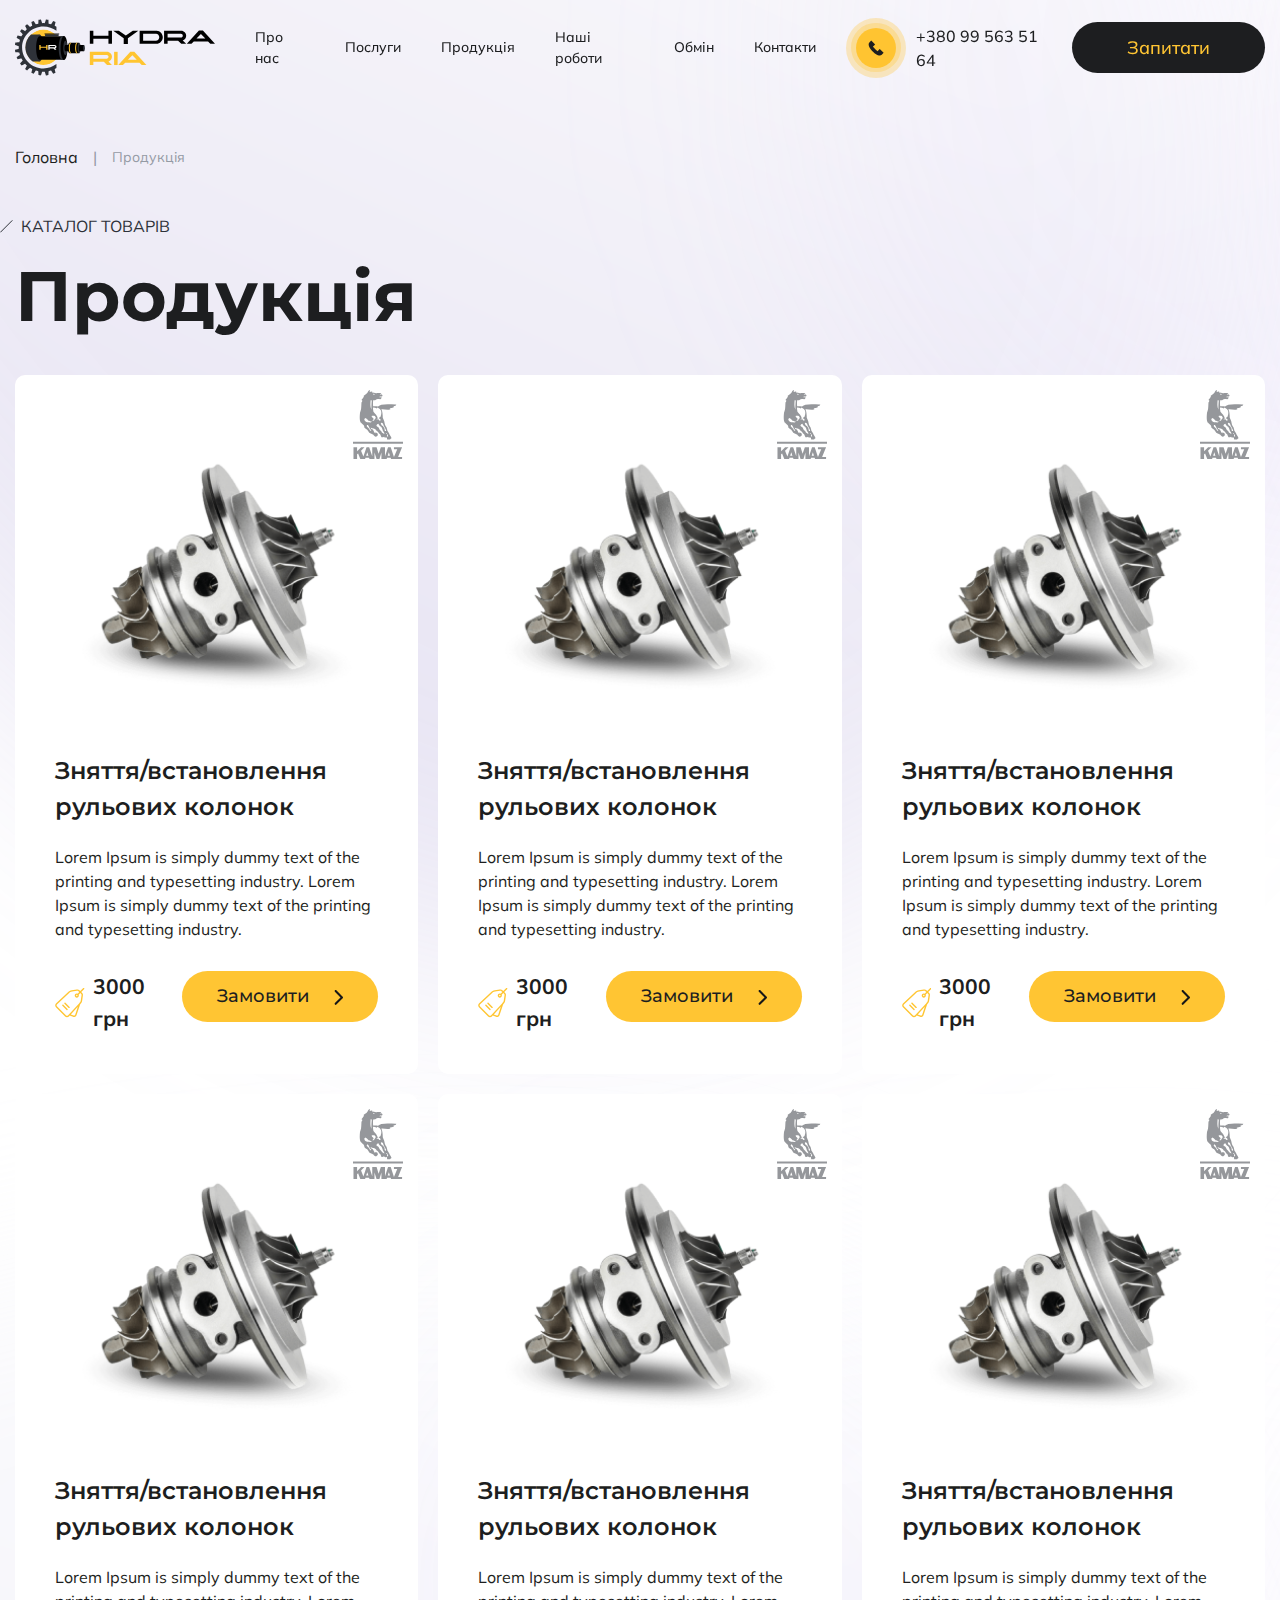
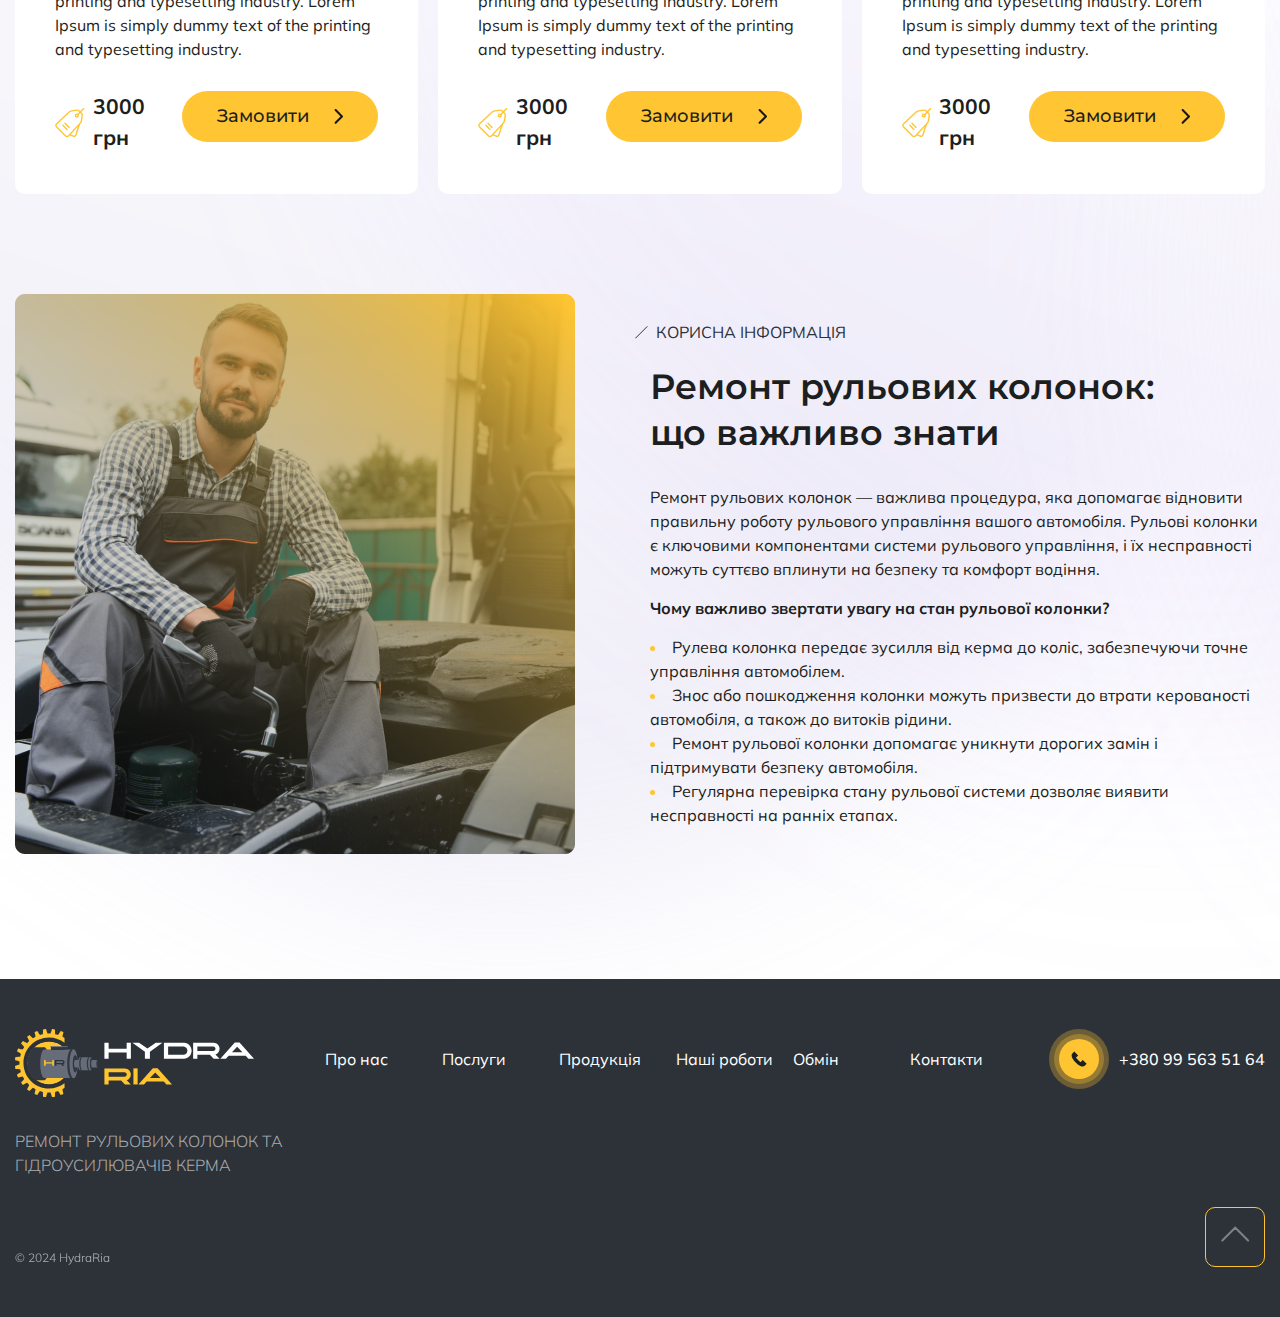
<file: products.html>
<!doctype html>
<html lang="en">

<head>
  <meta charset="UTF-8" />
  <meta name="viewport" content="width=device-width, initial-scale=1.0" />
  <title>Продукція</title>
  <link rel="icon" type="image/png" href="./favicon-96x96.png" sizes="96x96" />
<link rel="icon" type="image/svg+xml" href="./favicon.svg" />
<link rel="shortcut icon" href="./favicon.ico" />
<link rel="apple-touch-icon" sizes="180x180" href="./apple-touch-icon.png" />
<link rel="manifest" href="./site.webmanifest" />
  <script type="module" crossorigin src="assets/main-mELo8Xpo.js"></script>
  <link rel="stylesheet" crossorigin href="assets/main-Bv8y70CR.css">
</head>

<body>
  <div class="wrapper relative "
    style="background-image: url(products-bg.svg); background-repeat: no-repeat; background-size: cover;">
    <header id="header" class="w-[100vw]  z-10 fixed top-0 left-0 max-xl:bg-white 
    xl:[&.scrollled_>_.pad]:bg-white/70 xl:[&.scrollled_>_.pad]:backdrop-blur-md 
    ">
      <div class="pad transition-all top-0 left-0 absolute w-[100%] h-[100%] z-[-1]
    
    "></div>
      <div class="!max-w-[1500px] container flex justify-between h-header items-center 
    xl:gap-[25px]
    2xl:gap-[35px]
     ">
        <a href="index.html">
          <img class="w-[200px] 2xl:w-[270px] max-w-none" src="img/logo.svg" alt="Hydraria Logo">
        </a>
        <div class="max-xl:bg-white max-xl:px-[15px] menu max-xl:absolute max-xl:top-[var(--header-height)] max-xl:h-[calc(100vh_-_var(--header-height))] max-xl:left-[-100%] max-xl:px-[15px]max-xl: w-[100%] max-xl:grid max-xl:py-[30px] max-xl:content-start max-xl:overflow-scroll max-xl:gap-[25px] max-xl:[&.active]:left-0 max-xl:transition-[left] 
        xl:flex-row xl:flex xl:justify-between lg:gap-[15px]

      ">
          <ul class="font-medium text-[20px] flex flex-col items-center gap-[10px] 
          xl:flex-row
          xl:ml-auto xl:mr-auto
        ">
            <li>
              <a class="px-[20px] underline text-[22px]  py-[8px] border border-solid border-transparent rounded-[20px] block [&.active]:border-accent  menu-link
            xl:text-[14px] 2xl:text-[16px] xl:no-underline xl:px-[14px] xl:py-[6px]
            " href="index.html#about"> Про нас


              </a>
            </li>
            <li>
              <a class="px-[20px] underline text-[22px]  py-[8px] border border-solid border-transparent rounded-[20px] block [&.active]:border-accent  menu-link
            xl:text-[14px] 2xl:text-[16px] xl:no-underline xl:px-[14px] xl:py-[6px]
            " href="index.html#services">Послуги


              </a>
            </li>
            <li>
              <a class="px-[20px] underline text-[22px]  py-[8px] border border-solid border-transparent rounded-[20px] block [&.active]:border-accent  menu-link
            xl:text-[14px] 2xl:text-[16px] xl:no-underline xl:px-[14px] xl:py-[6px]
            " href="products.html">Продукція


              </a>
            </li>
            <li>
              <a class="px-[20px] underline text-[22px]  py-[8px] border border-solid border-transparent rounded-[20px] block [&.active]:border-accent  menu-link
            xl:text-[14px] 2xl:text-[16px] xl:no-underline xl:px-[14px] xl:py-[6px]
            " href="index.html#portfolio">Наші роботи


              </a>
            </li>
            <li>
              <a class="px-[20px] underline text-[22px]  py-[8px] border border-solid border-transparent rounded-[20px] block [&.active]:border-accent  menu-link
            xl:text-[14px] 2xl:text-[16px] xl:no-underline xl:px-[14px] xl:py-[6px]
            " href="trade-in.html">Обмін


              </a>
            </li>
            <li>
              <a class="px-[20px] underline text-[22px]  py-[8px] border border-solid border-transparent rounded-[20px] block [&.active]:border-accent  menu-link
            xl:text-[14px] 2xl:text-[16px] xl:no-underline xl:px-[14px] xl:py-[6px]
            " href="index.html#contacts">Контакти
              </a>
            </li>
          </ul>

          <a class="bubble-button  self-center justify-self-center " href="tel:380995635164">
            <div class="outer-circle">
              <div class="outer-circle__ring outer-circle__ring_1"></div>
              <div class="outer-circle__ring outer-circle__ring_2"></div>
              <div class="outer-circle__ring outer-circle__ring_3"></div>
              <svg class="relative z-1" width="16" height="16" viewBox="0 0 16 16" fill="none"
                xmlns="http://www.w3.org/2000/svg">
                <path
                  d="M11.7989 15.5C10.6564 15.5 9.25478 14.9739 7.71065 13.9374C4.58861 11.8424 0.935007 7.54279 0.651834 4.63754C0.561289 3.70837 0.794291 2.95865 1.34452 2.40842L3.25294 0.5L7.1389 4.38596L6.82817 4.69669C6.33251 5.19244 5.52025 6.00296 4.93953 6.57974C5.47374 7.36426 6.50499 8.52359 7.26589 9.28448C7.98613 10.0041 8.81954 10.6591 9.57064 11.1609C10.1117 10.6162 10.84 9.88571 11.4357 9.28879L11.7469 8.97778L15.6328 12.8646L13.7476 14.7498C13.2458 15.2515 12.5836 15.5 11.7989 15.5Z"
                  fill="#1D1E20" />
              </svg>
            </div>
            <div class="">
              +380 99 563 51 64
            </div>
          </a>
          <a href="index.html#callback" class="black-button menu-link justify-self-center self-center !pl-[60px] !pr-[60px]">
            Запитати</a>
        </div>
        <button class="burger w-[50px] h-[50px] flex flex-col justify-center  self-center  gap-[10px] [&.active>span:nth-child(2)]:w-[100%]
        xl:hidden
        ">
          <span class="block bg-dark  w-[100%] h-[3px] rounded-[2px]"></span>
          <span class="block bg-dark  w-[45%] transition-[width] h-[3px] rounded-[2px] "></span>
        </button>
      </div>
    </header>
    <main class="overflow-visible">
      <div id="hero"
        class="mb-[50px] xl:mb-[100px] relative container !max-w-[1500px] min-h-[calc(100vh)] pt-[calc(var(--header-height)_+_50px)]">
        <div class="flex items-center mb-[45px]">
          <a href="index.html">Головна</a>
          <div class="text-gray mx-[15px]">|</div>
          <a class="text-[14px] text-gray" href="products.html">Продукція</a>
      </div>
        <div class="slash-block ">
          <svg class="ml-[-15px] " width="13" height="13" viewBox="0 0 13 13" fill="none"
            xmlns="http://www.w3.org/2000/svg">
            <path d="M12.3516 0.353516L0.351562 12.3535" stroke="#2E3239" />
          </svg>
          <span class="">
            Каталог товарів
          </span>
        </div>
        <h1
          class="text-[40px] mb-[40px] font-second font-bold mt-[20px]  lg:text-[70px] leading-[1.1] lg:max-w-[800px]">
          Продукція
        </h1>

        <div class="grid gap-[20px] md:grid-cols-2 xl:grid-cols-3">
          <div class="p-[10px] sm:p-[15px] xl:p-[40px] relative rounded-[10px] bg-white overflow-hidden">
            <img class="absolute top-[15px] right-[15px] w-[50px] opacity-50" src="1.svg" alt="Kamaz">
            <img class="block  mb-[15px] object-cover aspect-square w-[100%]" src="products.png" alt="Product">
            <div class="font-second text-[24px] font-semibold mb-auto">
              Зняття/встановлення
              рульових колонок
            </div>
            <p class="mb-[30px] mt-[20px]">
              Lorem Ipsum is simply dummy text of the printing and typesetting industry. Lorem Ipsum is simply dummy
              text of the printing and typesetting industry.
            </p>
            <div class="flex justify-between items-center">
              <div class="flex gap-[8px] items-center">
                <svg class="w-[25px] h-[25px] md:w-[31px] md:h-[31px]" viewBox="0 0 31 31" fill="none"
                  xmlns="http://www.w3.org/2000/svg">
                  <path
                    d="M30.1242 0.182969C29.9338 0.188103 29.7527 0.267469 29.6199 0.40406L26.4862 3.53999L25.5419 2.59572C25.0169 2.07075 24.4128 1.78031 23.8174 1.76413C23.4599 1.75441 23.1282 1.80635 22.734 1.86112L17.6218 2.57147C15.741 2.83281 14.7859 3.63854 13.573 4.76883L0.997872 16.4874C0.992813 16.4921 0.98782 16.4968 0.982895 16.5017C0.439357 17.0383 0.203701 17.7722 0.195524 18.4943C0.187354 19.2165 0.415118 19.9805 1.02141 20.4984L0.979329 20.4592L10.5997 30.0795L10.5604 30.0374C11.0783 30.6437 11.8424 30.8715 12.5645 30.8633C13.2867 30.8552 14.0206 30.6195 14.5572 30.076C14.562 30.071 14.5668 30.066 14.5715 30.061L15.4351 29.1338L18.8749 30.4154C19.6221 30.6938 20.3874 30.6422 21.0409 30.3348C21.6944 30.0275 22.264 29.5087 22.5265 28.7915L26.3014 17.4737C27.4256 16.2668 28.2269 15.3114 28.4874 13.437L29.1977 8.32484C29.2525 7.93065 29.3044 7.59886 29.2947 7.24149C29.2786 6.64601 28.9881 6.04195 28.4631 5.51698L27.5189 4.5727L30.6548 1.43677C31.132 0.972252 30.7898 0.163317 30.1242 0.182969ZM23.7774 3.22476C24.0635 3.23253 24.1212 3.2405 24.5092 3.62843L25.4534 4.5727L23.7767 6.25086C23.4905 6.11259 23.1718 6.03262 22.8353 6.03262C21.6339 6.03262 20.6436 7.0229 20.6436 8.22428C20.6436 9.42565 21.6339 10.4159 22.8353 10.4159C24.0367 10.4159 25.0269 9.42565 25.0269 8.22428C25.0269 7.8878 24.9469 7.56908 24.8087 7.28286L26.4862 5.60542L27.4304 6.54969C27.8184 6.93762 27.8263 6.99536 27.8341 7.28143C27.8388 7.453 27.8061 7.72954 27.7514 8.12372L27.041 13.2359C26.8208 14.8209 26.346 15.2838 25.2217 16.4902L13.5166 29.0511C13.3274 29.2423 12.9371 29.3983 12.5481 29.4027C12.1587 29.4071 11.8245 29.2679 11.6716 29.0889C11.6591 29.0744 11.646 29.0603 11.6324 29.0468L2.01204 19.4265C1.99853 19.4129 1.9845 19.3998 1.96996 19.3873C1.79095 19.2343 1.65175 18.9001 1.65615 18.5107C1.66056 18.1218 1.81661 17.7314 2.00776 17.5422L2.00849 17.5415L14.5686 5.83719C15.7751 4.71289 16.238 4.23805 17.823 4.01782L22.9352 3.30747C23.3294 3.2527 23.6059 3.2201 23.7774 3.22476ZM22.8353 7.49325C23.2473 7.49325 23.5656 7.81229 23.5656 8.22428C23.5656 8.63627 23.2473 8.95459 22.8353 8.95459C22.4233 8.95459 22.105 8.63627 22.105 8.22428C22.105 7.81229 22.4233 7.49325 22.8353 7.49325ZM10.4114 15.521C9.75683 15.5218 9.43373 16.3169 9.90215 16.7741L14.2848 21.1574C14.9747 21.8459 16.0074 20.811 15.3175 20.1226L10.9342 15.7421C10.7968 15.6009 10.6083 15.5212 10.4114 15.521ZM8.21972 17.7098C7.56176 17.708 7.23705 18.5088 7.71049 18.9658L12.0938 23.3462C12.7819 24.0811 13.8612 23.0011 13.1258 22.3135L8.74535 17.9338C8.60781 17.7908 8.41807 17.71 8.21972 17.7098ZM23.9037 20.0463L21.1543 28.2894C21.0618 28.5421 20.7713 28.8476 20.419 29.0133C20.0666 29.179 19.7116 29.1742 19.4911 29.0917L16.5128 27.9777L23.9037 20.0463Z"
                    fill="#FFC531" />
                </svg>

                <span class="text-[18px] md:!text-[20px] lg:!text-[21px] 2xl:!text-[30px] font-bold">3000 грн</span>

              </div>
              <button data-dialog-service data-src="#dialog-product"
                class="relative orange-button xl:!px-[35px] self-start flex gap-[25px] items-center "><span>Замовити</span>
                <svg width="9" height="16" viewBox="0 0 9 16" fill="none" xmlns="http://www.w3.org/2000/svg">
                  <path
                    d="M9 8.40468C9 8.67268 8.89909 8.94064 8.69768 9.14496L2.3567 15.5746C1.95334 15.9836 1.29935 15.9836 0.896151 15.5746C0.49295 15.1657 0.49295 14.5027 0.896151 14.0937L6.507 8.40468L0.896347 2.71563C0.493145 2.30662 0.493145 1.64368 0.896347 1.23487C1.29955 0.825663 1.95354 0.825663 2.3569 1.23487L8.69788 7.6644C8.89931 7.86882 9 8.13679 9 8.40468Z"
                    fill="#171717" />
                </svg>
              </button>
            </div>
          </div>
          <div class="p-[10px] sm:p-[15px] xl:p-[40px] relative rounded-[10px] bg-white overflow-hidden">
            <img class="absolute top-[15px] right-[15px] w-[50px] opacity-50" src="1.svg" alt="Kamaz">
            <img class="block  mb-[15px] object-cover aspect-square w-[100%]" src="products.png" alt="Product">
            <div class="font-second text-[24px] font-semibold mb-auto">
              Зняття/встановлення
              рульових колонок
            </div>
            <p class="mb-[30px] mt-[20px]">
              Lorem Ipsum is simply dummy text of the printing and typesetting industry. Lorem Ipsum is simply dummy
              text of the printing and typesetting industry.
            </p>
            <div class="flex justify-between items-center">
              <div class="flex gap-[8px] items-center">
                <svg class="w-[25px] h-[25px] md:w-[31px] md:h-[31px]" viewBox="0 0 31 31" fill="none"
                  xmlns="http://www.w3.org/2000/svg">
                  <path
                    d="M30.1242 0.182969C29.9338 0.188103 29.7527 0.267469 29.6199 0.40406L26.4862 3.53999L25.5419 2.59572C25.0169 2.07075 24.4128 1.78031 23.8174 1.76413C23.4599 1.75441 23.1282 1.80635 22.734 1.86112L17.6218 2.57147C15.741 2.83281 14.7859 3.63854 13.573 4.76883L0.997872 16.4874C0.992813 16.4921 0.98782 16.4968 0.982895 16.5017C0.439357 17.0383 0.203701 17.7722 0.195524 18.4943C0.187354 19.2165 0.415118 19.9805 1.02141 20.4984L0.979329 20.4592L10.5997 30.0795L10.5604 30.0374C11.0783 30.6437 11.8424 30.8715 12.5645 30.8633C13.2867 30.8552 14.0206 30.6195 14.5572 30.076C14.562 30.071 14.5668 30.066 14.5715 30.061L15.4351 29.1338L18.8749 30.4154C19.6221 30.6938 20.3874 30.6422 21.0409 30.3348C21.6944 30.0275 22.264 29.5087 22.5265 28.7915L26.3014 17.4737C27.4256 16.2668 28.2269 15.3114 28.4874 13.437L29.1977 8.32484C29.2525 7.93065 29.3044 7.59886 29.2947 7.24149C29.2786 6.64601 28.9881 6.04195 28.4631 5.51698L27.5189 4.5727L30.6548 1.43677C31.132 0.972252 30.7898 0.163317 30.1242 0.182969ZM23.7774 3.22476C24.0635 3.23253 24.1212 3.2405 24.5092 3.62843L25.4534 4.5727L23.7767 6.25086C23.4905 6.11259 23.1718 6.03262 22.8353 6.03262C21.6339 6.03262 20.6436 7.0229 20.6436 8.22428C20.6436 9.42565 21.6339 10.4159 22.8353 10.4159C24.0367 10.4159 25.0269 9.42565 25.0269 8.22428C25.0269 7.8878 24.9469 7.56908 24.8087 7.28286L26.4862 5.60542L27.4304 6.54969C27.8184 6.93762 27.8263 6.99536 27.8341 7.28143C27.8388 7.453 27.8061 7.72954 27.7514 8.12372L27.041 13.2359C26.8208 14.8209 26.346 15.2838 25.2217 16.4902L13.5166 29.0511C13.3274 29.2423 12.9371 29.3983 12.5481 29.4027C12.1587 29.4071 11.8245 29.2679 11.6716 29.0889C11.6591 29.0744 11.646 29.0603 11.6324 29.0468L2.01204 19.4265C1.99853 19.4129 1.9845 19.3998 1.96996 19.3873C1.79095 19.2343 1.65175 18.9001 1.65615 18.5107C1.66056 18.1218 1.81661 17.7314 2.00776 17.5422L2.00849 17.5415L14.5686 5.83719C15.7751 4.71289 16.238 4.23805 17.823 4.01782L22.9352 3.30747C23.3294 3.2527 23.6059 3.2201 23.7774 3.22476ZM22.8353 7.49325C23.2473 7.49325 23.5656 7.81229 23.5656 8.22428C23.5656 8.63627 23.2473 8.95459 22.8353 8.95459C22.4233 8.95459 22.105 8.63627 22.105 8.22428C22.105 7.81229 22.4233 7.49325 22.8353 7.49325ZM10.4114 15.521C9.75683 15.5218 9.43373 16.3169 9.90215 16.7741L14.2848 21.1574C14.9747 21.8459 16.0074 20.811 15.3175 20.1226L10.9342 15.7421C10.7968 15.6009 10.6083 15.5212 10.4114 15.521ZM8.21972 17.7098C7.56176 17.708 7.23705 18.5088 7.71049 18.9658L12.0938 23.3462C12.7819 24.0811 13.8612 23.0011 13.1258 22.3135L8.74535 17.9338C8.60781 17.7908 8.41807 17.71 8.21972 17.7098ZM23.9037 20.0463L21.1543 28.2894C21.0618 28.5421 20.7713 28.8476 20.419 29.0133C20.0666 29.179 19.7116 29.1742 19.4911 29.0917L16.5128 27.9777L23.9037 20.0463Z"
                    fill="#FFC531" />
                </svg>

                <span class="text-[18px] md:!text-[20px] lg:!text-[21px] 2xl:!text-[30px] font-bold">3000 грн</span>

              </div>
              <button data-dialog-product data-src="#dialog-product"
                class="relative orange-button xl:!px-[35px] self-start flex gap-[25px] items-center "><span>Замовити</span>
                <svg width="9" height="16" viewBox="0 0 9 16" fill="none" xmlns="http://www.w3.org/2000/svg">
                  <path
                    d="M9 8.40468C9 8.67268 8.89909 8.94064 8.69768 9.14496L2.3567 15.5746C1.95334 15.9836 1.29935 15.9836 0.896151 15.5746C0.49295 15.1657 0.49295 14.5027 0.896151 14.0937L6.507 8.40468L0.896347 2.71563C0.493145 2.30662 0.493145 1.64368 0.896347 1.23487C1.29955 0.825663 1.95354 0.825663 2.3569 1.23487L8.69788 7.6644C8.89931 7.86882 9 8.13679 9 8.40468Z"
                    fill="#171717" />
                </svg>
              </button>
            </div>
          </div>
          <div class="p-[10px] sm:p-[15px] xl:p-[40px] relative rounded-[10px] bg-white overflow-hidden">
            <img class="absolute top-[15px] right-[15px] w-[50px] opacity-50" src="1.svg" alt="Kamaz">
            <img class="block  mb-[15px] object-cover aspect-square w-[100%]" src="products.png" alt="Product">
            <div class="font-second text-[24px] font-semibold mb-auto">
              Зняття/встановлення
              рульових колонок
            </div>
            <p class="mb-[30px] mt-[20px]">
              Lorem Ipsum is simply dummy text of the printing and typesetting industry. Lorem Ipsum is simply dummy
              text of the printing and typesetting industry.
            </p>
            <div class="flex justify-between items-center">
              <div class="flex gap-[8px] items-center">
                <svg class="w-[25px] h-[25px] md:w-[31px] md:h-[31px]" viewBox="0 0 31 31" fill="none"
                  xmlns="http://www.w3.org/2000/svg">
                  <path
                    d="M30.1242 0.182969C29.9338 0.188103 29.7527 0.267469 29.6199 0.40406L26.4862 3.53999L25.5419 2.59572C25.0169 2.07075 24.4128 1.78031 23.8174 1.76413C23.4599 1.75441 23.1282 1.80635 22.734 1.86112L17.6218 2.57147C15.741 2.83281 14.7859 3.63854 13.573 4.76883L0.997872 16.4874C0.992813 16.4921 0.98782 16.4968 0.982895 16.5017C0.439357 17.0383 0.203701 17.7722 0.195524 18.4943C0.187354 19.2165 0.415118 19.9805 1.02141 20.4984L0.979329 20.4592L10.5997 30.0795L10.5604 30.0374C11.0783 30.6437 11.8424 30.8715 12.5645 30.8633C13.2867 30.8552 14.0206 30.6195 14.5572 30.076C14.562 30.071 14.5668 30.066 14.5715 30.061L15.4351 29.1338L18.8749 30.4154C19.6221 30.6938 20.3874 30.6422 21.0409 30.3348C21.6944 30.0275 22.264 29.5087 22.5265 28.7915L26.3014 17.4737C27.4256 16.2668 28.2269 15.3114 28.4874 13.437L29.1977 8.32484C29.2525 7.93065 29.3044 7.59886 29.2947 7.24149C29.2786 6.64601 28.9881 6.04195 28.4631 5.51698L27.5189 4.5727L30.6548 1.43677C31.132 0.972252 30.7898 0.163317 30.1242 0.182969ZM23.7774 3.22476C24.0635 3.23253 24.1212 3.2405 24.5092 3.62843L25.4534 4.5727L23.7767 6.25086C23.4905 6.11259 23.1718 6.03262 22.8353 6.03262C21.6339 6.03262 20.6436 7.0229 20.6436 8.22428C20.6436 9.42565 21.6339 10.4159 22.8353 10.4159C24.0367 10.4159 25.0269 9.42565 25.0269 8.22428C25.0269 7.8878 24.9469 7.56908 24.8087 7.28286L26.4862 5.60542L27.4304 6.54969C27.8184 6.93762 27.8263 6.99536 27.8341 7.28143C27.8388 7.453 27.8061 7.72954 27.7514 8.12372L27.041 13.2359C26.8208 14.8209 26.346 15.2838 25.2217 16.4902L13.5166 29.0511C13.3274 29.2423 12.9371 29.3983 12.5481 29.4027C12.1587 29.4071 11.8245 29.2679 11.6716 29.0889C11.6591 29.0744 11.646 29.0603 11.6324 29.0468L2.01204 19.4265C1.99853 19.4129 1.9845 19.3998 1.96996 19.3873C1.79095 19.2343 1.65175 18.9001 1.65615 18.5107C1.66056 18.1218 1.81661 17.7314 2.00776 17.5422L2.00849 17.5415L14.5686 5.83719C15.7751 4.71289 16.238 4.23805 17.823 4.01782L22.9352 3.30747C23.3294 3.2527 23.6059 3.2201 23.7774 3.22476ZM22.8353 7.49325C23.2473 7.49325 23.5656 7.81229 23.5656 8.22428C23.5656 8.63627 23.2473 8.95459 22.8353 8.95459C22.4233 8.95459 22.105 8.63627 22.105 8.22428C22.105 7.81229 22.4233 7.49325 22.8353 7.49325ZM10.4114 15.521C9.75683 15.5218 9.43373 16.3169 9.90215 16.7741L14.2848 21.1574C14.9747 21.8459 16.0074 20.811 15.3175 20.1226L10.9342 15.7421C10.7968 15.6009 10.6083 15.5212 10.4114 15.521ZM8.21972 17.7098C7.56176 17.708 7.23705 18.5088 7.71049 18.9658L12.0938 23.3462C12.7819 24.0811 13.8612 23.0011 13.1258 22.3135L8.74535 17.9338C8.60781 17.7908 8.41807 17.71 8.21972 17.7098ZM23.9037 20.0463L21.1543 28.2894C21.0618 28.5421 20.7713 28.8476 20.419 29.0133C20.0666 29.179 19.7116 29.1742 19.4911 29.0917L16.5128 27.9777L23.9037 20.0463Z"
                    fill="#FFC531" />
                </svg>

                <span class="text-[18px] md:!text-[20px] lg:!text-[21px] 2xl:!text-[30px] font-bold">3000 грн</span>

              </div>
              <button data-dialog-product data-src="#dialog-product"
                class="relative orange-button xl:!px-[35px] self-start flex gap-[25px] items-center "><span>Замовити</span>
                <svg width="9" height="16" viewBox="0 0 9 16" fill="none" xmlns="http://www.w3.org/2000/svg">
                  <path
                    d="M9 8.40468C9 8.67268 8.89909 8.94064 8.69768 9.14496L2.3567 15.5746C1.95334 15.9836 1.29935 15.9836 0.896151 15.5746C0.49295 15.1657 0.49295 14.5027 0.896151 14.0937L6.507 8.40468L0.896347 2.71563C0.493145 2.30662 0.493145 1.64368 0.896347 1.23487C1.29955 0.825663 1.95354 0.825663 2.3569 1.23487L8.69788 7.6644C8.89931 7.86882 9 8.13679 9 8.40468Z"
                    fill="#171717" />
                </svg>
              </button>
            </div>
          </div>
          <div class="p-[10px] sm:p-[15px] xl:p-[40px] relative rounded-[10px] bg-white overflow-hidden">
            <img class="absolute top-[15px] right-[15px] w-[50px] opacity-50" src="1.svg" alt="Kamaz">
            <img class="block  mb-[15px] object-cover aspect-square w-[100%]" src="products.png" alt="Product">
            <div class="font-second text-[24px] font-semibold mb-auto">
              Зняття/встановлення
              рульових колонок
            </div>
            <p class="mb-[30px] mt-[20px]">
              Lorem Ipsum is simply dummy text of the printing and typesetting industry. Lorem Ipsum is simply dummy
              text of the printing and typesetting industry.
            </p>
            <div class="flex justify-between items-center">
              <div class="flex gap-[8px] items-center">
                <svg class="w-[25px] h-[25px] md:w-[31px] md:h-[31px]" viewBox="0 0 31 31" fill="none"
                  xmlns="http://www.w3.org/2000/svg">
                  <path
                    d="M30.1242 0.182969C29.9338 0.188103 29.7527 0.267469 29.6199 0.40406L26.4862 3.53999L25.5419 2.59572C25.0169 2.07075 24.4128 1.78031 23.8174 1.76413C23.4599 1.75441 23.1282 1.80635 22.734 1.86112L17.6218 2.57147C15.741 2.83281 14.7859 3.63854 13.573 4.76883L0.997872 16.4874C0.992813 16.4921 0.98782 16.4968 0.982895 16.5017C0.439357 17.0383 0.203701 17.7722 0.195524 18.4943C0.187354 19.2165 0.415118 19.9805 1.02141 20.4984L0.979329 20.4592L10.5997 30.0795L10.5604 30.0374C11.0783 30.6437 11.8424 30.8715 12.5645 30.8633C13.2867 30.8552 14.0206 30.6195 14.5572 30.076C14.562 30.071 14.5668 30.066 14.5715 30.061L15.4351 29.1338L18.8749 30.4154C19.6221 30.6938 20.3874 30.6422 21.0409 30.3348C21.6944 30.0275 22.264 29.5087 22.5265 28.7915L26.3014 17.4737C27.4256 16.2668 28.2269 15.3114 28.4874 13.437L29.1977 8.32484C29.2525 7.93065 29.3044 7.59886 29.2947 7.24149C29.2786 6.64601 28.9881 6.04195 28.4631 5.51698L27.5189 4.5727L30.6548 1.43677C31.132 0.972252 30.7898 0.163317 30.1242 0.182969ZM23.7774 3.22476C24.0635 3.23253 24.1212 3.2405 24.5092 3.62843L25.4534 4.5727L23.7767 6.25086C23.4905 6.11259 23.1718 6.03262 22.8353 6.03262C21.6339 6.03262 20.6436 7.0229 20.6436 8.22428C20.6436 9.42565 21.6339 10.4159 22.8353 10.4159C24.0367 10.4159 25.0269 9.42565 25.0269 8.22428C25.0269 7.8878 24.9469 7.56908 24.8087 7.28286L26.4862 5.60542L27.4304 6.54969C27.8184 6.93762 27.8263 6.99536 27.8341 7.28143C27.8388 7.453 27.8061 7.72954 27.7514 8.12372L27.041 13.2359C26.8208 14.8209 26.346 15.2838 25.2217 16.4902L13.5166 29.0511C13.3274 29.2423 12.9371 29.3983 12.5481 29.4027C12.1587 29.4071 11.8245 29.2679 11.6716 29.0889C11.6591 29.0744 11.646 29.0603 11.6324 29.0468L2.01204 19.4265C1.99853 19.4129 1.9845 19.3998 1.96996 19.3873C1.79095 19.2343 1.65175 18.9001 1.65615 18.5107C1.66056 18.1218 1.81661 17.7314 2.00776 17.5422L2.00849 17.5415L14.5686 5.83719C15.7751 4.71289 16.238 4.23805 17.823 4.01782L22.9352 3.30747C23.3294 3.2527 23.6059 3.2201 23.7774 3.22476ZM22.8353 7.49325C23.2473 7.49325 23.5656 7.81229 23.5656 8.22428C23.5656 8.63627 23.2473 8.95459 22.8353 8.95459C22.4233 8.95459 22.105 8.63627 22.105 8.22428C22.105 7.81229 22.4233 7.49325 22.8353 7.49325ZM10.4114 15.521C9.75683 15.5218 9.43373 16.3169 9.90215 16.7741L14.2848 21.1574C14.9747 21.8459 16.0074 20.811 15.3175 20.1226L10.9342 15.7421C10.7968 15.6009 10.6083 15.5212 10.4114 15.521ZM8.21972 17.7098C7.56176 17.708 7.23705 18.5088 7.71049 18.9658L12.0938 23.3462C12.7819 24.0811 13.8612 23.0011 13.1258 22.3135L8.74535 17.9338C8.60781 17.7908 8.41807 17.71 8.21972 17.7098ZM23.9037 20.0463L21.1543 28.2894C21.0618 28.5421 20.7713 28.8476 20.419 29.0133C20.0666 29.179 19.7116 29.1742 19.4911 29.0917L16.5128 27.9777L23.9037 20.0463Z"
                    fill="#FFC531" />
                </svg>

                <span class="text-[18px] md:!text-[20px] lg:!text-[21px] 2xl:!text-[30px] font-bold">3000 грн</span>

              </div>
              <button data-dialog-product data-src="#dialog-product"
                class="relative orange-button xl:!px-[35px] self-start flex gap-[25px] items-center "><span>Замовити</span>
                <svg width="9" height="16" viewBox="0 0 9 16" fill="none" xmlns="http://www.w3.org/2000/svg">
                  <path
                    d="M9 8.40468C9 8.67268 8.89909 8.94064 8.69768 9.14496L2.3567 15.5746C1.95334 15.9836 1.29935 15.9836 0.896151 15.5746C0.49295 15.1657 0.49295 14.5027 0.896151 14.0937L6.507 8.40468L0.896347 2.71563C0.493145 2.30662 0.493145 1.64368 0.896347 1.23487C1.29955 0.825663 1.95354 0.825663 2.3569 1.23487L8.69788 7.6644C8.89931 7.86882 9 8.13679 9 8.40468Z"
                    fill="#171717" />
                </svg>
              </button>
            </div>
          </div>
          <div class="p-[10px] sm:p-[15px] xl:p-[40px] relative rounded-[10px] bg-white overflow-hidden">
            <img class="absolute top-[15px] right-[15px] w-[50px] opacity-50" src="1.svg" alt="Kamaz">
            <img class="block  mb-[15px] object-cover aspect-square w-[100%]" src="products.png" alt="Product">
            <div class="font-second text-[24px] font-semibold mb-auto">
              Зняття/встановлення
              рульових колонок
            </div>
            <p class="mb-[30px] mt-[20px]">
              Lorem Ipsum is simply dummy text of the printing and typesetting industry. Lorem Ipsum is simply dummy
              text of the printing and typesetting industry.
            </p>
            <div class="flex justify-between items-center">
              <div class="flex gap-[8px] items-center">
                <svg class="w-[25px] h-[25px] md:w-[31px] md:h-[31px]" viewBox="0 0 31 31" fill="none"
                  xmlns="http://www.w3.org/2000/svg">
                  <path
                    d="M30.1242 0.182969C29.9338 0.188103 29.7527 0.267469 29.6199 0.40406L26.4862 3.53999L25.5419 2.59572C25.0169 2.07075 24.4128 1.78031 23.8174 1.76413C23.4599 1.75441 23.1282 1.80635 22.734 1.86112L17.6218 2.57147C15.741 2.83281 14.7859 3.63854 13.573 4.76883L0.997872 16.4874C0.992813 16.4921 0.98782 16.4968 0.982895 16.5017C0.439357 17.0383 0.203701 17.7722 0.195524 18.4943C0.187354 19.2165 0.415118 19.9805 1.02141 20.4984L0.979329 20.4592L10.5997 30.0795L10.5604 30.0374C11.0783 30.6437 11.8424 30.8715 12.5645 30.8633C13.2867 30.8552 14.0206 30.6195 14.5572 30.076C14.562 30.071 14.5668 30.066 14.5715 30.061L15.4351 29.1338L18.8749 30.4154C19.6221 30.6938 20.3874 30.6422 21.0409 30.3348C21.6944 30.0275 22.264 29.5087 22.5265 28.7915L26.3014 17.4737C27.4256 16.2668 28.2269 15.3114 28.4874 13.437L29.1977 8.32484C29.2525 7.93065 29.3044 7.59886 29.2947 7.24149C29.2786 6.64601 28.9881 6.04195 28.4631 5.51698L27.5189 4.5727L30.6548 1.43677C31.132 0.972252 30.7898 0.163317 30.1242 0.182969ZM23.7774 3.22476C24.0635 3.23253 24.1212 3.2405 24.5092 3.62843L25.4534 4.5727L23.7767 6.25086C23.4905 6.11259 23.1718 6.03262 22.8353 6.03262C21.6339 6.03262 20.6436 7.0229 20.6436 8.22428C20.6436 9.42565 21.6339 10.4159 22.8353 10.4159C24.0367 10.4159 25.0269 9.42565 25.0269 8.22428C25.0269 7.8878 24.9469 7.56908 24.8087 7.28286L26.4862 5.60542L27.4304 6.54969C27.8184 6.93762 27.8263 6.99536 27.8341 7.28143C27.8388 7.453 27.8061 7.72954 27.7514 8.12372L27.041 13.2359C26.8208 14.8209 26.346 15.2838 25.2217 16.4902L13.5166 29.0511C13.3274 29.2423 12.9371 29.3983 12.5481 29.4027C12.1587 29.4071 11.8245 29.2679 11.6716 29.0889C11.6591 29.0744 11.646 29.0603 11.6324 29.0468L2.01204 19.4265C1.99853 19.4129 1.9845 19.3998 1.96996 19.3873C1.79095 19.2343 1.65175 18.9001 1.65615 18.5107C1.66056 18.1218 1.81661 17.7314 2.00776 17.5422L2.00849 17.5415L14.5686 5.83719C15.7751 4.71289 16.238 4.23805 17.823 4.01782L22.9352 3.30747C23.3294 3.2527 23.6059 3.2201 23.7774 3.22476ZM22.8353 7.49325C23.2473 7.49325 23.5656 7.81229 23.5656 8.22428C23.5656 8.63627 23.2473 8.95459 22.8353 8.95459C22.4233 8.95459 22.105 8.63627 22.105 8.22428C22.105 7.81229 22.4233 7.49325 22.8353 7.49325ZM10.4114 15.521C9.75683 15.5218 9.43373 16.3169 9.90215 16.7741L14.2848 21.1574C14.9747 21.8459 16.0074 20.811 15.3175 20.1226L10.9342 15.7421C10.7968 15.6009 10.6083 15.5212 10.4114 15.521ZM8.21972 17.7098C7.56176 17.708 7.23705 18.5088 7.71049 18.9658L12.0938 23.3462C12.7819 24.0811 13.8612 23.0011 13.1258 22.3135L8.74535 17.9338C8.60781 17.7908 8.41807 17.71 8.21972 17.7098ZM23.9037 20.0463L21.1543 28.2894C21.0618 28.5421 20.7713 28.8476 20.419 29.0133C20.0666 29.179 19.7116 29.1742 19.4911 29.0917L16.5128 27.9777L23.9037 20.0463Z"
                    fill="#FFC531" />
                </svg>

                <span class="text-[18px] md:!text-[20px] lg:!text-[21px] 2xl:!text-[30px] font-bold">3000 грн</span>

              </div>
              <button data-dialog-product data-src="#dialog-product"
                class="relative orange-button xl:!px-[35px] self-start flex gap-[25px] items-center "><span>Замовити</span>
                <svg width="9" height="16" viewBox="0 0 9 16" fill="none" xmlns="http://www.w3.org/2000/svg">
                  <path
                    d="M9 8.40468C9 8.67268 8.89909 8.94064 8.69768 9.14496L2.3567 15.5746C1.95334 15.9836 1.29935 15.9836 0.896151 15.5746C0.49295 15.1657 0.49295 14.5027 0.896151 14.0937L6.507 8.40468L0.896347 2.71563C0.493145 2.30662 0.493145 1.64368 0.896347 1.23487C1.29955 0.825663 1.95354 0.825663 2.3569 1.23487L8.69788 7.6644C8.89931 7.86882 9 8.13679 9 8.40468Z"
                    fill="#171717" />
                </svg>
              </button>
            </div>
          </div>
          <div class="p-[10px] sm:p-[15px] xl:p-[40px] relative rounded-[10px] bg-white overflow-hidden">
            <img class="absolute top-[15px] right-[15px] w-[50px] opacity-50" src="1.svg" alt="Kamaz">
            <img class="block  mb-[15px] object-cover aspect-square w-[100%]" src="products.png" alt="Product">
            <div class="font-second text-[24px] font-semibold mb-auto">
              Зняття/встановлення
              рульових колонок
            </div>
            <p class="mb-[30px] mt-[20px]">
              Lorem Ipsum is simply dummy text of the printing and typesetting industry. Lorem Ipsum is simply dummy
              text of the printing and typesetting industry.
            </p>
            <div class="flex justify-between items-center">
              <div class="flex gap-[8px] items-center">
                <svg class="w-[25px] h-[25px] md:w-[31px] md:h-[31px]" viewBox="0 0 31 31" fill="none"
                  xmlns="http://www.w3.org/2000/svg">
                  <path
                    d="M30.1242 0.182969C29.9338 0.188103 29.7527 0.267469 29.6199 0.40406L26.4862 3.53999L25.5419 2.59572C25.0169 2.07075 24.4128 1.78031 23.8174 1.76413C23.4599 1.75441 23.1282 1.80635 22.734 1.86112L17.6218 2.57147C15.741 2.83281 14.7859 3.63854 13.573 4.76883L0.997872 16.4874C0.992813 16.4921 0.98782 16.4968 0.982895 16.5017C0.439357 17.0383 0.203701 17.7722 0.195524 18.4943C0.187354 19.2165 0.415118 19.9805 1.02141 20.4984L0.979329 20.4592L10.5997 30.0795L10.5604 30.0374C11.0783 30.6437 11.8424 30.8715 12.5645 30.8633C13.2867 30.8552 14.0206 30.6195 14.5572 30.076C14.562 30.071 14.5668 30.066 14.5715 30.061L15.4351 29.1338L18.8749 30.4154C19.6221 30.6938 20.3874 30.6422 21.0409 30.3348C21.6944 30.0275 22.264 29.5087 22.5265 28.7915L26.3014 17.4737C27.4256 16.2668 28.2269 15.3114 28.4874 13.437L29.1977 8.32484C29.2525 7.93065 29.3044 7.59886 29.2947 7.24149C29.2786 6.64601 28.9881 6.04195 28.4631 5.51698L27.5189 4.5727L30.6548 1.43677C31.132 0.972252 30.7898 0.163317 30.1242 0.182969ZM23.7774 3.22476C24.0635 3.23253 24.1212 3.2405 24.5092 3.62843L25.4534 4.5727L23.7767 6.25086C23.4905 6.11259 23.1718 6.03262 22.8353 6.03262C21.6339 6.03262 20.6436 7.0229 20.6436 8.22428C20.6436 9.42565 21.6339 10.4159 22.8353 10.4159C24.0367 10.4159 25.0269 9.42565 25.0269 8.22428C25.0269 7.8878 24.9469 7.56908 24.8087 7.28286L26.4862 5.60542L27.4304 6.54969C27.8184 6.93762 27.8263 6.99536 27.8341 7.28143C27.8388 7.453 27.8061 7.72954 27.7514 8.12372L27.041 13.2359C26.8208 14.8209 26.346 15.2838 25.2217 16.4902L13.5166 29.0511C13.3274 29.2423 12.9371 29.3983 12.5481 29.4027C12.1587 29.4071 11.8245 29.2679 11.6716 29.0889C11.6591 29.0744 11.646 29.0603 11.6324 29.0468L2.01204 19.4265C1.99853 19.4129 1.9845 19.3998 1.96996 19.3873C1.79095 19.2343 1.65175 18.9001 1.65615 18.5107C1.66056 18.1218 1.81661 17.7314 2.00776 17.5422L2.00849 17.5415L14.5686 5.83719C15.7751 4.71289 16.238 4.23805 17.823 4.01782L22.9352 3.30747C23.3294 3.2527 23.6059 3.2201 23.7774 3.22476ZM22.8353 7.49325C23.2473 7.49325 23.5656 7.81229 23.5656 8.22428C23.5656 8.63627 23.2473 8.95459 22.8353 8.95459C22.4233 8.95459 22.105 8.63627 22.105 8.22428C22.105 7.81229 22.4233 7.49325 22.8353 7.49325ZM10.4114 15.521C9.75683 15.5218 9.43373 16.3169 9.90215 16.7741L14.2848 21.1574C14.9747 21.8459 16.0074 20.811 15.3175 20.1226L10.9342 15.7421C10.7968 15.6009 10.6083 15.5212 10.4114 15.521ZM8.21972 17.7098C7.56176 17.708 7.23705 18.5088 7.71049 18.9658L12.0938 23.3462C12.7819 24.0811 13.8612 23.0011 13.1258 22.3135L8.74535 17.9338C8.60781 17.7908 8.41807 17.71 8.21972 17.7098ZM23.9037 20.0463L21.1543 28.2894C21.0618 28.5421 20.7713 28.8476 20.419 29.0133C20.0666 29.179 19.7116 29.1742 19.4911 29.0917L16.5128 27.9777L23.9037 20.0463Z"
                    fill="#FFC531" />
                </svg>

                <span class="text-[18px] md:!text-[20px] lg:!text-[21px] 2xl:!text-[30px] font-bold">3000 грн</span>

              </div>
              <button data-dialog-product data-src="#dialog-product"
                class="relative orange-button xl:!px-[35px] self-start flex gap-[25px] items-center "><span>Замовити</span>
                <svg width="9" height="16" viewBox="0 0 9 16" fill="none" xmlns="http://www.w3.org/2000/svg">
                  <path
                    d="M9 8.40468C9 8.67268 8.89909 8.94064 8.69768 9.14496L2.3567 15.5746C1.95334 15.9836 1.29935 15.9836 0.896151 15.5746C0.49295 15.1657 0.49295 14.5027 0.896151 14.0937L6.507 8.40468L0.896347 2.71563C0.493145 2.30662 0.493145 1.64368 0.896347 1.23487C1.29955 0.825663 1.95354 0.825663 2.3569 1.23487L8.69788 7.6644C8.89931 7.86882 9 8.13679 9 8.40468Z"
                    fill="#171717" />
                </svg>
              </button>
            </div>
          </div>
        </div>

      </div>
      <div
      class="mb-[75px] md:mb-[125px] container grid gap-[75px] lg:grid-cols-[minmax(auto,560px)_1fr] items-center ">
      <div>
        <img class="w-[100%]" src="info.png" alt="">
      </div>
      <div class="">
        <div class="slash-block   relative mb-[20px]">
          <svg class="ml-[-15px] " width="13" height="13" viewBox="0 0 13 13" fill="none"
            xmlns="http://www.w3.org/2000/svg">
            <path d="M12.3516 0.353516L0.351562 12.3535" stroke="currentColor" />
          </svg>
          <span class="">
            Корисна інформація
          </span>
        </div>
        <div class="max-h-[470px] overflow-y-auto">

          <h6 class="title !text-[35px] !xl:text-[45px] !2xl:text-[50px]">Ремонт рульових колонок: <br> що важливо знати
          </h6>
          <div class="[&_>*:not(:first-child)]:mt-[15px] mt-[30px]">
            <p>
              Ремонт рульових колонок — важлива процедура, яка допомагає відновити правильну роботу рульового управління
              вашого автомобіля. Рульові колонки є ключовими компонентами системи рульового управління, і їх
              несправності можуть суттєво вплинути на безпеку та комфорт водіння.
            </p>
            <b class="block">Чому важливо звертати увагу на стан рульової колонки?</b>
            <ul class="list-inside list-disc">
              <li>
                Рулева колонка передає зусилля від керма до коліс, забезпечуючи точне управління автомобілем.
              </li>
              <li>
                Знос або пошкодження колонки можуть призвести до втрати керованості автомобіля, а також до витоків
                рідини.
              </li>
              <li>
                Ремонт рульової колонки допомагає уникнути дорогих замін і підтримувати безпеку автомобіля.
              </li>
              <li>
                Регулярна перевірка стану рульової системи дозволяє виявити несправності на ранніх етапах.
              </li>
            </ul>

          </div>

        </div>

      </div>
    </div>



    </main>
    <footer class="bg-darkGray py-[50px]">
      <div class="container">
        <div>
          <div class="mb-[30px] grid gap-[25px] lg:grid-cols-[auto_auto_auto] justify-between items-start">
            <div class="">
              <a class="mb-[25px] mr-auto inline-block" href="index.html">
                <img src="img/footer-logo.svg" alt="Hydraria Logo">
              </a>
              <div class="font-light uppercase text-[16px] text-white/60">
                Ремонт рульових колонок та <br> гідроусилювачів керма
              </div>
            </div>

            <ul
              class="text-white grid gap-[15px] text-[16px] grid-cols-2 lg:grid-cols-3 xl:grid-cols-6 xl:gap-[20px] xl:mt-[18px]">
              <li> <a href="index.html#about"> Про нас</a></li>
              <li> <a href="index.html#services"> Послуги</a></li>
              <li> <a href="products.html"> Продукція</a></li>
              <li> <a href="index.html#protfolio"> Наші роботи</a></li>
              <li> <a href="trade-in.html"> Обмін</a></li>
              <li> <a href="index.html#contacts">Контакти</a></li>
            </ul>

            <a class="bubble-button mr-auto text-white " href="tel:380995635164">
              <div class="outer-circle">
                <div class="outer-circle__ring outer-circle__ring_1"></div>
                <div class="outer-circle__ring outer-circle__ring_2"></div>
                <div class="outer-circle__ring outer-circle__ring_3"></div>
                <svg class="relative z-1" width="16" height="16" viewBox="0 0 16 16" fill="none"
                  xmlns="http://www.w3.org/2000/svg">
                  <path
                    d="M11.7989 15.5C10.6564 15.5 9.25478 14.9739 7.71065 13.9374C4.58861 11.8424 0.935007 7.54279 0.651834 4.63754C0.561289 3.70837 0.794291 2.95865 1.34452 2.40842L3.25294 0.5L7.1389 4.38596L6.82817 4.69669C6.33251 5.19244 5.52025 6.00296 4.93953 6.57974C5.47374 7.36426 6.50499 8.52359 7.26589 9.28448C7.98613 10.0041 8.81954 10.6591 9.57064 11.1609C10.1117 10.6162 10.84 9.88571 11.4357 9.28879L11.7469 8.97778L15.6328 12.8646L13.7476 14.7498C13.2458 15.2515 12.5836 15.5 11.7989 15.5Z"
                    fill="#1D1E20" />
                </svg>
              </div>
              <div class="">
                +380 99 563 51 64
              </div>
            </a>
          </div>
          <div class="flex justify-between items-end">
            <div class="font-light text-[12px] text-white opacity-60">© 2024 HydraRia</div>

            <a href="#hero">
              <svg width="60" height="60" viewBox="0 0 60 60" fill="none" xmlns="http://www.w3.org/2000/svg">
                <rect x="0.5" y="0.5" width="59" height="59" rx="9.5" stroke="#FFC531" />
                <path
                  d="M16.6328 33.5065L16.2793 33.153L15.9257 33.5065L16.2793 33.8601L16.6328 33.5065ZM16.9864 33.153L16.6328 32.7994H16.6328L16.9864 33.153ZM17.3399 34.2136L16.9864 34.5672L17.3399 34.9207L17.6935 34.5672L17.3399 34.2136ZM17.6935 33.8601L18.047 34.2136V34.2136L17.6935 33.8601ZM30.1971 21.3565L30.5506 21.0029L30.1971 20.6494L29.8435 21.0029L30.1971 21.3565ZM42.7007 33.8601L42.3471 34.2136V34.2136L42.7007 33.8601ZM43.0542 34.2136L42.7007 34.5672L43.0542 34.9207L43.4078 34.5672L43.0542 34.2136ZM43.7613 33.5065L44.1149 33.8601L44.4684 33.5065L44.1149 33.153L43.7613 33.5065ZM43.4078 33.153L43.0542 33.5065V33.5065L43.4078 33.153ZM30.9042 20.6494L30.5506 21.0029L30.5506 21.0029L30.9042 20.6494ZM30.5506 20.2958L30.9042 19.9423L30.9042 19.9423L30.5506 20.2958ZM30.1971 19.9423L30.5506 19.5887L30.1971 19.2352L29.8435 19.5887L30.1971 19.9423ZM29.8435 20.2958L29.49 19.9423L29.49 19.9423L29.8435 20.2958ZM29.49 20.6494L29.8435 21.0029L29.8435 21.0029L29.49 20.6494ZM16.9864 33.8601L17.3399 33.5065L16.6328 32.7994L16.2793 33.153L16.9864 33.8601ZM17.6935 33.8601L16.9864 33.153L16.2793 33.8601L16.9864 34.5672L17.6935 33.8601ZM17.3399 33.5065L16.9864 33.8601L17.6935 34.5672L18.047 34.2136L17.3399 33.5065ZM29.8435 21.0029L17.3399 33.5065L18.047 34.2136L30.5506 21.71L29.8435 21.0029ZM29.8435 21.71L42.3471 34.2136L43.0542 33.5065L30.5506 21.0029L29.8435 21.71ZM42.3471 34.2136L42.7007 34.5672L43.4078 33.8601L43.0542 33.5065L42.3471 34.2136ZM43.4078 34.5672L44.1149 33.8601L43.4078 33.153L42.7007 33.8601L43.4078 34.5672ZM44.1149 33.153L43.7613 32.7994L43.0542 33.5065L43.4078 33.8601L44.1149 33.153ZM43.7613 32.7994L31.2577 20.2958L30.5506 21.0029L43.0542 33.5065L43.7613 32.7994ZM30.1971 20.6494L30.5506 21.0029L31.2577 20.2958L30.9042 19.9423L30.1971 20.6494ZM29.8435 20.2958L30.1971 20.6494L30.9042 19.9423L30.5506 19.5887L29.8435 20.2958ZM30.1971 20.6494L30.5506 20.2958L29.8435 19.5887L29.49 19.9423L30.1971 20.6494ZM29.8435 21.0029L30.1971 20.6494L29.49 19.9423L29.1364 20.2958L29.8435 21.0029ZM17.3399 33.5065L29.8435 21.0029L29.1364 20.2958L16.6328 32.7994L17.3399 33.5065Z"
                  fill="#7F8185" />
              </svg>
            </a>

          </div>
        </div>
      </div>
    </footer>
  </div>

  
  <div class="" id="dialog-product" style="display:none;max-width:1200px; width: 100%;">
    <div class="overflow-hidden z-[-1] absolute top-0 left-0 w-[100%] h-[100%]  rounded-[10px]">
      <div class=" flex justify-center items-center opacity-80 aspect-square  absolute w-[450px]  z-[-1] bottom-[-25%] right-[-75%] 
      lg:w-[860px] lg:bottom-[-99%] lg:right-[-37%] 
      
      ">
        <!-- <span class=""> -->
        <span style="animation-duration: 3.5s; animation-timing-function: linear;"
          class=" animate-pulse absolute inline-flex h-full w-full rounded-full bg-[#D9DBE2] opacity-25 "></span>
        <span style="animation-duration: 4.5s; animation-timing-function: linear;"
          class=" animate-pulse relative inline-flex rounded-full w-[60%] aspect-square bg-[#F1F1F1] "></span>
        <!-- </span> -->
      </div>
      <div class=" flex justify-center items-center aspect-square  absolute w-[250px]  z-[-1] bottom-auto left-[-148px] top-[-159px]  
      lg:w-[560px] lg:left-[-343px] lg:top-[-388px]
      
      " style="">
        <!-- <span class=""> -->
        <span style="animation-duration: 4.5s; animation-timing-function: linear;"
          class=" animate-pulse absolute inline-flex h-full w-full rounded-full bg-[#D9DBE2] opacity-25 "></span>
        <span style="animation-duration: 5.3s; animation-timing-function: linear;"
          class=" animate-pulse relative inline-flex rounded-full w-[60%] aspect-square bg-[#F1F1F1] "></span>
        <!-- </span> -->
      </div>

    </div>

    <h5 class="title max-md:text-[30px] mb-[25px] lg:text-[50px] lg:mb-[30px]">
      Замовляйте послугу
    </h5>
    <p class="mb-[45px] text-[22px]">
      Введіть ваші дані, і ми вам зателефонуємо
    </p>



    <form action="" class="form-group grid gap-[20px] mb-[55px]  relative md:grid-cols-3">
      <label>
        <div class="font-second text-[15px] font-medium mb-[10px]  ">* Ваше ім'я:</div>
        <input class="input w-[75%] lg:w-[100%] bg-transparent" type="text" placeholder="Введіть ім'я" required>
      </label>
      <label>
        <div class="font-second  text-[15px] font-medium mb-[10px] ">* Ваш телефон:</div>
        <input class="input w-[75%] lg:w-[100%] bg-transparent" name="phone" type="number" placeholder="Введіть телефон" required>
      </label>
      <button class="orange-button md:self-end md:justify-self-start">
        Підтвердити
      </button>
    </form>

    <a class="bubble-button mt-auto self-start  lg:mr-[25px]" href="tel:380995635164">
      <div class="outer-circle">
        <div class="outer-circle__ring outer-circle__ring_1"></div>
        <div class="outer-circle__ring outer-circle__ring_2"></div>
        <div class="outer-circle__ring outer-circle__ring_3"></div>
        <svg class="relative z-1" width="16" height="16" viewBox="0 0 16 16" fill="none"
          xmlns="http://www.w3.org/2000/svg">
          <path
            d="M11.7989 15.5C10.6564 15.5 9.25478 14.9739 7.71065 13.9374C4.58861 11.8424 0.935007 7.54279 0.651834 4.63754C0.561289 3.70837 0.794291 2.95865 1.34452 2.40842L3.25294 0.5L7.1389 4.38596L6.82817 4.69669C6.33251 5.19244 5.52025 6.00296 4.93953 6.57974C5.47374 7.36426 6.50499 8.52359 7.26589 9.28448C7.98613 10.0041 8.81954 10.6591 9.57064 11.1609C10.1117 10.6162 10.84 9.88571 11.4357 9.28879L11.7469 8.97778L15.6328 12.8646L13.7476 14.7498C13.2458 15.2515 12.5836 15.5 11.7989 15.5Z"
            fill="#1D1E20" />
        </svg>
      </div>
      <div class="">
        +380 99 563 51 64
      </div>
    </a>

    <button class=" absolute !top-[15px] left-auto !right-[15px] lg:!top-[30px] lg:!right-[30px] " data-fancybox-close>
      <svg width="31" height="31" viewBox="0 0 31 31" fill="none" xmlns="http://www.w3.org/2000/svg">
        <path
          d="M0.513367 30.4903C0.614947 30.5919 0.735575 30.6726 0.868354 30.7277C1.00113 30.7827 1.14346 30.811 1.2872 30.811C1.43093 30.811 1.57326 30.7827 1.70604 30.7277C1.83882 30.6726 1.95944 30.5919 2.06102 30.4903L15.5032 17.0481L28.9509 30.4903C29.1561 30.6955 29.4345 30.8108 29.7247 30.8108C30.0149 30.8108 30.2933 30.6955 30.4985 30.4903C30.7038 30.285 30.8191 30.0067 30.8191 29.7164C30.8191 29.4262 30.7038 29.1478 30.4985 28.9426L17.0509 15.5004L30.4931 2.05276C30.6983 1.84752 30.8136 1.56917 30.8136 1.27893C30.8136 0.988687 30.6983 0.710332 30.4931 0.5051C30.2878 0.299868 30.0095 0.18457 29.7192 0.18457C29.429 0.18457 29.1506 0.299868 28.9454 0.5051L15.5032 13.9528L2.05555 0.510569C1.84632 0.331384 1.57717 0.237752 1.3019 0.248385C1.02663 0.259017 0.76551 0.373131 0.57072 0.567922C0.375929 0.762713 0.261815 1.02383 0.251183 1.2991C0.24055 1.57438 0.334182 1.84352 0.513367 2.05276L13.9556 15.5004L0.513367 28.9481C0.309655 29.153 0.195313 29.4302 0.195312 29.7192C0.195313 30.0081 0.309655 30.2853 0.513367 30.4903Z"
          fill="#2E3239" />
      </svg>
    </button>
  </div>
  <div class="" id="dialog-service" style="display:none;max-width:1200px; width: 100%;">
    <div class="overflow-hidden z-[-1] absolute top-0 left-0 w-[100%] h-[100%]  rounded-[10px]">
      <div class=" flex justify-center items-center opacity-80 aspect-square  absolute w-[450px]  z-[-1] bottom-[-25%] right-[-75%] 
      lg:w-[860px] lg:bottom-[-99%] lg:right-[-37%] 
      
      ">
        <!-- <span class=""> -->
        <span style="animation-duration: 3.5s; animation-timing-function: linear;"
          class=" animate-pulse absolute inline-flex h-full w-full rounded-full bg-[#D9DBE2] opacity-25 "></span>
        <span style="animation-duration: 4.5s; animation-timing-function: linear;"
          class=" animate-pulse relative inline-flex rounded-full w-[60%] aspect-square bg-[#F1F1F1] "></span>
        <!-- </span> -->
      </div>
      <div class=" flex justify-center items-center aspect-square  absolute w-[250px]  z-[-1] bottom-auto left-[-148px] top-[-159px]  
      lg:w-[560px] lg:left-[-343px] lg:top-[-388px]
      
      " style="">
        <!-- <span class=""> -->
        <span style="animation-duration: 4.5s; animation-timing-function: linear;"
          class=" animate-pulse absolute inline-flex h-full w-full rounded-full bg-[#D9DBE2] opacity-25 "></span>
        <span style="animation-duration: 5.3s; animation-timing-function: linear;"
          class=" animate-pulse relative inline-flex rounded-full w-[60%] aspect-square bg-[#F1F1F1] "></span>
        <!-- </span> -->
      </div>

    </div>

    <h5 class="title max-md:text-[30px] mb-[25px] lg:text-[50px] lg:mb-[30px]">
      Замовляйте послугу
    </h5>
    <p class="mb-[45px] text-[22px]">
      Введіть ваші дані, і ми з вами зв'яжемося
    </p>



    <form action="" class="form-group grid gap-[20px] mb-[55px]  relative md:grid-cols-3">
      <label>
        <div class="font-second text-[15px] font-medium mb-[10px]  ">* Ваше ім'я:</div>
        <input class="input w-[75%] lg:w-[100%] bg-transparent" type="text" placeholder="Введіть ім'я" required>
      </label>
      <label>
        <div class="font-second  text-[15px] font-medium mb-[10px] ">* Ваш телефон:</div>
        <input class="input w-[75%] lg:w-[100%] bg-transparent" name="phone" type="number" placeholder="Введіть телефон" required>
      </label>
      <button class="orange-button md:self-end md:justify-self-start">
        Підтвердити
      </button>
    </form>

    <a class="bubble-button mt-auto self-start  lg:mr-[25px]" href="tel:380995635164">
      <div class="outer-circle">
        <div class="outer-circle__ring outer-circle__ring_1"></div>
        <div class="outer-circle__ring outer-circle__ring_2"></div>
        <div class="outer-circle__ring outer-circle__ring_3"></div>
        <svg class="relative z-1" width="16" height="16" viewBox="0 0 16 16" fill="none"
          xmlns="http://www.w3.org/2000/svg">
          <path
            d="M11.7989 15.5C10.6564 15.5 9.25478 14.9739 7.71065 13.9374C4.58861 11.8424 0.935007 7.54279 0.651834 4.63754C0.561289 3.70837 0.794291 2.95865 1.34452 2.40842L3.25294 0.5L7.1389 4.38596L6.82817 4.69669C6.33251 5.19244 5.52025 6.00296 4.93953 6.57974C5.47374 7.36426 6.50499 8.52359 7.26589 9.28448C7.98613 10.0041 8.81954 10.6591 9.57064 11.1609C10.1117 10.6162 10.84 9.88571 11.4357 9.28879L11.7469 8.97778L15.6328 12.8646L13.7476 14.7498C13.2458 15.2515 12.5836 15.5 11.7989 15.5Z"
            fill="#1D1E20" />
        </svg>
      </div>
      <div class="">
        +380 99 563 51 64
      </div>
    </a>

    <button class=" absolute !top-[15px] left-auto !right-[15px] lg:!top-[30px] lg:!right-[30px] " data-fancybox-close>
      <svg width="31" height="31" viewBox="0 0 31 31" fill="none" xmlns="http://www.w3.org/2000/svg">
        <path
          d="M0.513367 30.4903C0.614947 30.5919 0.735575 30.6726 0.868354 30.7277C1.00113 30.7827 1.14346 30.811 1.2872 30.811C1.43093 30.811 1.57326 30.7827 1.70604 30.7277C1.83882 30.6726 1.95944 30.5919 2.06102 30.4903L15.5032 17.0481L28.9509 30.4903C29.1561 30.6955 29.4345 30.8108 29.7247 30.8108C30.0149 30.8108 30.2933 30.6955 30.4985 30.4903C30.7038 30.285 30.8191 30.0067 30.8191 29.7164C30.8191 29.4262 30.7038 29.1478 30.4985 28.9426L17.0509 15.5004L30.4931 2.05276C30.6983 1.84752 30.8136 1.56917 30.8136 1.27893C30.8136 0.988687 30.6983 0.710332 30.4931 0.5051C30.2878 0.299868 30.0095 0.18457 29.7192 0.18457C29.429 0.18457 29.1506 0.299868 28.9454 0.5051L15.5032 13.9528L2.05555 0.510569C1.84632 0.331384 1.57717 0.237752 1.3019 0.248385C1.02663 0.259017 0.76551 0.373131 0.57072 0.567922C0.375929 0.762713 0.261815 1.02383 0.251183 1.2991C0.24055 1.57438 0.334182 1.84352 0.513367 2.05276L13.9556 15.5004L0.513367 28.9481C0.309655 29.153 0.195313 29.4302 0.195312 29.7192C0.195313 30.0081 0.309655 30.2853 0.513367 30.4903Z"
          fill="#2E3239" />
      </svg>
    </button>

  </div>
  <div class="bg-darkGray text-white" id="dialog-comeback" style="display:none;max-width:1200px; width: 100%;">
    <div class="overflow-hidden z-[-1] absolute top-0 left-0 w-[100%] h-[100%]  rounded-[10px]">
      <div class=" flex justify-center items-center opacity-40 aspect-square  absolute w-[450px]  z-[-1] bottom-[-25%] right-[-75%] 
      lg:w-[860px] lg:bottom-[-99%] lg:right-[-37%] 
      
      " style="animation-duration: 5.5s;">
        <!-- <span class=""> -->
        <span style="animation-duration: 3.5s; animation-timing-function: linear;"
          class=" animate-pulse absolute inline-flex h-full w-full rounded-full bg-[#D9DBE2] opacity-25 "></span>
        <span style="animation-duration: 4.5s; animation-timing-function: linear;"
          class=" animate-pulse relative inline-flex rounded-full w-[60%] aspect-square bg-[#F1F1F1] "></span>
        <!-- </span> -->
      </div>
      <div class=" flex justify-center items-center opacity-40 aspect-square  absolute w-[250px]  z-[-1] bottom-auto left-[-148px] top-[-159px]  
      lg:w-[560px] lg:left-[-343px] lg:top-[-388px]
      
      " style="">
        <!-- <span class=""> -->
        <span style="animation-duration: 4.5s; animation-timing-function: linear;"
          class=" animate-pulse absolute inline-flex h-full w-full rounded-full bg-[#D9DBE2] opacity-25 "></span>
        <span style="animation-duration: 5.3s; animation-timing-function: linear;"
          class=" animate-pulse relative inline-flex rounded-full w-[60%] aspect-square bg-[#F1F1F1] "></span>
        <!-- </span> -->
      </div>
    </div>

    <h5 class="title max-md:text-[30px] mb-[25px] lg:text-[50px] lg:mb-[30px]">
      Залишайтеся з нами
    </h5>

    <div class="slash-block !text-accent  relative mb-[20px]">
      <svg class="ml-[-15px] " width="13" height="13" viewBox="0 0 13 13" fill="none"
        xmlns="http://www.w3.org/2000/svg">
        <path d="M12.3516 0.353516L0.351562 12.3535" stroke="currentColor" />
      </svg>
      <span class="">
        Не знайшли те, що шукали?
      </span>
    </div>

    <p class="mb-[25px] lg:mb-[45px] lg:text-[22px]">
      Напишіть, що саме ви шукали, і менеджер вас проконсультує та підбере оптимальне рішення саме для вас.
    </p>



    <form action="" class="form-group grid gap-[20px] mb-[55px]  relative md:grid-cols-2 lg:grid-cols-3">
      <label>
        <div class="font-second text-[15px] font-medium mb-[10px]  ">* Яку саме річ ви шукали?</div>
        <input class="input !border-white/30 text-white w-[75%] lg:w-[100%] !bg-transparent " type="text"
          placeholder="Напишіть , що шукали" required >
      </label>
      <label>
        <div class="font-second  text-[15px] font-medium mb-[10px] ">* Ваш телефон:</div>
        <input class="input !border-white/30 text-white w-[75%] lg:w-[100%] !bg-transparent" type="number"
          placeholder="Введiть телефон" required >
      </label>
      <button class="orange-button md:self-end md:justify-self-start">
        Отримати консультацiю
      </button>
    </form>

    <a class="bubble-button mt-auto self-start  lg:mr-[25px]" href="tel:380995635164">
      <div class="outer-circle">
        <div class="outer-circle__ring outer-circle__ring_1"></div>
        <div class="outer-circle__ring outer-circle__ring_2"></div>
        <div class="outer-circle__ring outer-circle__ring_3"></div>
        <svg class="relative z-1" width="16" height="16" viewBox="0 0 16 16" fill="none"
          xmlns="http://www.w3.org/2000/svg">
          <path
            d="M11.7989 15.5C10.6564 15.5 9.25478 14.9739 7.71065 13.9374C4.58861 11.8424 0.935007 7.54279 0.651834 4.63754C0.561289 3.70837 0.794291 2.95865 1.34452 2.40842L3.25294 0.5L7.1389 4.38596L6.82817 4.69669C6.33251 5.19244 5.52025 6.00296 4.93953 6.57974C5.47374 7.36426 6.50499 8.52359 7.26589 9.28448C7.98613 10.0041 8.81954 10.6591 9.57064 11.1609C10.1117 10.6162 10.84 9.88571 11.4357 9.28879L11.7469 8.97778L15.6328 12.8646L13.7476 14.7498C13.2458 15.2515 12.5836 15.5 11.7989 15.5Z"
            fill="#1D1E20" />
        </svg>
      </div>
      <div class="">
        +380 99 563 51 64
      </div>
    </a>

    <button class=" absolute !top-[15px] left-auto !right-[15px] lg:!top-[30px] lg:!right-[30px] " data-fancybox-close>
      <svg width="31" height="31" viewBox="0 0 31 31" fill="none" xmlns="http://www.w3.org/2000/svg">
        <path
          d="M0.513367 30.4903C0.614947 30.5919 0.735575 30.6726 0.868354 30.7277C1.00113 30.7827 1.14346 30.811 1.2872 30.811C1.43093 30.811 1.57326 30.7827 1.70604 30.7277C1.83882 30.6726 1.95944 30.5919 2.06102 30.4903L15.5032 17.0481L28.9509 30.4903C29.1561 30.6955 29.4345 30.8108 29.7247 30.8108C30.0149 30.8108 30.2933 30.6955 30.4985 30.4903C30.7038 30.285 30.8191 30.0067 30.8191 29.7164C30.8191 29.4262 30.7038 29.1478 30.4985 28.9426L17.0509 15.5004L30.4931 2.05276C30.6983 1.84752 30.8136 1.56917 30.8136 1.27893C30.8136 0.988687 30.6983 0.710332 30.4931 0.5051C30.2878 0.299868 30.0095 0.18457 29.7192 0.18457C29.429 0.18457 29.1506 0.299868 28.9454 0.5051L15.5032 13.9528L2.05555 0.510569C1.84632 0.331384 1.57717 0.237752 1.3019 0.248385C1.02663 0.259017 0.76551 0.373131 0.57072 0.567922C0.375929 0.762713 0.261815 1.02383 0.251183 1.2991C0.24055 1.57438 0.334182 1.84352 0.513367 2.05276L13.9556 15.5004L0.513367 28.9481C0.309655 29.153 0.195313 29.4302 0.195312 29.7192C0.195313 30.0081 0.309655 30.2853 0.513367 30.4903Z"
          fill="white" />
      </svg>
    </button>

  </div>
</body>

</html>
</file>
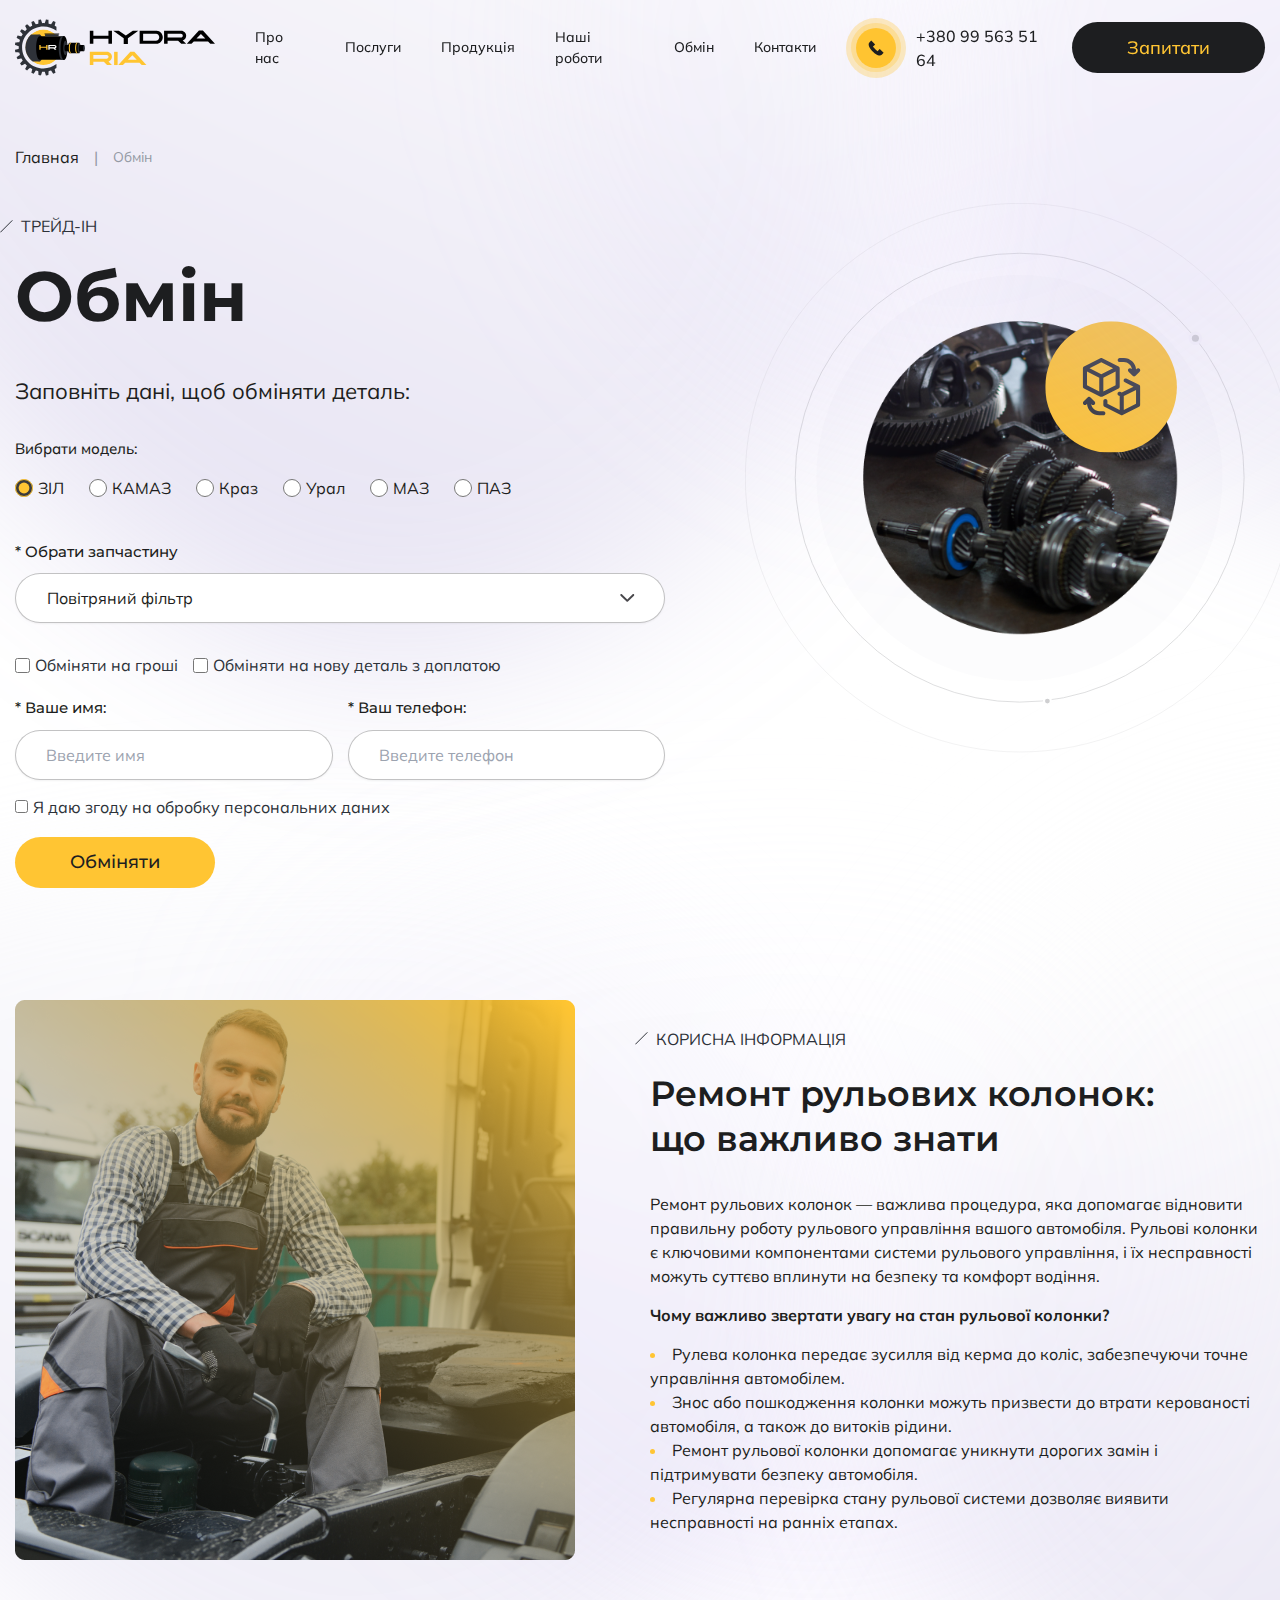
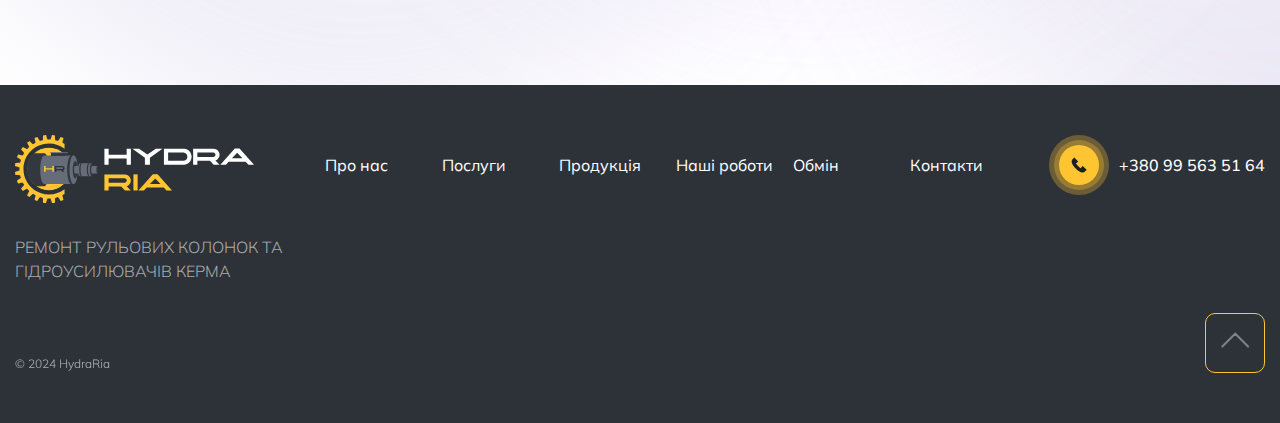
<file: trade-in.html>
<!doctype html>
<html lang="en">

<head>
  <meta charset="UTF-8" />
  <meta name="viewport" content="width=device-width, initial-scale=1.0" />
  <title>Trade-in</title>
  <link rel="icon" type="image/png" href="./favicon-96x96.png" sizes="96x96" />
<link rel="icon" type="image/svg+xml" href="./favicon.svg" />
<link rel="shortcut icon" href="./favicon.ico" />
<link rel="apple-touch-icon" sizes="180x180" href="./apple-touch-icon.png" />
<link rel="manifest" href="./site.webmanifest" />
  <script type="module" crossorigin src="assets/main-mELo8Xpo.js"></script>
  <link rel="stylesheet" crossorigin href="assets/main-Bv8y70CR.css">
</head>

<body>
  <div class="wrapper relative "
    style="background-image: url(products-bg.svg); background-repeat: no-repeat; background-size: cover;">
    <header id="header" class="w-[100vw]  z-10 fixed top-0 left-0 max-xl:bg-white 
    xl:[&.scrollled_>_.pad]:bg-white/70 xl:[&.scrollled_>_.pad]:backdrop-blur-md 
    ">
      <div class="pad transition-all top-0 left-0 absolute w-[100%] h-[100%] z-[-1]
    
    "></div>
      <div class="!max-w-[1500px] container flex justify-between h-header items-center 
    xl:gap-[25px]
    2xl:gap-[35px]
     ">
        <a href="index.html">
          <img class="w-[200px] 2xl:w-[270px] max-w-none" src="img/logo.svg" alt="Hydraria Logo">
        </a>
        <div class="max-xl:bg-white max-xl:px-[15px] menu max-xl:absolute max-xl:top-[var(--header-height)] max-xl:h-[calc(100vh_-_var(--header-height))] max-xl:left-[-100%] max-xl:px-[15px]max-xl: w-[100%] max-xl:grid max-xl:py-[30px] max-xl:content-start max-xl:overflow-scroll max-xl:gap-[25px] max-xl:[&.active]:left-0 max-xl:transition-[left] 
        xl:flex-row xl:flex xl:justify-between lg:gap-[15px]

      ">
          <ul class="font-medium text-[20px] flex flex-col items-center gap-[10px] 
          xl:flex-row
          xl:ml-auto xl:mr-auto
        ">
            <li>
              <a class="px-[20px] underline text-[22px]  py-[8px] border border-solid border-transparent rounded-[20px] block [&.active]:border-accent  menu-link
            xl:text-[14px] 2xl:text-[16px] xl:no-underline xl:px-[14px] xl:py-[6px]
            " href="index.html#about"> Про нас


              </a>
            </li>
            <li>
              <a class="px-[20px] underline text-[22px]  py-[8px] border border-solid border-transparent rounded-[20px] block [&.active]:border-accent  menu-link
            xl:text-[14px] 2xl:text-[16px] xl:no-underline xl:px-[14px] xl:py-[6px]
            " href="index.html#services">Послуги


              </a>
            </li>
            <li>
              <a class="px-[20px] underline text-[22px]  py-[8px] border border-solid border-transparent rounded-[20px] block [&.active]:border-accent  menu-link
            xl:text-[14px] 2xl:text-[16px] xl:no-underline xl:px-[14px] xl:py-[6px]
            " href="products.html">Продукція


              </a>
            </li>
            <li>
              <a class="px-[20px] underline text-[22px]  py-[8px] border border-solid border-transparent rounded-[20px] block [&.active]:border-accent  menu-link
            xl:text-[14px] 2xl:text-[16px] xl:no-underline xl:px-[14px] xl:py-[6px]
            " href="index.html#portfolio">Наші роботи


              </a>
            </li>
            <li>
              <a class="px-[20px] underline text-[22px]  py-[8px] border border-solid border-transparent rounded-[20px] block [&.active]:border-accent  menu-link
            xl:text-[14px] 2xl:text-[16px] xl:no-underline xl:px-[14px] xl:py-[6px]
            " href="trade-in.html">Обмін


              </a>
            </li>
            <li>
              <a class="px-[20px] underline text-[22px]  py-[8px] border border-solid border-transparent rounded-[20px] block [&.active]:border-accent  menu-link
            xl:text-[14px] 2xl:text-[16px] xl:no-underline xl:px-[14px] xl:py-[6px]
            " href="index.html#contacts">Контакти
              </a>
            </li>
          </ul>

          <a class="bubble-button  self-center justify-self-center " href="tel:380995635164">
            <div class="outer-circle">
              <div class="outer-circle__ring outer-circle__ring_1"></div>
              <div class="outer-circle__ring outer-circle__ring_2"></div>
              <div class="outer-circle__ring outer-circle__ring_3"></div>
              <svg class="relative z-1" width="16" height="16" viewBox="0 0 16 16" fill="none"
                xmlns="http://www.w3.org/2000/svg">
                <path
                  d="M11.7989 15.5C10.6564 15.5 9.25478 14.9739 7.71065 13.9374C4.58861 11.8424 0.935007 7.54279 0.651834 4.63754C0.561289 3.70837 0.794291 2.95865 1.34452 2.40842L3.25294 0.5L7.1389 4.38596L6.82817 4.69669C6.33251 5.19244 5.52025 6.00296 4.93953 6.57974C5.47374 7.36426 6.50499 8.52359 7.26589 9.28448C7.98613 10.0041 8.81954 10.6591 9.57064 11.1609C10.1117 10.6162 10.84 9.88571 11.4357 9.28879L11.7469 8.97778L15.6328 12.8646L13.7476 14.7498C13.2458 15.2515 12.5836 15.5 11.7989 15.5Z"
                  fill="#1D1E20" />
              </svg>
            </div>
            <div class="">
              +380 99 563 51 64
            </div>
          </a>
          <a href="index.html#callback" class="black-button menu-link justify-self-center self-center !pl-[60px] !pr-[60px]">
            Запитати</a>
        </div>
        <button class="burger w-[50px] h-[50px] flex flex-col justify-center  self-center  gap-[10px] [&.active>span:nth-child(2)]:w-[100%]
        xl:hidden
        ">
          <span class="block bg-dark  w-[100%] h-[3px] rounded-[2px]"></span>
          <span class="block bg-dark  w-[45%] transition-[width] h-[3px] rounded-[2px] "></span>
        </button>
      </div>
    </header>
    <main class="overflow-visible">
      <div id="hero"
        class="mb-[50px]  xl:mb-[100px] relative container !max-w-[1500px] min-h-[calc(100vh)] pt-[calc(var(--header-height)_+_50px)]">
        <div class="flex items-center mb-[45px]">
          <a href="index.html">Главная</a>
          <div class="text-gray mx-[15px]">|</div>
          <a class="text-[14px] text-gray" href="trade-in.html">Обмін</a>
        </div>
        <div class="slash-block ">
          <svg class="ml-[-15px] " width="13" height="13" viewBox="0 0 13 13" fill="none"
            xmlns="http://www.w3.org/2000/svg">
            <path d="M12.3516 0.353516L0.351562 12.3535" stroke="#2E3239" />
          </svg>
          <span class="">
            Трейд-ін  
          </span>
        </div>
        <h1
          class="text-[40px] mb-[40px] font-second font-bold mt-[20px]  lg:text-[70px] leading-[1.1] lg:max-w-[800px]">
           Обмін
        </h1>
        <div class="relative">
          <div class="max-w-[650px]">
            <p class="text-[22px] mb-[30px]">Заповніть дані, щоб обміняти деталь:</p>
            <fieldset class="mb-[41px]  relative">
              <legend class="font-medium text-[15px] mb-[15px]">Вибрати модель:</legend>
              <div class="gap-[25px]  flex flex-wrap">

                <label for="ЗІЛ" class="flex items-center gap-[5px] ">
                  <input type="radio" id="ЗІЛ" name="service-model" value="ЗІЛ" checked />
                  <span>ЗІЛ</span>
                </label>

                <label for="КАМАЗ" class="flex items-center gap-[5px] ">
                  <input type="radio" id="КАМАЗ" name="service-model" value="КАМАЗ" />
                  <span>КАМАЗ</span>
                </label>

                <label for="Краз" class="flex items-center gap-[5px] ">
                  <input type="radio" id="Краз" name="service-model" value="Краз" />
                  <span>Краз</span>
                </label>

                <label for="Урал" class="flex items-center gap-[5px] ">
                  <input type="radio" id="Урал" name="service-model" value="Урал" />
                  <span>Урал</span>
                </label>

                <label for="МАЗ" class="flex items-center gap-[5px] ">
                  <input type="radio" id="МАЗ" name="service-model" value="МАЗ" />
                  <span>МАЗ</span>
                </label>
                <label for="ПАЗ" class="flex items-center gap-[5px] ">
                  <input type="radio" id="ПАЗ" name="service-model" value="ПАЗ" />
                  <span>ПАЗ</span>
                </label>
              </div>
            </fieldset>
            <label class="block mb-[30px] relative">
              <div class="font-second text-[15px] font-medium mb-[10px]  ">* Обрати запчастину</div>
              <div class="relative">
                <svg
                  class="pointer-events-none right-[30px] top-[50%] translate-y-[-50%] absolute w-[15px] aspect-square"
                  viewBox="0 0 15 8" fill="none" xmlns="http://www.w3.org/2000/svg">
                  <path
                    d="M7.27341 7.87029C7.02251 7.87029 6.77163 7.77581 6.58033 7.58725L0.560636 1.65055C0.177705 1.27291 0.177705 0.660616 0.560636 0.283121C0.943412 -0.0943737 1.56415 -0.0943737 1.94711 0.283121L7.27341 5.53624L12.5998 0.283304C12.9827 -0.0941903 13.6034 -0.0941903 13.9861 0.283304C14.3692 0.660799 14.3692 1.27309 13.9861 1.65074L7.9665 7.58743C7.77511 7.77603 7.52423 7.87029 7.27341 7.87029Z"
                    fill="#49484C" />
                </svg>
                <select class="input" name="" id="">
                  <option value="Повітряний фільтр">Повітряний фільтр</option>
                  <option value="Ремень ГРМ">Ремень ГРМ</option>
                </select>
              </div>

            </label>

            <div class="grid gap-[15px] mb-[20px] lg:grid-cols-[auto_auto] lg:justify-start">
              <label class="checkbox-container items-start  relative  flex gap-[5px]">
                <input class="w-[15px] aspect-square mt-[5px]  block" style="  accent-color: hsl(var(--color-accent)) ;
            " data-limit="only-one-in-a-group" name="type-trade" class="mt-[5px] " type="checkbox" required>
                <span class="text-darkGray">Обміняти на гроші</span>
              </label>
              <label class="checkbox-container items-start  relative  flex gap-[5px]">
                <input class="w-[15px] aspect-square mt-[5px]  block" style="  accent-color: hsl(var(--color-accent)) ;
            " data-limit="only-one-in-a-group" name="type-trade" class="mt-[5px] " type="checkbox" required>
                <span class="text-darkGray">Обміняти на нову деталь з доплатою</span>
              </label>
            </div>


            <div class="form-group grid gap-[15px] mb-[15px]  relative sm:grid-cols-2">
              <label>
                <div class="font-second text-[15px] font-medium mb-[10px]  ">* Ваше имя:</div>
                <input class="input w-[75%] lg:w-[100%] bg-transparent" type="text" placeholder="Введите имя" required>
              </label>
              <label>
                <div class="font-second text-[15px] font-medium mb-[10px] ">* Ваш телефон:</div>
                <input class="input w-[75%] lg:w-[100%] bg-transparent" name="phone" type="number" placeholder="Введите телефон"
                  required>
              </label>
            </div>

            <label class="checkbox-container items-start mb-[18px]  relative  flex gap-[5px]">
              <input class="mt-[5px] " type="checkbox" required>
              <span class="text-darkGray">Я даю згоду на обробку персональних даних</span>
            </label>

            <button type="submit" class="orange-button  relative !px-[60px]">Обміняти</button>

          </div>

          <div class="z-[-1] absolute top-[-100px] left-auto right-[-100px] w-[287px] opacity-30 bottom-auto  md:w-[600px] md:right-[-228px] md:bottom-[-174px]  aspect-square 
            lg:!w-[calc(100%_-_700px)]  lg:bottom-auto lg:top-[20%] translate-y-[-50%] lg:opacity-100 lg:!right-[-30px]
          ">

            <div
              class=" flex justify-center items-center w-[57%] aspect-square max-w-none absolute top-[50%] left-[50%] translate-x-[-50%] translate-y-[-50%] z-[1]">
              <svg class="w-[42%] h-[42%] absolute top-[-0%] right-[-0%]" width="149" height="149" viewBox="0 0 149 149"
                fill="none" xmlns="http://www.w3.org/2000/svg">
                <circle cx="74.5" cy="74.5" r="74.5" fill="#FFC531" />
                <path
                  d="M84.25 46.25H88.875C91.1546 46.2349 93.3595 47.0621 95.0666 48.5729C96.7738 50.0837 97.8629 52.1717 98.125 54.4363L97.57 53.8582C97.3544 53.6425 97.0984 53.4715 96.8167 53.3548C96.535 53.2381 96.233 53.1781 95.9281 53.1781C95.6232 53.1781 95.3213 53.2381 95.0395 53.3548C94.7578 53.4715 94.5019 53.6425 94.2863 53.8582C94.0706 54.0738 93.8996 54.3297 93.7829 54.6115C93.6662 54.8932 93.6062 55.1951 93.6062 55.5C93.6062 55.805 93.6662 56.1069 93.7829 56.3886C93.8996 56.6703 94.0706 56.9263 94.2863 57.1419L98.9113 61.7669C99.1262 61.9837 99.382 62.1557 99.6638 62.2731C99.9456 62.3905 100.248 62.4509 100.553 62.4509C100.858 62.4509 101.161 62.3905 101.442 62.2731C101.724 62.1557 101.98 61.9837 102.195 61.7669L106.82 57.1419C107.036 56.9263 107.207 56.6703 107.323 56.3886C107.44 56.1069 107.5 55.805 107.5 55.5C107.5 55.1951 107.44 54.8932 107.323 54.6115C107.207 54.3297 107.036 54.0738 106.82 53.8582C106.604 53.6425 106.348 53.4715 106.067 53.3548C105.785 53.2381 105.483 53.1781 105.178 53.1781C104.873 53.1781 104.571 53.2381 104.29 53.3548C104.008 53.4715 103.752 53.6425 103.536 53.8582L102.75 54.5982C102.521 51.0768 100.958 47.7751 98.3805 45.365C95.8029 42.955 92.4038 41.6176 88.875 41.625H84.25C83.6367 41.625 83.0485 41.8687 82.6148 42.3023C82.1811 42.736 81.9375 43.3242 81.9375 43.9375C81.9375 44.5508 82.1811 45.139 82.6148 45.5727C83.0485 46.0064 83.6367 46.25 84.25 46.25Z"
                  fill="#2E3239" />
                <path
                  d="M65.7516 101.75H61.1266C58.867 101.736 56.6903 100.897 55.0075 99.3884C53.3246 97.8802 52.2521 95.8082 51.9923 93.5635L52.5473 94.1416C52.7623 94.3584 53.018 94.5304 53.2998 94.6478C53.5816 94.7652 53.8839 94.8256 54.1891 94.8256C54.4944 94.8256 54.7967 94.7652 55.0785 94.6478C55.3603 94.5304 55.616 94.3584 55.831 94.1416C56.0478 93.9266 56.2198 93.6709 56.3372 93.3891C56.4546 93.1073 56.5151 92.805 56.5151 92.4997C56.5151 92.1945 56.4546 91.8922 56.3372 91.6104C56.2198 91.3286 56.0478 91.0728 55.831 90.8579L51.206 86.2329C50.991 86.0161 50.7353 85.8441 50.4535 85.7267C50.1717 85.6093 49.8694 85.5488 49.5641 85.5488C49.2589 85.5488 48.9566 85.6093 48.6748 85.7267C48.393 85.8441 48.1373 86.0161 47.9223 86.2329L43.2973 90.8579C42.8618 91.2933 42.6172 91.8839 42.6172 92.4997C42.6172 93.1156 42.8618 93.7062 43.2973 94.1416C43.7327 94.5771 44.3233 94.8217 44.9391 94.8217C45.555 94.8217 46.1456 94.5771 46.581 94.1416L47.2516 93.4016C47.481 96.923 49.0435 100.225 51.6211 102.635C54.1987 105.045 57.5978 106.382 61.1266 106.375H65.7516C66.365 106.375 66.9532 106.131 67.3868 105.697C67.8205 105.264 68.0641 104.676 68.0641 104.062C68.0641 103.449 67.8205 102.861 67.3868 102.427C66.9532 101.993 66.365 101.75 65.7516 101.75Z"
                  fill="#2E3239" />
                <path
                  d="M43.8969 76.058L62.3969 85.3079C62.7197 85.4706 63.0761 85.5553 63.4375 85.5553C63.7989 85.5553 64.1553 85.4706 64.4781 85.3079L82.9781 76.058C83.3595 75.8658 83.6802 75.5718 83.9047 75.2085C84.1292 74.8452 84.2487 74.4269 84.25 73.9998V53.1873C84.2487 52.7603 84.1292 52.3419 83.9047 51.9787C83.6802 51.6154 83.3595 51.3214 82.9781 51.1292L64.4781 41.8792C64.1553 41.7166 63.7989 41.6318 63.4375 41.6318C63.0761 41.6318 62.7197 41.7166 62.3969 41.8792L43.8969 51.1292C43.5155 51.3214 43.1948 51.6154 42.9703 51.9787C42.7458 52.3419 42.6263 52.7603 42.625 53.1873V73.9998C42.6263 74.4269 42.7458 74.8452 42.9703 75.2085C43.1948 75.5718 43.5155 75.8658 43.8969 76.058ZM47.25 56.9336L61.125 63.8711V79.5036L47.25 72.5661V56.9336ZM65.75 79.5036V63.8711L79.625 56.9336V72.5661L65.75 79.5036ZM63.4375 46.5273L76.7575 53.1873L63.4375 59.8473L50.1175 53.1873L63.4375 46.5273Z"
                  fill="#2E3239" />
                <path
                  d="M106.103 71.9424L92.2281 65.0049C91.9557 64.8409 91.6523 64.7349 91.337 64.6935C91.0217 64.6521 90.7013 64.6762 90.3957 64.7642C90.0901 64.8522 89.806 65.0023 89.561 65.2051C89.3161 65.408 89.1156 65.6591 88.9721 65.9429C88.8287 66.2267 88.7452 66.537 88.7271 66.8545C88.709 67.172 88.7565 67.4898 88.8668 67.7881C88.977 68.0863 89.1476 68.3587 89.3679 68.588C89.5881 68.8174 89.8533 68.9989 90.1469 69.1211L99.8825 74.0005L86.5625 80.6605L85.2906 80.0361C85.0182 79.8722 84.7148 79.7662 84.3995 79.7248C84.0842 79.6834 83.7638 79.7074 83.4582 79.7955C83.1526 79.8835 82.8685 80.0336 82.6235 80.2364C82.3786 80.4392 82.1781 80.6903 82.0346 80.9741C81.8912 81.2579 81.8077 81.5683 81.7896 81.8857C81.7715 82.2032 81.819 82.521 81.9293 82.8193C82.0395 83.1176 82.2101 83.3899 82.4304 83.6193C82.6506 83.8487 82.9158 84.0301 83.2094 84.1524L84.25 84.6843V100.317L70.375 93.3793V90.188C70.375 89.5747 70.1314 88.9865 69.6977 88.5528C69.264 88.1191 68.6758 87.8755 68.0625 87.8755C67.4492 87.8755 66.861 88.1191 66.4273 88.5528C65.9936 88.9865 65.75 89.5747 65.75 90.188V94.813C65.7513 95.24 65.8708 95.6584 66.0953 96.0217C66.3198 96.3849 66.6405 96.679 67.0219 96.8711L85.5219 106.121C85.8447 106.284 86.2011 106.368 86.5625 106.368C86.9239 106.368 87.2803 106.284 87.6031 106.121L106.103 96.8711C106.484 96.679 106.805 96.3849 107.03 96.0217C107.254 95.6584 107.374 95.24 107.375 94.813V74.0005C107.374 73.5735 107.254 73.1551 107.03 72.7918C106.805 72.4286 106.484 72.1345 106.103 71.9424ZM88.875 100.317V84.6843L102.75 77.7468V93.3793L88.875 100.317Z"
                  fill="#2E3239" />
              </svg>

              <img class="" src="trade-in.png" alt="Trade industry">
            </div>
            <svg style="animation-duration: 7500ms;" class="absolute animate-spin  top-0 left-0 w-[100%] h-[100%]  "
              width="807" height="807" viewBox="0 0 807 807" fill="none" xmlns="http://www.w3.org/2000/svg">
              <g opacity="0.5">
                <circle cx="297.852" cy="297.852" r="297.852" transform="matrix(-1 0 0 1 700.516 105.508)"
                  fill="#D9DBE2" fill-opacity="0.17"></circle>
                <circle cx="212.751" cy="212.751" r="212.751" transform="matrix(-1 0 0 1 615.414 190.608)"
                  fill="#F1F1F1"></circle>
                <circle cx="403.013" cy="403.013" r="402.513" transform="matrix(-1 0 0 1 806.023 0)" stroke="#404348"
                  stroke-opacity="0.2"></circle>
                <g opacity="0.5">
                  <circle cx="329.803" cy="329.803" r="329.303" transform="matrix(-1 0 0 1 732.82 73.2095)"
                    stroke="#404348"></circle>
                  <circle cx="9.83196" cy="9.83196" r="9.83196" transform="matrix(-1 0 0 1 670.695 188.542)"
                    fill="#F3EFF9"></circle>
                  <circle cx="5.20515" cy="5.20515" r="5.20515" transform="matrix(-1 0 0 1 666.07 193.169)"
                    fill="#404348"></circle>
                  <circle cx="6.65103" cy="6.65103" r="6.65103" transform="matrix(-1 0 0 1 450.344 724.094)"
                    fill="white"></circle>
                  <circle cx="3.52113" cy="3.52113" r="3.52113" transform="matrix(-1 0 0 1 447.219 727.224)"
                    fill="#404348"></circle>
                </g>
              </g>
            </svg>
          </div>

        </div>

      </div>

      <div
        class="mb-[75px] md:mb-[125px] container grid gap-[75px] lg:grid-cols-[minmax(auto,560px)_1fr] items-center ">
        <div>
          <img class="w-[100%]" src="info.png" alt="">
        </div>
        <div class="">
          <div class="slash-block   relative mb-[20px]">
            <svg class="ml-[-15px] " width="13" height="13" viewBox="0 0 13 13" fill="none"
              xmlns="http://www.w3.org/2000/svg">
              <path d="M12.3516 0.353516L0.351562 12.3535" stroke="currentColor" />
            </svg>
            <span class="">
              Корисна інформація
            </span>
          </div>
          <div class="max-h-[470px] overflow-y-auto">

            <h6 class="title !text-[35px] !xl:text-[45px] !2xl:text-[50px]">Ремонт рульових колонок: <br> що важливо знати
            </h6>
            <div class="[&_>*:not(:first-child)]:mt-[15px] mt-[30px]">
              <p>
                Ремонт рульових колонок — важлива процедура, яка допомагає відновити правильну роботу рульового управління
                вашого автомобіля. Рульові колонки є ключовими компонентами системи рульового управління, і їх
                несправності можуть суттєво вплинути на безпеку та комфорт водіння.
              </p>
              <b class="block">Чому важливо звертати увагу на стан рульової колонки?</b>
              <ul class="list-inside list-disc">
                <li>
                  Рулева колонка передає зусилля від керма до коліс, забезпечуючи точне управління автомобілем.
                </li>
                <li>
                  Знос або пошкодження колонки можуть призвести до втрати керованості автомобіля, а також до витоків
                  рідини.
                </li>
                <li>
                  Ремонт рульової колонки допомагає уникнути дорогих замін і підтримувати безпеку автомобіля.
                </li>
                <li>
                  Регулярна перевірка стану рульової системи дозволяє виявити несправності на ранніх етапах.
                </li>
              </ul>

            </div>

          </div>

        </div>
      </div>


    </main>
    <footer class="bg-darkGray py-[50px]">
      <div class="container">
        <div>
          <div class="mb-[30px] grid gap-[25px] lg:grid-cols-[auto_auto_auto] justify-between items-start">
            <div class="">
              <a class="mb-[25px] mr-auto inline-block" href="index.html">
                <img src="img/footer-logo.svg" alt="Hydraria Logo">
              </a>
              <div class="font-light uppercase text-[16px] text-white/60">
                Ремонт рульових колонок та <br> гідроусилювачів керма
              </div>
            </div>

            <ul
              class="text-white grid gap-[15px] text-[16px] grid-cols-2 lg:grid-cols-3 xl:grid-cols-6 xl:gap-[20px] xl:mt-[18px]">
              <li> <a href="index.html#about"> Про нас</a></li>
              <li> <a href="index.html#services"> Послуги</a></li>
              <li> <a href="products.html"> Продукція</a></li>
              <li> <a href="index.html#protfolio"> Наші роботи</a></li>
              <li> <a href="trade-in.html"> Обмін</a></li>
              <li> <a href="index.html#contacts">Контакти</a></li>
            </ul>

            <a class="bubble-button mr-auto text-white " href="tel:380995635164">
              <div class="outer-circle">
                <div class="outer-circle__ring outer-circle__ring_1"></div>
                <div class="outer-circle__ring outer-circle__ring_2"></div>
                <div class="outer-circle__ring outer-circle__ring_3"></div>
                <svg class="relative z-1" width="16" height="16" viewBox="0 0 16 16" fill="none"
                  xmlns="http://www.w3.org/2000/svg">
                  <path
                    d="M11.7989 15.5C10.6564 15.5 9.25478 14.9739 7.71065 13.9374C4.58861 11.8424 0.935007 7.54279 0.651834 4.63754C0.561289 3.70837 0.794291 2.95865 1.34452 2.40842L3.25294 0.5L7.1389 4.38596L6.82817 4.69669C6.33251 5.19244 5.52025 6.00296 4.93953 6.57974C5.47374 7.36426 6.50499 8.52359 7.26589 9.28448C7.98613 10.0041 8.81954 10.6591 9.57064 11.1609C10.1117 10.6162 10.84 9.88571 11.4357 9.28879L11.7469 8.97778L15.6328 12.8646L13.7476 14.7498C13.2458 15.2515 12.5836 15.5 11.7989 15.5Z"
                    fill="#1D1E20" />
                </svg>
              </div>
              <div class="">
                +380 99 563 51 64
              </div>
            </a>
          </div>
          <div class="flex justify-between items-end">
            <div class="font-light text-[12px] text-white opacity-60">© 2024 HydraRia</div>

            <a href="#hero">
              <svg width="60" height="60" viewBox="0 0 60 60" fill="none" xmlns="http://www.w3.org/2000/svg">
                <rect x="0.5" y="0.5" width="59" height="59" rx="9.5" stroke="#FFC531" />
                <path
                  d="M16.6328 33.5065L16.2793 33.153L15.9257 33.5065L16.2793 33.8601L16.6328 33.5065ZM16.9864 33.153L16.6328 32.7994H16.6328L16.9864 33.153ZM17.3399 34.2136L16.9864 34.5672L17.3399 34.9207L17.6935 34.5672L17.3399 34.2136ZM17.6935 33.8601L18.047 34.2136V34.2136L17.6935 33.8601ZM30.1971 21.3565L30.5506 21.0029L30.1971 20.6494L29.8435 21.0029L30.1971 21.3565ZM42.7007 33.8601L42.3471 34.2136V34.2136L42.7007 33.8601ZM43.0542 34.2136L42.7007 34.5672L43.0542 34.9207L43.4078 34.5672L43.0542 34.2136ZM43.7613 33.5065L44.1149 33.8601L44.4684 33.5065L44.1149 33.153L43.7613 33.5065ZM43.4078 33.153L43.0542 33.5065V33.5065L43.4078 33.153ZM30.9042 20.6494L30.5506 21.0029L30.5506 21.0029L30.9042 20.6494ZM30.5506 20.2958L30.9042 19.9423L30.9042 19.9423L30.5506 20.2958ZM30.1971 19.9423L30.5506 19.5887L30.1971 19.2352L29.8435 19.5887L30.1971 19.9423ZM29.8435 20.2958L29.49 19.9423L29.49 19.9423L29.8435 20.2958ZM29.49 20.6494L29.8435 21.0029L29.8435 21.0029L29.49 20.6494ZM16.9864 33.8601L17.3399 33.5065L16.6328 32.7994L16.2793 33.153L16.9864 33.8601ZM17.6935 33.8601L16.9864 33.153L16.2793 33.8601L16.9864 34.5672L17.6935 33.8601ZM17.3399 33.5065L16.9864 33.8601L17.6935 34.5672L18.047 34.2136L17.3399 33.5065ZM29.8435 21.0029L17.3399 33.5065L18.047 34.2136L30.5506 21.71L29.8435 21.0029ZM29.8435 21.71L42.3471 34.2136L43.0542 33.5065L30.5506 21.0029L29.8435 21.71ZM42.3471 34.2136L42.7007 34.5672L43.4078 33.8601L43.0542 33.5065L42.3471 34.2136ZM43.4078 34.5672L44.1149 33.8601L43.4078 33.153L42.7007 33.8601L43.4078 34.5672ZM44.1149 33.153L43.7613 32.7994L43.0542 33.5065L43.4078 33.8601L44.1149 33.153ZM43.7613 32.7994L31.2577 20.2958L30.5506 21.0029L43.0542 33.5065L43.7613 32.7994ZM30.1971 20.6494L30.5506 21.0029L31.2577 20.2958L30.9042 19.9423L30.1971 20.6494ZM29.8435 20.2958L30.1971 20.6494L30.9042 19.9423L30.5506 19.5887L29.8435 20.2958ZM30.1971 20.6494L30.5506 20.2958L29.8435 19.5887L29.49 19.9423L30.1971 20.6494ZM29.8435 21.0029L30.1971 20.6494L29.49 19.9423L29.1364 20.2958L29.8435 21.0029ZM17.3399 33.5065L29.8435 21.0029L29.1364 20.2958L16.6328 32.7994L17.3399 33.5065Z"
                  fill="#7F8185" />
              </svg>
            </a>

          </div>
        </div>
      </div>
    </footer>
  </div>


  <div class="" id="dialog-product" style="display:none;max-width:1200px; width: 100%;">
    <div class="overflow-hidden z-[-1] absolute top-0 left-0 w-[100%] h-[100%]  rounded-[10px]">
      <div class=" flex justify-center items-center opacity-80 aspect-square  absolute w-[450px]  z-[-1] bottom-[-25%] right-[-75%] 
      lg:w-[860px] lg:bottom-[-99%] lg:right-[-37%] 
      
      ">
        <!-- <span class=""> -->
        <span style="animation-duration: 3.5s; animation-timing-function: linear;"
          class=" animate-pulse absolute inline-flex h-full w-full rounded-full bg-[#D9DBE2] opacity-25 "></span>
        <span style="animation-duration: 4.5s; animation-timing-function: linear;"
          class=" animate-pulse relative inline-flex rounded-full w-[60%] aspect-square bg-[#F1F1F1] "></span>
        <!-- </span> -->
      </div>
      <div class=" flex justify-center items-center aspect-square  absolute w-[250px]  z-[-1] bottom-auto left-[-148px] top-[-159px]  
      lg:w-[560px] lg:left-[-343px] lg:top-[-388px]
      
      " style="">
        <!-- <span class=""> -->
        <span style="animation-duration: 4.5s; animation-timing-function: linear;"
          class=" animate-pulse absolute inline-flex h-full w-full rounded-full bg-[#D9DBE2] opacity-25 "></span>
        <span style="animation-duration: 5.3s; animation-timing-function: linear;"
          class=" animate-pulse relative inline-flex rounded-full w-[60%] aspect-square bg-[#F1F1F1] "></span>
        <!-- </span> -->
      </div>

    </div>

    <h5 class="title max-md:text-[30px] mb-[25px] lg:text-[50px] lg:mb-[30px]">
      Замовляйте послугу
    </h5>
    <p class="mb-[45px] text-[22px]">
      Введіть ваші дані, і ми вам зателефонуємо
    </p>



    <form action="" class="form-group grid gap-[20px] mb-[55px]  relative md:grid-cols-3">
      <label>
        <div class="font-second text-[15px] font-medium mb-[10px]  ">* Ваше ім'я:</div>
        <input class="input w-[75%] lg:w-[100%] bg-transparent" type="text" placeholder="Введіть ім'я" required>
      </label>
      <label>
        <div class="font-second  text-[15px] font-medium mb-[10px] ">* Ваш телефон:</div>
        <input class="input w-[75%] lg:w-[100%] bg-transparent" name="phone" type="number" placeholder="Введіть телефон" required>
      </label>
      <button class="orange-button md:self-end md:justify-self-start">
        Підтвердити
      </button>
    </form>

    <a class="bubble-button mt-auto self-start  lg:mr-[25px]" href="tel:380995635164">
      <div class="outer-circle">
        <div class="outer-circle__ring outer-circle__ring_1"></div>
        <div class="outer-circle__ring outer-circle__ring_2"></div>
        <div class="outer-circle__ring outer-circle__ring_3"></div>
        <svg class="relative z-1" width="16" height="16" viewBox="0 0 16 16" fill="none"
          xmlns="http://www.w3.org/2000/svg">
          <path
            d="M11.7989 15.5C10.6564 15.5 9.25478 14.9739 7.71065 13.9374C4.58861 11.8424 0.935007 7.54279 0.651834 4.63754C0.561289 3.70837 0.794291 2.95865 1.34452 2.40842L3.25294 0.5L7.1389 4.38596L6.82817 4.69669C6.33251 5.19244 5.52025 6.00296 4.93953 6.57974C5.47374 7.36426 6.50499 8.52359 7.26589 9.28448C7.98613 10.0041 8.81954 10.6591 9.57064 11.1609C10.1117 10.6162 10.84 9.88571 11.4357 9.28879L11.7469 8.97778L15.6328 12.8646L13.7476 14.7498C13.2458 15.2515 12.5836 15.5 11.7989 15.5Z"
            fill="#1D1E20" />
        </svg>
      </div>
      <div class="">
        +380 99 563 51 64
      </div>
    </a>

    <button class=" absolute !top-[15px] left-auto !right-[15px] lg:!top-[30px] lg:!right-[30px] " data-fancybox-close>
      <svg width="31" height="31" viewBox="0 0 31 31" fill="none" xmlns="http://www.w3.org/2000/svg">
        <path
          d="M0.513367 30.4903C0.614947 30.5919 0.735575 30.6726 0.868354 30.7277C1.00113 30.7827 1.14346 30.811 1.2872 30.811C1.43093 30.811 1.57326 30.7827 1.70604 30.7277C1.83882 30.6726 1.95944 30.5919 2.06102 30.4903L15.5032 17.0481L28.9509 30.4903C29.1561 30.6955 29.4345 30.8108 29.7247 30.8108C30.0149 30.8108 30.2933 30.6955 30.4985 30.4903C30.7038 30.285 30.8191 30.0067 30.8191 29.7164C30.8191 29.4262 30.7038 29.1478 30.4985 28.9426L17.0509 15.5004L30.4931 2.05276C30.6983 1.84752 30.8136 1.56917 30.8136 1.27893C30.8136 0.988687 30.6983 0.710332 30.4931 0.5051C30.2878 0.299868 30.0095 0.18457 29.7192 0.18457C29.429 0.18457 29.1506 0.299868 28.9454 0.5051L15.5032 13.9528L2.05555 0.510569C1.84632 0.331384 1.57717 0.237752 1.3019 0.248385C1.02663 0.259017 0.76551 0.373131 0.57072 0.567922C0.375929 0.762713 0.261815 1.02383 0.251183 1.2991C0.24055 1.57438 0.334182 1.84352 0.513367 2.05276L13.9556 15.5004L0.513367 28.9481C0.309655 29.153 0.195313 29.4302 0.195312 29.7192C0.195313 30.0081 0.309655 30.2853 0.513367 30.4903Z"
          fill="#2E3239" />
      </svg>
    </button>
  </div>
  <div class="" id="dialog-service" style="display:none;max-width:1200px; width: 100%;">
    <div class="overflow-hidden z-[-1] absolute top-0 left-0 w-[100%] h-[100%]  rounded-[10px]">
      <div class=" flex justify-center items-center opacity-80 aspect-square  absolute w-[450px]  z-[-1] bottom-[-25%] right-[-75%] 
      lg:w-[860px] lg:bottom-[-99%] lg:right-[-37%] 
      
      ">
        <!-- <span class=""> -->
        <span style="animation-duration: 3.5s; animation-timing-function: linear;"
          class=" animate-pulse absolute inline-flex h-full w-full rounded-full bg-[#D9DBE2] opacity-25 "></span>
        <span style="animation-duration: 4.5s; animation-timing-function: linear;"
          class=" animate-pulse relative inline-flex rounded-full w-[60%] aspect-square bg-[#F1F1F1] "></span>
        <!-- </span> -->
      </div>
      <div class=" flex justify-center items-center aspect-square  absolute w-[250px]  z-[-1] bottom-auto left-[-148px] top-[-159px]  
      lg:w-[560px] lg:left-[-343px] lg:top-[-388px]
      
      " style="">
        <!-- <span class=""> -->
        <span style="animation-duration: 4.5s; animation-timing-function: linear;"
          class=" animate-pulse absolute inline-flex h-full w-full rounded-full bg-[#D9DBE2] opacity-25 "></span>
        <span style="animation-duration: 5.3s; animation-timing-function: linear;"
          class=" animate-pulse relative inline-flex rounded-full w-[60%] aspect-square bg-[#F1F1F1] "></span>
        <!-- </span> -->
      </div>

    </div>

    <h5 class="title max-md:text-[30px] mb-[25px] lg:text-[50px] lg:mb-[30px]">
      Замовляйте послугу
    </h5>
    <p class="mb-[45px] text-[22px]">
      Введіть ваші дані, і ми з вами зв'яжемося
    </p>



    <form action="" class="form-group grid gap-[20px] mb-[55px]  relative md:grid-cols-3">
      <label>
        <div class="font-second text-[15px] font-medium mb-[10px]  ">* Ваше ім'я:</div>
        <input class="input w-[75%] lg:w-[100%] bg-transparent" type="text" placeholder="Введіть ім'я" required>
      </label>
      <label>
        <div class="font-second  text-[15px] font-medium mb-[10px] ">* Ваш телефон:</div>
        <input class="input w-[75%] lg:w-[100%] bg-transparent" name="phone" type="number" placeholder="Введіть телефон" required>
      </label>
      <button class="orange-button md:self-end md:justify-self-start">
        Підтвердити
      </button>
    </form>

    <a class="bubble-button mt-auto self-start  lg:mr-[25px]" href="tel:380995635164">
      <div class="outer-circle">
        <div class="outer-circle__ring outer-circle__ring_1"></div>
        <div class="outer-circle__ring outer-circle__ring_2"></div>
        <div class="outer-circle__ring outer-circle__ring_3"></div>
        <svg class="relative z-1" width="16" height="16" viewBox="0 0 16 16" fill="none"
          xmlns="http://www.w3.org/2000/svg">
          <path
            d="M11.7989 15.5C10.6564 15.5 9.25478 14.9739 7.71065 13.9374C4.58861 11.8424 0.935007 7.54279 0.651834 4.63754C0.561289 3.70837 0.794291 2.95865 1.34452 2.40842L3.25294 0.5L7.1389 4.38596L6.82817 4.69669C6.33251 5.19244 5.52025 6.00296 4.93953 6.57974C5.47374 7.36426 6.50499 8.52359 7.26589 9.28448C7.98613 10.0041 8.81954 10.6591 9.57064 11.1609C10.1117 10.6162 10.84 9.88571 11.4357 9.28879L11.7469 8.97778L15.6328 12.8646L13.7476 14.7498C13.2458 15.2515 12.5836 15.5 11.7989 15.5Z"
            fill="#1D1E20" />
        </svg>
      </div>
      <div class="">
        +380 99 563 51 64
      </div>
    </a>

    <button class=" absolute !top-[15px] left-auto !right-[15px] lg:!top-[30px] lg:!right-[30px] " data-fancybox-close>
      <svg width="31" height="31" viewBox="0 0 31 31" fill="none" xmlns="http://www.w3.org/2000/svg">
        <path
          d="M0.513367 30.4903C0.614947 30.5919 0.735575 30.6726 0.868354 30.7277C1.00113 30.7827 1.14346 30.811 1.2872 30.811C1.43093 30.811 1.57326 30.7827 1.70604 30.7277C1.83882 30.6726 1.95944 30.5919 2.06102 30.4903L15.5032 17.0481L28.9509 30.4903C29.1561 30.6955 29.4345 30.8108 29.7247 30.8108C30.0149 30.8108 30.2933 30.6955 30.4985 30.4903C30.7038 30.285 30.8191 30.0067 30.8191 29.7164C30.8191 29.4262 30.7038 29.1478 30.4985 28.9426L17.0509 15.5004L30.4931 2.05276C30.6983 1.84752 30.8136 1.56917 30.8136 1.27893C30.8136 0.988687 30.6983 0.710332 30.4931 0.5051C30.2878 0.299868 30.0095 0.18457 29.7192 0.18457C29.429 0.18457 29.1506 0.299868 28.9454 0.5051L15.5032 13.9528L2.05555 0.510569C1.84632 0.331384 1.57717 0.237752 1.3019 0.248385C1.02663 0.259017 0.76551 0.373131 0.57072 0.567922C0.375929 0.762713 0.261815 1.02383 0.251183 1.2991C0.24055 1.57438 0.334182 1.84352 0.513367 2.05276L13.9556 15.5004L0.513367 28.9481C0.309655 29.153 0.195313 29.4302 0.195312 29.7192C0.195313 30.0081 0.309655 30.2853 0.513367 30.4903Z"
          fill="#2E3239" />
      </svg>
    </button>

  </div>
  <div class="bg-darkGray text-white" id="dialog-comeback" style="display:none;max-width:1200px; width: 100%;">
    <div class="overflow-hidden z-[-1] absolute top-0 left-0 w-[100%] h-[100%]  rounded-[10px]">
      <div class=" flex justify-center items-center opacity-40 aspect-square  absolute w-[450px]  z-[-1] bottom-[-25%] right-[-75%] 
      lg:w-[860px] lg:bottom-[-99%] lg:right-[-37%] 
      
      " style="animation-duration: 5.5s;">
        <!-- <span class=""> -->
        <span style="animation-duration: 3.5s; animation-timing-function: linear;"
          class=" animate-pulse absolute inline-flex h-full w-full rounded-full bg-[#D9DBE2] opacity-25 "></span>
        <span style="animation-duration: 4.5s; animation-timing-function: linear;"
          class=" animate-pulse relative inline-flex rounded-full w-[60%] aspect-square bg-[#F1F1F1] "></span>
        <!-- </span> -->
      </div>
      <div class=" flex justify-center items-center opacity-40 aspect-square  absolute w-[250px]  z-[-1] bottom-auto left-[-148px] top-[-159px]  
      lg:w-[560px] lg:left-[-343px] lg:top-[-388px]
      
      " style="">
        <!-- <span class=""> -->
        <span style="animation-duration: 4.5s; animation-timing-function: linear;"
          class=" animate-pulse absolute inline-flex h-full w-full rounded-full bg-[#D9DBE2] opacity-25 "></span>
        <span style="animation-duration: 5.3s; animation-timing-function: linear;"
          class=" animate-pulse relative inline-flex rounded-full w-[60%] aspect-square bg-[#F1F1F1] "></span>
        <!-- </span> -->
      </div>
    </div>

    <h5 class="title max-md:text-[30px] mb-[25px] lg:text-[50px] lg:mb-[30px]">
      Залишайтеся з нами
    </h5>

    <div class="slash-block !text-accent  relative mb-[20px]">
      <svg class="ml-[-15px] " width="13" height="13" viewBox="0 0 13 13" fill="none"
        xmlns="http://www.w3.org/2000/svg">
        <path d="M12.3516 0.353516L0.351562 12.3535" stroke="currentColor" />
      </svg>
      <span class="">
        Не знайшли те, що шукали?
      </span>
    </div>

    <p class="mb-[25px] lg:mb-[45px] lg:text-[22px]">
      Напишіть, що саме ви шукали, і менеджер вас проконсультує та підбере оптимальне рішення саме для вас.
    </p>



    <form action="" class="form-group grid gap-[20px] mb-[55px]  relative md:grid-cols-2 lg:grid-cols-3">
      <label>
        <div class="font-second text-[15px] font-medium mb-[10px]  ">* Яку саме річ ви шукали?</div>
        <input class="input !border-white/30 text-white w-[75%] lg:w-[100%] !bg-transparent " type="text"
          placeholder="Напишіть , що шукали" required >
      </label>
      <label>
        <div class="font-second  text-[15px] font-medium mb-[10px] ">* Ваш телефон:</div>
        <input class="input !border-white/30 text-white w-[75%] lg:w-[100%] !bg-transparent" type="number"
          placeholder="Введiть телефон" required >
      </label>
      <button class="orange-button md:self-end md:justify-self-start">
        Отримати консультацiю
      </button>
    </form>

    <a class="bubble-button mt-auto self-start  lg:mr-[25px]" href="tel:380995635164">
      <div class="outer-circle">
        <div class="outer-circle__ring outer-circle__ring_1"></div>
        <div class="outer-circle__ring outer-circle__ring_2"></div>
        <div class="outer-circle__ring outer-circle__ring_3"></div>
        <svg class="relative z-1" width="16" height="16" viewBox="0 0 16 16" fill="none"
          xmlns="http://www.w3.org/2000/svg">
          <path
            d="M11.7989 15.5C10.6564 15.5 9.25478 14.9739 7.71065 13.9374C4.58861 11.8424 0.935007 7.54279 0.651834 4.63754C0.561289 3.70837 0.794291 2.95865 1.34452 2.40842L3.25294 0.5L7.1389 4.38596L6.82817 4.69669C6.33251 5.19244 5.52025 6.00296 4.93953 6.57974C5.47374 7.36426 6.50499 8.52359 7.26589 9.28448C7.98613 10.0041 8.81954 10.6591 9.57064 11.1609C10.1117 10.6162 10.84 9.88571 11.4357 9.28879L11.7469 8.97778L15.6328 12.8646L13.7476 14.7498C13.2458 15.2515 12.5836 15.5 11.7989 15.5Z"
            fill="#1D1E20" />
        </svg>
      </div>
      <div class="">
        +380 99 563 51 64
      </div>
    </a>

    <button class=" absolute !top-[15px] left-auto !right-[15px] lg:!top-[30px] lg:!right-[30px] " data-fancybox-close>
      <svg width="31" height="31" viewBox="0 0 31 31" fill="none" xmlns="http://www.w3.org/2000/svg">
        <path
          d="M0.513367 30.4903C0.614947 30.5919 0.735575 30.6726 0.868354 30.7277C1.00113 30.7827 1.14346 30.811 1.2872 30.811C1.43093 30.811 1.57326 30.7827 1.70604 30.7277C1.83882 30.6726 1.95944 30.5919 2.06102 30.4903L15.5032 17.0481L28.9509 30.4903C29.1561 30.6955 29.4345 30.8108 29.7247 30.8108C30.0149 30.8108 30.2933 30.6955 30.4985 30.4903C30.7038 30.285 30.8191 30.0067 30.8191 29.7164C30.8191 29.4262 30.7038 29.1478 30.4985 28.9426L17.0509 15.5004L30.4931 2.05276C30.6983 1.84752 30.8136 1.56917 30.8136 1.27893C30.8136 0.988687 30.6983 0.710332 30.4931 0.5051C30.2878 0.299868 30.0095 0.18457 29.7192 0.18457C29.429 0.18457 29.1506 0.299868 28.9454 0.5051L15.5032 13.9528L2.05555 0.510569C1.84632 0.331384 1.57717 0.237752 1.3019 0.248385C1.02663 0.259017 0.76551 0.373131 0.57072 0.567922C0.375929 0.762713 0.261815 1.02383 0.251183 1.2991C0.24055 1.57438 0.334182 1.84352 0.513367 2.05276L13.9556 15.5004L0.513367 28.9481C0.309655 29.153 0.195313 29.4302 0.195312 29.7192C0.195313 30.0081 0.309655 30.2853 0.513367 30.4903Z"
          fill="white" />
      </svg>
    </button>

  </div>
</body>

</html>
</file>
<file: assets/main-Bv8y70CR.css>
@charset "UTF-8";@import"https://fonts.googleapis.com/css2?family=Mulish:ital,wght@0,200..1000;1,200..1000&display=swap";@import"https://fonts.googleapis.com/css2?family=Montserrat:ital,wght@0,100..900;1,100..900&family=Mulish:ital,wght@0,200..1000;1,200..1000&display=swap";:root{--f-spinner-width: 36px;--f-spinner-height: 36px;--f-spinner-color-1: rgba(0, 0, 0, .1);--f-spinner-color-2: rgba(17, 24, 28, .8);--f-spinner-stroke: 2.75}.f-spinner{margin:auto;padding:0;width:var(--f-spinner-width);height:var(--f-spinner-height)}.f-spinner svg{width:100%;height:100%;vertical-align:top;animation:f-spinner-rotate 2s linear infinite}.f-spinner svg *{stroke-width:var(--f-spinner-stroke);fill:none}.f-spinner svg *:first-child{stroke:var(--f-spinner-color-1)}.f-spinner svg *:last-child{stroke:var(--f-spinner-color-2);animation:f-spinner-dash 2s ease-in-out infinite}@keyframes f-spinner-rotate{to{transform:rotate(360deg)}}@keyframes f-spinner-dash{0%{stroke-dasharray:1,150;stroke-dashoffset:0}50%{stroke-dasharray:90,150;stroke-dashoffset:-35}to{stroke-dasharray:90,150;stroke-dashoffset:-124}}.f-throwOutUp{animation:var(--f-throw-out-duration, .175s) ease-out both f-throwOutUp}.f-throwOutDown{animation:var(--f-throw-out-duration, .175s) ease-out both f-throwOutDown}@keyframes f-throwOutUp{to{transform:translate3d(0,calc(var(--f-throw-out-distance, 150px) * -1),0);opacity:0}}@keyframes f-throwOutDown{to{transform:translate3d(0,var(--f-throw-out-distance, 150px),0);opacity:0}}.f-zoomInUp{animation:var(--f-transition-duration, .2s) ease .1s both f-zoomInUp}.f-zoomOutDown{animation:var(--f-transition-duration, .2s) ease both f-zoomOutDown}@keyframes f-zoomInUp{0%{transform:scale(.975) translate3d(0,16px,0);opacity:0}to{transform:scale(1) translateZ(0);opacity:1}}@keyframes f-zoomOutDown{to{transform:scale(.975) translate3d(0,16px,0);opacity:0}}.f-fadeIn{animation:var(--f-transition-duration, .2s) var(--f-transition-easing, ease) var(--f-transition-delay, 0s) both f-fadeIn;z-index:2}.f-fadeOut{animation:var(--f-transition-duration, .2s) var(--f-transition-easing, ease) var(--f-transition-delay, 0s) both f-fadeOut;z-index:1}@keyframes f-fadeIn{0%{opacity:0}to{opacity:1}}@keyframes f-fadeOut{to{opacity:0}}.f-fadeFastIn{animation:var(--f-transition-duration, .2s) ease-out both f-fadeFastIn;z-index:2}.f-fadeFastOut{animation:var(--f-transition-duration, .1s) ease-out both f-fadeFastOut;z-index:2}@keyframes f-fadeFastIn{0%{opacity:.75}to{opacity:1}}@keyframes f-fadeFastOut{to{opacity:0}}.f-fadeSlowIn{animation:var(--f-transition-duration, .5s) ease both f-fadeSlowIn;z-index:2}.f-fadeSlowOut{animation:var(--f-transition-duration, .5s) ease both f-fadeSlowOut;z-index:1}@keyframes f-fadeSlowIn{0%{opacity:0}to{opacity:1}}@keyframes f-fadeSlowOut{to{opacity:0}}.f-crossfadeIn{animation:var(--f-transition-duration, .2s) ease-out both f-crossfadeIn;z-index:2}.f-crossfadeOut{animation:calc(var(--f-transition-duration, .2s)*.5) linear .1s both f-crossfadeOut;z-index:1}@keyframes f-crossfadeIn{0%{opacity:0}to{opacity:1}}@keyframes f-crossfadeOut{to{opacity:0}}.f-slideIn.from-next{animation:var(--f-transition-duration, .85s) cubic-bezier(.16,1,.3,1) f-slideInNext}.f-slideIn.from-prev{animation:var(--f-transition-duration, .85s) cubic-bezier(.16,1,.3,1) f-slideInPrev}.f-slideOut.to-next{animation:var(--f-transition-duration, .85s) cubic-bezier(.16,1,.3,1) f-slideOutNext}.f-slideOut.to-prev{animation:var(--f-transition-duration, .85s) cubic-bezier(.16,1,.3,1) f-slideOutPrev}@keyframes f-slideInPrev{0%{transform:translate(100%)}to{transform:translateZ(0)}}@keyframes f-slideInNext{0%{transform:translate(-100%)}to{transform:translateZ(0)}}@keyframes f-slideOutNext{to{transform:translate(-100%)}}@keyframes f-slideOutPrev{to{transform:translate(100%)}}.f-classicIn.from-next{animation:var(--f-transition-duration, .85s) cubic-bezier(.16,1,.3,1) f-classicInNext;z-index:2}.f-classicIn.from-prev{animation:var(--f-transition-duration, .85s) cubic-bezier(.16,1,.3,1) f-classicInPrev;z-index:2}.f-classicOut.to-next{animation:var(--f-transition-duration, .85s) cubic-bezier(.16,1,.3,1) f-classicOutNext;z-index:1}.f-classicOut.to-prev{animation:var(--f-transition-duration, .85s) cubic-bezier(.16,1,.3,1) f-classicOutPrev;z-index:1}@keyframes f-classicInNext{0%{transform:translate(-75px);opacity:0}to{transform:translateZ(0);opacity:1}}@keyframes f-classicInPrev{0%{transform:translate(75px);opacity:0}to{transform:translateZ(0);opacity:1}}@keyframes f-classicOutNext{to{transform:translate(-75px);opacity:0}}@keyframes f-classicOutPrev{to{transform:translate(75px);opacity:0}}:root{--f-button-width: 40px;--f-button-height: 40px;--f-button-border: 0;--f-button-border-radius: 0;--f-button-color: #374151;--f-button-bg: #f8f8f8;--f-button-hover-bg: #e0e0e0;--f-button-active-bg: #d0d0d0;--f-button-shadow: none;--f-button-transition: all .15s ease;--f-button-transform: none;--f-button-svg-width: 20px;--f-button-svg-height: 20px;--f-button-svg-stroke-width: 1.5;--f-button-svg-fill: none;--f-button-svg-filter: none;--f-button-svg-disabled-opacity: .65}.f-button{display:flex;justify-content:center;align-items:center;box-sizing:content-box;position:relative;margin:0;padding:0;width:var(--f-button-width);height:var(--f-button-height);border:var(--f-button-border);border-radius:var(--f-button-border-radius);color:var(--f-button-color);background:var(--f-button-bg);box-shadow:var(--f-button-shadow);pointer-events:all;cursor:pointer;transition:var(--f-button-transition)}@media (hover: hover){.f-button:hover:not([disabled]){color:var(--f-button-hover-color);background-color:var(--f-button-hover-bg)}}.f-button:active:not([disabled]){background-color:var(--f-button-active-bg)}.f-button:focus:not(:focus-visible){outline:none}.f-button:focus-visible{outline:none;box-shadow:inset 0 0 0 var(--f-button-outline, 2px) var(--f-button-outline-color, var(--f-button-color))}.f-button svg{width:var(--f-button-svg-width);height:var(--f-button-svg-height);fill:var(--f-button-svg-fill);stroke:currentColor;stroke-width:var(--f-button-svg-stroke-width);stroke-linecap:round;stroke-linejoin:round;transition:opacity .15s ease;transform:var(--f-button-transform);filter:var(--f-button-svg-filter);pointer-events:none}.f-button[disabled]{cursor:default}.f-button[disabled] svg{opacity:var(--f-button-svg-disabled-opacity)}.f-carousel__nav .f-button.is-prev,.f-carousel__nav .f-button.is-next,.fancybox__nav .f-button.is-prev,.fancybox__nav .f-button.is-next{position:absolute;z-index:1}.is-horizontal .f-carousel__nav .f-button.is-prev,.is-horizontal .f-carousel__nav .f-button.is-next,.is-horizontal .fancybox__nav .f-button.is-prev,.is-horizontal .fancybox__nav .f-button.is-next{top:50%;transform:translateY(-50%)}.is-horizontal .f-carousel__nav .f-button.is-prev,.is-horizontal .fancybox__nav .f-button.is-prev{left:var(--f-button-prev-pos)}.is-horizontal .f-carousel__nav .f-button.is-next,.is-horizontal .fancybox__nav .f-button.is-next{right:var(--f-button-next-pos)}.is-horizontal.is-rtl .f-carousel__nav .f-button.is-prev,.is-horizontal.is-rtl .fancybox__nav .f-button.is-prev{left:auto;right:var(--f-button-next-pos)}.is-horizontal.is-rtl .f-carousel__nav .f-button.is-next,.is-horizontal.is-rtl .fancybox__nav .f-button.is-next{right:auto;left:var(--f-button-prev-pos)}.is-vertical .f-carousel__nav .f-button.is-prev,.is-vertical .f-carousel__nav .f-button.is-next,.is-vertical .fancybox__nav .f-button.is-prev,.is-vertical .fancybox__nav .f-button.is-next{top:auto;left:50%;transform:translate(-50%)}.is-vertical .f-carousel__nav .f-button.is-prev,.is-vertical .fancybox__nav .f-button.is-prev{top:var(--f-button-next-pos)}.is-vertical .f-carousel__nav .f-button.is-next,.is-vertical .fancybox__nav .f-button.is-next{bottom:var(--f-button-next-pos)}.is-vertical .f-carousel__nav .f-button.is-prev svg,.is-vertical .f-carousel__nav .f-button.is-next svg,.is-vertical .fancybox__nav .f-button.is-prev svg,.is-vertical .fancybox__nav .f-button.is-next svg{transform:rotate(90deg)}.f-carousel__nav .f-button:disabled,.fancybox__nav .f-button:disabled{pointer-events:none}html.with-fancybox{width:auto;overflow:visible;scroll-behavior:auto}html.with-fancybox body{touch-action:none}html.with-fancybox body.hide-scrollbar{width:auto;margin-right:calc(var(--fancybox-body-margin, 0px) + var(--fancybox-scrollbar-compensate, 0px));overflow:hidden!important;overscroll-behavior-y:none}.fancybox__container{--fancybox-color: #dbdbdb;--fancybox-hover-color: #fff;--fancybox-bg: rgba(24, 24, 27, .98);--fancybox-slide-gap: 10px;--f-spinner-width: 50px;--f-spinner-height: 50px;--f-spinner-color-1: rgba(255, 255, 255, .1);--f-spinner-color-2: #bbb;--f-spinner-stroke: 3.65;position:fixed;top:0;left:0;bottom:0;right:0;direction:ltr;display:flex;flex-direction:column;box-sizing:border-box;margin:0;padding:0;color:#f8f8f8;-webkit-tap-highlight-color:rgba(0,0,0,0);overflow:visible;z-index:var(--fancybox-zIndex, 1050);outline:none;transform-origin:top left;-webkit-text-size-adjust:100%;-moz-text-size-adjust:none;text-size-adjust:100%;overscroll-behavior-y:contain}.fancybox__container *,.fancybox__container *:before,.fancybox__container *:after{box-sizing:inherit}.fancybox__container::backdrop{background-color:#0000}.fancybox__backdrop{position:fixed;top:0;left:0;bottom:0;right:0;z-index:-1;background:var(--fancybox-bg);opacity:var(--fancybox-opacity, 1);will-change:opacity}.fancybox__carousel{position:relative;box-sizing:border-box;flex:1;min-height:0;z-index:10;overflow-y:visible;overflow-x:clip}.fancybox__viewport{width:100%;height:100%}.fancybox__viewport.is-draggable{cursor:move;cursor:grab}.fancybox__viewport.is-dragging{cursor:move;cursor:grabbing}.fancybox__track{display:flex;margin:0 auto;height:100%}.fancybox__slide{flex:0 0 auto;position:relative;display:flex;flex-direction:column;align-items:center;width:100%;height:100%;margin:0 var(--fancybox-slide-gap) 0 0;padding:4px;overflow:auto;overscroll-behavior:contain;transform:translateZ(0);backface-visibility:hidden}.fancybox__container:not(.is-compact) .fancybox__slide.has-close-btn{padding-top:40px}.fancybox__slide.has-iframe,.fancybox__slide.has-video,.fancybox__slide.has-html5video,.fancybox__slide.has-image{overflow:hidden}.fancybox__slide.has-image.is-animating,.fancybox__slide.has-image.is-selected{overflow:visible}.fancybox__slide:before,.fancybox__slide:after{content:"";flex:0 0 0;margin:auto}.fancybox__backdrop:empty,.fancybox__viewport:empty,.fancybox__track:empty,.fancybox__slide:empty{display:block}.fancybox__content{align-self:center;display:flex;flex-direction:column;position:relative;margin:0;padding:2rem;max-width:100%;color:var(--fancybox-content-color, #374151);background:var(--fancybox-content-bg, #fff);cursor:default;border-radius:0;z-index:20}.is-loading .fancybox__content{opacity:0}.is-draggable .fancybox__content{cursor:move;cursor:grab}.can-zoom_in .fancybox__content{cursor:zoom-in}.can-zoom_out .fancybox__content{cursor:zoom-out}.is-dragging .fancybox__content{cursor:move;cursor:grabbing}.fancybox__content [data-selectable],.fancybox__content [contenteditable]{cursor:auto}.fancybox__slide.has-image>.fancybox__content{padding:0;background:#0000;min-height:1px;background-repeat:no-repeat;background-size:contain;background-position:center center;transition:none;transform:translateZ(0);backface-visibility:hidden}.fancybox__slide.has-image>.fancybox__content>picture>img{width:100%;height:auto;max-height:100%}.is-animating .fancybox__content,.is-dragging .fancybox__content{will-change:transform,width,height}.fancybox-image{margin:auto;display:block;width:100%;height:100%;min-height:0;-o-object-fit:contain;object-fit:contain;-webkit-user-select:none;-moz-user-select:none;user-select:none;filter:blur(0px)}.fancybox__caption{align-self:center;max-width:100%;flex-shrink:0;margin:0;padding:14px 0 4px;overflow-wrap:anywhere;line-height:1.375;color:var(--fancybox-color, currentColor);opacity:var(--fancybox-opacity, 1);cursor:auto;visibility:visible}.is-loading .fancybox__caption,.is-closing .fancybox__caption{opacity:0;visibility:hidden}.is-compact .fancybox__caption{padding-bottom:0}.f-button.is-close-btn{--f-button-svg-stroke-width: 2;position:absolute;top:0;right:8px;z-index:40}.fancybox__content>.f-button.is-close-btn{--f-button-width: 34px;--f-button-height: 34px;--f-button-border-radius: 4px;--f-button-color: var(--fancybox-color, #fff);--f-button-hover-color: var(--fancybox-color, #fff);--f-button-bg: transparent;--f-button-hover-bg: transparent;--f-button-active-bg: transparent;--f-button-svg-width: 22px;--f-button-svg-height: 22px;position:absolute;top:-38px;right:0;opacity:.75}.is-loading .fancybox__content>.f-button.is-close-btn{visibility:hidden}.is-zooming-out .fancybox__content>.f-button.is-close-btn{visibility:hidden}.fancybox__content>.f-button.is-close-btn:hover{opacity:1}.fancybox__footer{padding:0;margin:0;position:relative}.fancybox__footer .fancybox__caption{width:100%;padding:24px;opacity:var(--fancybox-opacity, 1);transition:all .25s ease}.is-compact .fancybox__footer{position:absolute;bottom:0;left:0;right:0;z-index:20;background:#18181b80}.is-compact .fancybox__footer .fancybox__caption{padding:12px}.is-compact .fancybox__content>.f-button.is-close-btn{--f-button-border-radius: 50%;--f-button-color: #fff;--f-button-hover-color: #fff;--f-button-outline-color: #000;--f-button-bg: rgba(0, 0, 0, .6);--f-button-active-bg: rgba(0, 0, 0, .6);--f-button-hover-bg: rgba(0, 0, 0, .6);--f-button-svg-width: 18px;--f-button-svg-height: 18px;--f-button-svg-filter: none;top:5px;right:5px}.fancybox__nav{--f-button-width: 50px;--f-button-height: 50px;--f-button-border: 0;--f-button-border-radius: 50%;--f-button-color: var(--fancybox-color);--f-button-hover-color: var(--fancybox-hover-color);--f-button-bg: transparent;--f-button-hover-bg: rgba(24, 24, 27, .3);--f-button-active-bg: rgba(24, 24, 27, .5);--f-button-shadow: none;--f-button-transition: all .15s ease;--f-button-transform: none;--f-button-svg-width: 26px;--f-button-svg-height: 26px;--f-button-svg-stroke-width: 2.5;--f-button-svg-fill: none;--f-button-svg-filter: drop-shadow(1px 1px 1px rgba(24, 24, 27, .5));--f-button-svg-disabled-opacity: .65;--f-button-next-pos: 1rem;--f-button-prev-pos: 1rem;opacity:var(--fancybox-opacity, 1)}.fancybox__nav .f-button:before{position:absolute;content:"";top:-30px;right:-20px;left:-20px;bottom:-30px;z-index:1}.is-idle .fancybox__nav{animation:.15s ease-out both f-fadeOut}.is-idle.is-compact .fancybox__footer{pointer-events:none;animation:.15s ease-out both f-fadeOut}.fancybox__slide>.f-spinner{position:absolute;top:50%;left:50%;margin:var(--f-spinner-top, calc(var(--f-spinner-width) * -.5)) 0 0 var(--f-spinner-left, calc(var(--f-spinner-height) * -.5));z-index:30;cursor:pointer}.fancybox-protected{position:absolute;top:0;left:0;right:0;bottom:0;z-index:40;-webkit-user-select:none;-moz-user-select:none;user-select:none}.fancybox-ghost{position:absolute;top:0;left:0;width:100%;height:100%;min-height:0;-o-object-fit:contain;object-fit:contain;z-index:40;-webkit-user-select:none;-moz-user-select:none;user-select:none;pointer-events:none}.fancybox-focus-guard{outline:none;opacity:0;position:fixed;pointer-events:none}.fancybox__container:not([aria-hidden]){opacity:0}.fancybox__container.is-animated[aria-hidden=false]>*:not(.fancybox__backdrop,.fancybox__carousel),.fancybox__container.is-animated[aria-hidden=false] .fancybox__carousel>*:not(.fancybox__viewport),.fancybox__container.is-animated[aria-hidden=false] .fancybox__slide>*:not(.fancybox__content){animation:var(--f-interface-enter-duration, .25s) ease .1s backwards f-fadeIn}.fancybox__container.is-animated[aria-hidden=false] .fancybox__backdrop{animation:var(--f-backdrop-enter-duration, .35s) ease backwards f-fadeIn}.fancybox__container.is-animated[aria-hidden=true]>*:not(.fancybox__backdrop,.fancybox__carousel),.fancybox__container.is-animated[aria-hidden=true] .fancybox__carousel>*:not(.fancybox__viewport),.fancybox__container.is-animated[aria-hidden=true] .fancybox__slide>*:not(.fancybox__content){animation:var(--f-interface-exit-duration, .15s) ease forwards f-fadeOut}.fancybox__container.is-animated[aria-hidden=true] .fancybox__backdrop{animation:var(--f-backdrop-exit-duration, .35s) ease forwards f-fadeOut}.has-iframe .fancybox__content,.has-map .fancybox__content,.has-pdf .fancybox__content,.has-youtube .fancybox__content,.has-vimeo .fancybox__content,.has-html5video .fancybox__content{max-width:100%;flex-shrink:1;min-height:1px;overflow:visible}.has-iframe .fancybox__content,.has-map .fancybox__content,.has-pdf .fancybox__content{width:calc(100% - 120px);height:90%}.fancybox__container.is-compact .has-iframe .fancybox__content,.fancybox__container.is-compact .has-map .fancybox__content,.fancybox__container.is-compact .has-pdf .fancybox__content{width:100%;height:100%}.has-youtube .fancybox__content,.has-vimeo .fancybox__content,.has-html5video .fancybox__content{width:960px;height:540px;max-width:100%;max-height:100%}.has-map .fancybox__content,.has-pdf .fancybox__content,.has-youtube .fancybox__content,.has-vimeo .fancybox__content,.has-html5video .fancybox__content{padding:0;background:#18181be6;color:#fff}.has-map .fancybox__content{background:#e5e3df}.fancybox__html5video,.fancybox__iframe{border:0;display:block;height:100%;width:100%;background:#0000}.fancybox-placeholder{border:0!important;clip:rect(1px,1px,1px,1px)!important;clip-path:inset(50%)!important;height:1px!important;margin:-1px!important;overflow:hidden!important;padding:0!important;position:absolute!important;width:1px!important;white-space:nowrap!important}.f-carousel__thumbs{--f-thumb-width: 96px;--f-thumb-height: 72px;--f-thumb-outline: 0;--f-thumb-outline-color: #5eb0ef;--f-thumb-opacity: 1;--f-thumb-hover-opacity: 1;--f-thumb-selected-opacity: 1;--f-thumb-border-radius: 2px;--f-thumb-offset: 0px;--f-button-next-pos: 0;--f-button-prev-pos: 0}.f-carousel__thumbs.is-classic{--f-thumb-gap: 8px;--f-thumb-opacity: .5;--f-thumb-hover-opacity: 1;--f-thumb-selected-opacity: 1}.f-carousel__thumbs.is-modern{--f-thumb-gap: 4px;--f-thumb-extra-gap: 16px;--f-thumb-clip-width: 46px}.f-thumbs{position:relative;flex:0 0 auto;margin:0;overflow:hidden;-webkit-tap-highlight-color:rgba(0,0,0,0);-webkit-user-select:none;-moz-user-select:none;user-select:none;perspective:1000px;transform:translateZ(0)}.f-thumbs .f-spinner{position:absolute;top:0;left:0;width:100%;height:100%;border-radius:2px;background-image:linear-gradient(#ebeff2,#e2e8f0);z-index:-1}.f-thumbs .f-spinner svg{display:none}.f-thumbs.is-vertical{height:100%}.f-thumbs__viewport{width:100%;height:auto;overflow:hidden;transform:translateZ(0)}.f-thumbs__track{display:flex}.f-thumbs__slide{position:relative;flex:0 0 auto;box-sizing:content-box;display:flex;align-items:center;justify-content:center;padding:0;margin:0;width:var(--f-thumb-width);height:var(--f-thumb-height);overflow:visible;cursor:pointer}.f-thumbs__slide.is-loading img{opacity:0}.is-classic .f-thumbs__viewport{height:100%}.is-modern .f-thumbs__track{width:-moz-max-content;width:max-content}.is-modern .f-thumbs__track:before{content:"";position:absolute;top:0;bottom:0;left:calc((var(--f-thumb-clip-width, 0))*-.5);width:calc(var(--width, 0)*1px + var(--f-thumb-clip-width, 0));cursor:pointer}.is-modern .f-thumbs__slide{width:var(--f-thumb-clip-width);transform:translate3d(calc(var(--shift, 0) * -1px),0,0);transition:none;pointer-events:none}.is-modern.is-resting .f-thumbs__slide{transition:transform .33s ease}.is-modern.is-resting .f-thumbs__slide__button{transition:clip-path .33s ease}.is-using-tab .is-modern .f-thumbs__slide:focus-within{filter:drop-shadow(-1px 0px 0px var(--f-thumb-outline-color)) drop-shadow(2px 0px 0px var(--f-thumb-outline-color)) drop-shadow(0px -1px 0px var(--f-thumb-outline-color)) drop-shadow(0px 2px 0px var(--f-thumb-outline-color))}.f-thumbs__slide__button{-webkit-appearance:none;-moz-appearance:none;appearance:none;width:var(--f-thumb-width);height:100%;margin:0 -100%;padding:0;border:0;position:relative;border-radius:var(--f-thumb-border-radius);overflow:hidden;background:#0000;outline:none;cursor:pointer;pointer-events:auto;touch-action:manipulation;opacity:var(--f-thumb-opacity);transition:opacity .2s ease}.f-thumbs__slide__button:hover{opacity:var(--f-thumb-hover-opacity)}.f-thumbs__slide__button:focus:not(:focus-visible){outline:none}.f-thumbs__slide__button:focus-visible{outline:none;opacity:var(--f-thumb-selected-opacity)}.is-modern .f-thumbs__slide__button{--clip-path: inset( 0 calc( ((var(--f-thumb-width, 0) - var(--f-thumb-clip-width, 0))) * (1 - var(--progress, 0)) * .5 ) round var(--f-thumb-border-radius, 0) );clip-path:var(--clip-path)}.is-classic .is-nav-selected .f-thumbs__slide__button{opacity:var(--f-thumb-selected-opacity)}.is-classic .is-nav-selected .f-thumbs__slide__button:after{content:"";position:absolute;top:0;left:0;right:0;height:auto;bottom:0;border:var(--f-thumb-outline, 0) solid var(--f-thumb-outline-color, transparent);border-radius:var(--f-thumb-border-radius);animation:f-fadeIn .2s ease-out;z-index:10}.f-thumbs__slide__img{overflow:hidden;position:absolute;top:0;right:0;bottom:0;left:0;width:100%;height:100%;margin:0;padding:var(--f-thumb-offset);box-sizing:border-box;pointer-events:none;-o-object-fit:cover;object-fit:cover;border-radius:var(--f-thumb-border-radius)}.f-thumbs.is-horizontal .f-thumbs__track{padding:8px 0 12px}.f-thumbs.is-horizontal .f-thumbs__slide{margin:0 var(--f-thumb-gap) 0 0}.f-thumbs.is-vertical .f-thumbs__track{flex-wrap:wrap;padding:0 8px}.f-thumbs.is-vertical .f-thumbs__slide{margin:0 0 var(--f-thumb-gap) 0}.fancybox__thumbs{--f-thumb-width: 96px;--f-thumb-height: 72px;--f-thumb-border-radius: 2px;--f-thumb-outline: 2px;--f-thumb-outline-color: #ededed;position:relative;opacity:var(--fancybox-opacity, 1);transition:max-height .35s cubic-bezier(.23,1,.32,1)}.fancybox__thumbs.is-classic{--f-thumb-gap: 8px;--f-thumb-opacity: .5;--f-thumb-hover-opacity: 1}.fancybox__thumbs.is-classic .f-spinner{background-image:linear-gradient(#ffffff1a,#ffffff0d)}.fancybox__thumbs.is-modern{--f-thumb-gap: 4px;--f-thumb-extra-gap: 16px;--f-thumb-clip-width: 46px;--f-thumb-opacity: 1;--f-thumb-hover-opacity: 1}.fancybox__thumbs.is-modern .f-spinner{background-image:linear-gradient(#ffffff1a,#ffffff0d)}.fancybox__thumbs.is-horizontal{padding:0 var(--f-thumb-gap)}.fancybox__thumbs.is-vertical{padding:var(--f-thumb-gap) 0}.is-compact .fancybox__thumbs{--f-thumb-width: 64px;--f-thumb-clip-width: 32px;--f-thumb-height: 48px;--f-thumb-extra-gap: 10px}.fancybox__thumbs.is-masked{max-height:0px!important}.is-closing .fancybox__thumbs{transition:none!important}.fancybox__toolbar{--f-progress-color: var(--fancybox-color, rgba(255, 255, 255, .94));--f-button-width: 46px;--f-button-height: 46px;--f-button-color: var(--fancybox-color);--f-button-hover-color: var(--fancybox-hover-color);--f-button-bg: rgba(24, 24, 27, .65);--f-button-hover-bg: rgba(70, 70, 73, .65);--f-button-active-bg: rgba(90, 90, 93, .65);--f-button-border-radius: 0;--f-button-svg-width: 24px;--f-button-svg-height: 24px;--f-button-svg-stroke-width: 1.5;--f-button-svg-filter: drop-shadow(1px 1px 1px rgba(24, 24, 27, .15));--f-button-svg-fill: none;--f-button-svg-disabled-opacity: .65;display:flex;flex-direction:row;justify-content:space-between;margin:0;padding:0;font-family:-apple-system,BlinkMacSystemFont,Segoe UI Adjusted,Segoe UI,Liberation Sans,sans-serif;color:var(--fancybox-color, currentColor);opacity:var(--fancybox-opacity, 1);text-shadow:var(--fancybox-toolbar-text-shadow, 1px 1px 1px rgba(0, 0, 0, .5));pointer-events:none;z-index:20}.fancybox__toolbar :focus-visible{z-index:1}.fancybox__toolbar.is-absolute,.is-compact .fancybox__toolbar{position:absolute;top:0;left:0;right:0}.is-idle .fancybox__toolbar{pointer-events:none;animation:.15s ease-out both f-fadeOut}.fancybox__toolbar__column{display:flex;flex-direction:row;flex-wrap:wrap;align-content:flex-start}.fancybox__toolbar__column.is-left,.fancybox__toolbar__column.is-right{flex-grow:1;flex-basis:0}.fancybox__toolbar__column.is-right{display:flex;justify-content:flex-end;flex-wrap:nowrap}.fancybox__infobar{padding:0 5px;line-height:var(--f-button-height);text-align:center;font-size:17px;font-variant-numeric:tabular-nums;-webkit-font-smoothing:subpixel-antialiased;cursor:default;-webkit-user-select:none;-moz-user-select:none;user-select:none}.fancybox__infobar span{padding:0 5px}.fancybox__infobar:not(:first-child):not(:last-child){background:var(--f-button-bg)}[data-fancybox-toggle-slideshow]{position:relative}[data-fancybox-toggle-slideshow] .f-progress{height:100%;opacity:.3}[data-fancybox-toggle-slideshow] svg g:first-child{display:flex}[data-fancybox-toggle-slideshow] svg g:last-child{display:none}.has-slideshow [data-fancybox-toggle-slideshow] svg g:first-child{display:none}.has-slideshow [data-fancybox-toggle-slideshow] svg g:last-child{display:flex}[data-fancybox-toggle-fullscreen] svg g:first-child{display:flex}[data-fancybox-toggle-fullscreen] svg g:last-child{display:none}:fullscreen [data-fancybox-toggle-fullscreen] svg g:first-child{display:none}:fullscreen [data-fancybox-toggle-fullscreen] svg g:last-child{display:flex}.f-progress{position:absolute;top:0;left:0;right:0;height:3px;transform:scaleX(0);transform-origin:0;transition-property:transform;transition-timing-function:linear;background:var(--f-progress-color, var(--f-carousel-theme-color, #0091ff));z-index:30;-webkit-user-select:none;-moz-user-select:none;user-select:none;pointer-events:none}@font-face{font-family:swiper-icons;src:url(data:application/font-woff;charset=utf-8;base64,\ [base64]//wADZ2x5ZgAAAywAAADMAAAD2MHtryVoZWFkAAABbAAAADAAAAA2E2+eoWhoZWEAAAGcAAAAHwAAACQC9gDzaG10eAAAAigAAAAZAAAArgJkABFsb2NhAAAC0AAAAFoAAABaFQAUGG1heHAAAAG8AAAAHwAAACAAcABAbmFtZQAAA/gAAAE5AAACXvFdBwlwb3N0AAAFNAAAAGIAAACE5s74hXjaY2BkYGAAYpf5Hu/j+W2+MnAzMYDAzaX6QjD6/4//Bxj5GA8AuRwMYGkAPywL13jaY2BkYGA88P8Agx4j+/8fQDYfA1AEBWgDAIB2BOoAeNpjYGRgYNBh4GdgYgABEMnIABJzYNADCQAACWgAsQB42mNgYfzCOIGBlYGB0YcxjYGBwR1Kf2WQZGhhYGBiYGVmgAFGBiQQkOaawtDAoMBQxXjg/wEGPcYDDA4wNUA2CCgwsAAAO4EL6gAAeNpj2M0gyAACqxgGNWBkZ2D4/wMA+xkDdgAAAHjaY2BgYGaAYBkGRgYQiAHyGMF8FgYHIM3DwMHABGQrMOgyWDLEM1T9/w8UBfEMgLzE////P/5//f/V/xv+r4eaAAeMbAxwIUYmIMHEgKYAYjUcsDAwsLKxc3BycfPw8jEQA/[base64]/uznmfPFBNODM2K7MTQ45YEAZqGP81AmGGcF3iPqOop0r1SPTaTbVkfUe4HXj97wYE+yNwWYxwWu4v1ugWHgo3S1XdZEVqWM7ET0cfnLGxWfkgR42o2PvWrDMBSFj/IHLaF0zKjRgdiVMwScNRAoWUoH78Y2icB/yIY09An6AH2Bdu/UB+yxopYshQiEvnvu0dURgDt8QeC8PDw7Fpji3fEA4z/PEJ6YOB5hKh4dj3EvXhxPqH/SKUY3rJ7srZ4FZnh1PMAtPhwP6fl2PMJMPDgeQ4rY8YT6Gzao0eAEA409DuggmTnFnOcSCiEiLMgxCiTI6Cq5DZUd3Qmp10vO0LaLTd2cjN4fOumlc7lUYbSQcZFkutRG7g6JKZKy0RmdLY680CDnEJ+UMkpFFe1RN7nxdVpXrC4aTtnaurOnYercZg2YVmLN/d/gczfEimrE/fs/bOuq29Zmn8tloORaXgZgGa78yO9/cnXm2BpaGvq25Dv9S4E9+5SIc9PqupJKhYFSSl47+Qcr1mYNAAAAeNptw0cKwkAAAMDZJA8Q7OUJvkLsPfZ6zFVERPy8qHh2YER+3i/BP83vIBLLySsoKimrqKqpa2hp6+jq6RsYGhmbmJqZSy0sraxtbO3sHRydnEMU4uR6yx7JJXveP7WrDycAAAAAAAH//wACeNpjYGRgYOABYhkgZgJCZgZNBkYGLQZtIJsFLMYAAAw3ALgAeNolizEKgDAQBCchRbC2sFER0YD6qVQiBCv/H9ezGI6Z5XBAw8CBK/m5iQQVauVbXLnOrMZv2oLdKFa8Pjuru2hJzGabmOSLzNMzvutpB3N42mNgZGBg4GKQYzBhYMxJLMlj4GBgAYow/P/PAJJhLM6sSoWKfWCAAwDAjgbRAAB42mNgYGBkAIIbCZo5IPrmUn0hGA0AO8EFTQAA);font-weight:400;font-style:normal}:root{--swiper-theme-color: #007aff}:host{position:relative;display:block;margin-left:auto;margin-right:auto;z-index:1}.swiper{margin-left:auto;margin-right:auto;position:relative;overflow:hidden;list-style:none;padding:0;z-index:1;display:block}.swiper-vertical>.swiper-wrapper{flex-direction:column}.swiper-wrapper{position:relative;width:100%;height:100%;z-index:1;display:flex;transition-property:transform;transition-timing-function:var(--swiper-wrapper-transition-timing-function, initial);box-sizing:content-box}.swiper-android .swiper-slide,.swiper-ios .swiper-slide,.swiper-wrapper{transform:translateZ(0)}.swiper-horizontal{touch-action:pan-y}.swiper-vertical{touch-action:pan-x}.swiper-slide{flex-shrink:0;width:100%;height:100%;position:relative;transition-property:transform;display:block}.swiper-slide-invisible-blank{visibility:hidden}.swiper-autoheight,.swiper-autoheight .swiper-slide{height:auto}.swiper-autoheight .swiper-wrapper{align-items:flex-start;transition-property:transform,height}.swiper-backface-hidden .swiper-slide{transform:translateZ(0);backface-visibility:hidden}.swiper-3d.swiper-css-mode .swiper-wrapper{perspective:1200px}.swiper-3d .swiper-wrapper{transform-style:preserve-3d}.swiper-3d{perspective:1200px}.swiper-3d .swiper-slide,.swiper-3d .swiper-cube-shadow{transform-style:preserve-3d}.swiper-css-mode>.swiper-wrapper{overflow:auto;scrollbar-width:none;-ms-overflow-style:none}.swiper-css-mode>.swiper-wrapper::-webkit-scrollbar{display:none}.swiper-css-mode>.swiper-wrapper>.swiper-slide{scroll-snap-align:start start}.swiper-css-mode.swiper-horizontal>.swiper-wrapper{scroll-snap-type:x mandatory}.swiper-css-mode.swiper-vertical>.swiper-wrapper{scroll-snap-type:y mandatory}.swiper-css-mode.swiper-free-mode>.swiper-wrapper{scroll-snap-type:none}.swiper-css-mode.swiper-free-mode>.swiper-wrapper>.swiper-slide{scroll-snap-align:none}.swiper-css-mode.swiper-centered>.swiper-wrapper:before{content:"";flex-shrink:0;order:9999}.swiper-css-mode.swiper-centered>.swiper-wrapper>.swiper-slide{scroll-snap-align:center center;scroll-snap-stop:always}.swiper-css-mode.swiper-centered.swiper-horizontal>.swiper-wrapper>.swiper-slide:first-child{margin-inline-start:var(--swiper-centered-offset-before)}.swiper-css-mode.swiper-centered.swiper-horizontal>.swiper-wrapper:before{height:100%;min-height:1px;width:var(--swiper-centered-offset-after)}.swiper-css-mode.swiper-centered.swiper-vertical>.swiper-wrapper>.swiper-slide:first-child{margin-block-start:var(--swiper-centered-offset-before)}.swiper-css-mode.swiper-centered.swiper-vertical>.swiper-wrapper:before{width:100%;min-width:1px;height:var(--swiper-centered-offset-after)}.swiper-3d .swiper-slide-shadow,.swiper-3d .swiper-slide-shadow-left,.swiper-3d .swiper-slide-shadow-right,.swiper-3d .swiper-slide-shadow-top,.swiper-3d .swiper-slide-shadow-bottom{position:absolute;left:0;top:0;width:100%;height:100%;pointer-events:none;z-index:10}.swiper-3d .swiper-slide-shadow{background:#00000026}.swiper-3d .swiper-slide-shadow-left{background-image:linear-gradient(to left,#00000080,#0000)}.swiper-3d .swiper-slide-shadow-right{background-image:linear-gradient(to right,#00000080,#0000)}.swiper-3d .swiper-slide-shadow-top{background-image:linear-gradient(to top,#00000080,#0000)}.swiper-3d .swiper-slide-shadow-bottom{background-image:linear-gradient(to bottom,#00000080,#0000)}.swiper-lazy-preloader{width:42px;height:42px;position:absolute;left:50%;top:50%;margin-left:-21px;margin-top:-21px;z-index:10;transform-origin:50%;box-sizing:border-box;border:4px solid var(--swiper-preloader-color, var(--swiper-theme-color));border-radius:50%;border-top-color:transparent}.swiper:not(.swiper-watch-progress) .swiper-lazy-preloader,.swiper-watch-progress .swiper-slide-visible .swiper-lazy-preloader{animation:swiper-preloader-spin 1s infinite linear}.swiper-lazy-preloader-white{--swiper-preloader-color: #fff}.swiper-lazy-preloader-black{--swiper-preloader-color: #000}@keyframes swiper-preloader-spin{0%{transform:rotate(0)}to{transform:rotate(360deg)}}:root{--swiper-navigation-size: 44px}.swiper-button-prev,.swiper-button-next{position:absolute;top:var(--swiper-navigation-top-offset, 50%);width:calc(var(--swiper-navigation-size) / 44 * 27);height:var(--swiper-navigation-size);margin-top:calc(0px - (var(--swiper-navigation-size) / 2));z-index:10;cursor:pointer;display:flex;align-items:center;justify-content:center;color:var(--swiper-navigation-color, var(--swiper-theme-color))}.swiper-button-prev.swiper-button-disabled,.swiper-button-next.swiper-button-disabled{opacity:.35;cursor:auto;pointer-events:none}.swiper-button-prev.swiper-button-hidden,.swiper-button-next.swiper-button-hidden{opacity:0;cursor:auto;pointer-events:none}.swiper-navigation-disabled .swiper-button-prev,.swiper-navigation-disabled .swiper-button-next{display:none!important}.swiper-button-prev svg,.swiper-button-next svg{width:100%;height:100%;-o-object-fit:contain;object-fit:contain;transform-origin:center}.swiper-rtl .swiper-button-prev svg,.swiper-rtl .swiper-button-next svg{transform:rotate(180deg)}.swiper-button-prev,.swiper-rtl .swiper-button-next{left:var(--swiper-navigation-sides-offset, 10px);right:auto}.swiper-button-lock{display:none}.swiper-button-prev:after,.swiper-button-next:after{font-family:swiper-icons;font-size:var(--swiper-navigation-size);text-transform:none!important;letter-spacing:0;font-variant:initial;line-height:1}.swiper-button-prev:after,.swiper-rtl .swiper-button-next:after{content:"prev"}.swiper-button-next,.swiper-rtl .swiper-button-prev{right:var(--swiper-navigation-sides-offset, 10px);left:auto}.swiper-button-next:after,.swiper-rtl .swiper-button-prev:after{content:"next"}.swiper-pagination{position:absolute;text-align:center;transition:.3s opacity;transform:translateZ(0);z-index:10}.swiper-pagination.swiper-pagination-hidden{opacity:0}.swiper-pagination-disabled>.swiper-pagination,.swiper-pagination.swiper-pagination-disabled{display:none!important}.swiper-pagination-fraction,.swiper-pagination-custom,.swiper-horizontal>.swiper-pagination-bullets,.swiper-pagination-bullets.swiper-pagination-horizontal{bottom:var(--swiper-pagination-bottom, 8px);top:var(--swiper-pagination-top, auto);left:0;width:100%}.swiper-pagination-bullets-dynamic{overflow:hidden;font-size:0}.swiper-pagination-bullets-dynamic .swiper-pagination-bullet{transform:scale(.33);position:relative}.swiper-pagination-bullets-dynamic .swiper-pagination-bullet-active,.swiper-pagination-bullets-dynamic .swiper-pagination-bullet-active-main{transform:scale(1)}.swiper-pagination-bullets-dynamic .swiper-pagination-bullet-active-prev{transform:scale(.66)}.swiper-pagination-bullets-dynamic .swiper-pagination-bullet-active-prev-prev{transform:scale(.33)}.swiper-pagination-bullets-dynamic .swiper-pagination-bullet-active-next{transform:scale(.66)}.swiper-pagination-bullets-dynamic .swiper-pagination-bullet-active-next-next{transform:scale(.33)}.swiper-pagination-bullet{width:var(--swiper-pagination-bullet-width, var(--swiper-pagination-bullet-size, 8px));height:var(--swiper-pagination-bullet-height, var(--swiper-pagination-bullet-size, 8px));display:inline-block;border-radius:var(--swiper-pagination-bullet-border-radius, 50%);background:var(--swiper-pagination-bullet-inactive-color, #000);opacity:var(--swiper-pagination-bullet-inactive-opacity, .2)}button.swiper-pagination-bullet{border:none;margin:0;padding:0;box-shadow:none;-webkit-appearance:none;-moz-appearance:none;appearance:none}.swiper-pagination-clickable .swiper-pagination-bullet{cursor:pointer}.swiper-pagination-bullet:only-child{display:none!important}.swiper-pagination-bullet-active{opacity:var(--swiper-pagination-bullet-opacity, 1);background:var(--swiper-pagination-color, var(--swiper-theme-color))}.swiper-vertical>.swiper-pagination-bullets,.swiper-pagination-vertical.swiper-pagination-bullets{right:var(--swiper-pagination-right, 8px);left:var(--swiper-pagination-left, auto);top:50%;transform:translate3d(0,-50%,0)}.swiper-vertical>.swiper-pagination-bullets .swiper-pagination-bullet,.swiper-pagination-vertical.swiper-pagination-bullets .swiper-pagination-bullet{margin:var(--swiper-pagination-bullet-vertical-gap, 6px) 0;display:block}.swiper-vertical>.swiper-pagination-bullets.swiper-pagination-bullets-dynamic,.swiper-pagination-vertical.swiper-pagination-bullets.swiper-pagination-bullets-dynamic{top:50%;transform:translateY(-50%);width:8px}.swiper-vertical>.swiper-pagination-bullets.swiper-pagination-bullets-dynamic .swiper-pagination-bullet,.swiper-pagination-vertical.swiper-pagination-bullets.swiper-pagination-bullets-dynamic .swiper-pagination-bullet{display:inline-block;transition:.2s transform,.2s top}.swiper-horizontal>.swiper-pagination-bullets .swiper-pagination-bullet,.swiper-pagination-horizontal.swiper-pagination-bullets .swiper-pagination-bullet{margin:0 var(--swiper-pagination-bullet-horizontal-gap, 4px)}.swiper-horizontal>.swiper-pagination-bullets.swiper-pagination-bullets-dynamic,.swiper-pagination-horizontal.swiper-pagination-bullets.swiper-pagination-bullets-dynamic{left:50%;transform:translate(-50%);white-space:nowrap}.swiper-horizontal>.swiper-pagination-bullets.swiper-pagination-bullets-dynamic .swiper-pagination-bullet,.swiper-pagination-horizontal.swiper-pagination-bullets.swiper-pagination-bullets-dynamic .swiper-pagination-bullet{transition:.2s transform,.2s left}.swiper-horizontal.swiper-rtl>.swiper-pagination-bullets-dynamic .swiper-pagination-bullet{transition:.2s transform,.2s right}.swiper-pagination-fraction{color:var(--swiper-pagination-fraction-color, inherit)}.swiper-pagination-progressbar{background:var(--swiper-pagination-progressbar-bg-color, rgba(0, 0, 0, .25));position:absolute}.swiper-pagination-progressbar .swiper-pagination-progressbar-fill{background:var(--swiper-pagination-color, var(--swiper-theme-color));position:absolute;left:0;top:0;width:100%;height:100%;transform:scale(0);transform-origin:left top}.swiper-rtl .swiper-pagination-progressbar .swiper-pagination-progressbar-fill{transform-origin:right top}.swiper-horizontal>.swiper-pagination-progressbar,.swiper-pagination-progressbar.swiper-pagination-horizontal,.swiper-vertical>.swiper-pagination-progressbar.swiper-pagination-progressbar-opposite,.swiper-pagination-progressbar.swiper-pagination-vertical.swiper-pagination-progressbar-opposite{width:100%;height:var(--swiper-pagination-progressbar-size, 4px);left:0;top:0}.swiper-vertical>.swiper-pagination-progressbar,.swiper-pagination-progressbar.swiper-pagination-vertical,.swiper-horizontal>.swiper-pagination-progressbar.swiper-pagination-progressbar-opposite,.swiper-pagination-progressbar.swiper-pagination-horizontal.swiper-pagination-progressbar-opposite{width:var(--swiper-pagination-progressbar-size, 4px);height:100%;left:0;top:0}.swiper-pagination-lock{display:none}*,:before,:after{--tw-border-spacing-x: 0;--tw-border-spacing-y: 0;--tw-translate-x: 0;--tw-translate-y: 0;--tw-rotate: 0;--tw-skew-x: 0;--tw-skew-y: 0;--tw-scale-x: 1;--tw-scale-y: 1;--tw-pan-x: ;--tw-pan-y: ;--tw-pinch-zoom: ;--tw-scroll-snap-strictness: proximity;--tw-gradient-from-position: ;--tw-gradient-via-position: ;--tw-gradient-to-position: ;--tw-ordinal: ;--tw-slashed-zero: ;--tw-numeric-figure: ;--tw-numeric-spacing: ;--tw-numeric-fraction: ;--tw-ring-inset: ;--tw-ring-offset-width: 0px;--tw-ring-offset-color: #fff;--tw-ring-color: rgb(59 130 246 / .5);--tw-ring-offset-shadow: 0 0 #0000;--tw-ring-shadow: 0 0 #0000;--tw-shadow: 0 0 #0000;--tw-shadow-colored: 0 0 #0000;--tw-blur: ;--tw-brightness: ;--tw-contrast: ;--tw-grayscale: ;--tw-hue-rotate: ;--tw-invert: ;--tw-saturate: ;--tw-sepia: ;--tw-drop-shadow: ;--tw-backdrop-blur: ;--tw-backdrop-brightness: ;--tw-backdrop-contrast: ;--tw-backdrop-grayscale: ;--tw-backdrop-hue-rotate: ;--tw-backdrop-invert: ;--tw-backdrop-opacity: ;--tw-backdrop-saturate: ;--tw-backdrop-sepia: ;--tw-contain-size: ;--tw-contain-layout: ;--tw-contain-paint: ;--tw-contain-style: }::backdrop{--tw-border-spacing-x: 0;--tw-border-spacing-y: 0;--tw-translate-x: 0;--tw-translate-y: 0;--tw-rotate: 0;--tw-skew-x: 0;--tw-skew-y: 0;--tw-scale-x: 1;--tw-scale-y: 1;--tw-pan-x: ;--tw-pan-y: ;--tw-pinch-zoom: ;--tw-scroll-snap-strictness: proximity;--tw-gradient-from-position: ;--tw-gradient-via-position: ;--tw-gradient-to-position: ;--tw-ordinal: ;--tw-slashed-zero: ;--tw-numeric-figure: ;--tw-numeric-spacing: ;--tw-numeric-fraction: ;--tw-ring-inset: ;--tw-ring-offset-width: 0px;--tw-ring-offset-color: #fff;--tw-ring-color: rgb(59 130 246 / .5);--tw-ring-offset-shadow: 0 0 #0000;--tw-ring-shadow: 0 0 #0000;--tw-shadow: 0 0 #0000;--tw-shadow-colored: 0 0 #0000;--tw-blur: ;--tw-brightness: ;--tw-contrast: ;--tw-grayscale: ;--tw-hue-rotate: ;--tw-invert: ;--tw-saturate: ;--tw-sepia: ;--tw-drop-shadow: ;--tw-backdrop-blur: ;--tw-backdrop-brightness: ;--tw-backdrop-contrast: ;--tw-backdrop-grayscale: ;--tw-backdrop-hue-rotate: ;--tw-backdrop-invert: ;--tw-backdrop-opacity: ;--tw-backdrop-saturate: ;--tw-backdrop-sepia: ;--tw-contain-size: ;--tw-contain-layout: ;--tw-contain-paint: ;--tw-contain-style: }*,:before,:after{box-sizing:border-box;border-width:0;border-style:solid;border-color:currentColor}:before,:after{--tw-content: ""}html,:host{line-height:1.5;-webkit-text-size-adjust:100%;-moz-tab-size:4;-o-tab-size:4;tab-size:4;font-family:ui-sans-serif,system-ui,sans-serif,"Apple Color Emoji","Segoe UI Emoji",Segoe UI Symbol,"Noto Color Emoji";font-feature-settings:normal;font-variation-settings:normal;-webkit-tap-highlight-color:transparent}body{margin:0;line-height:inherit}hr{height:0;color:inherit;border-top-width:1px}abbr:where([title]){-webkit-text-decoration:underline dotted;text-decoration:underline dotted}h1,h2,h3,h4,h5,h6{font-size:inherit;font-weight:inherit}a{color:inherit;text-decoration:inherit}b,strong{font-weight:bolder}code,kbd,samp,pre{font-family:ui-monospace,SFMono-Regular,Menlo,Monaco,Consolas,Liberation Mono,Courier New,monospace;font-feature-settings:normal;font-variation-settings:normal;font-size:1em}small{font-size:80%}sub,sup{font-size:75%;line-height:0;position:relative;vertical-align:baseline}sub{bottom:-.25em}sup{top:-.5em}table{text-indent:0;border-color:inherit;border-collapse:collapse}button,input,optgroup,select,textarea{font-family:inherit;font-feature-settings:inherit;font-variation-settings:inherit;font-size:100%;font-weight:inherit;line-height:inherit;letter-spacing:inherit;color:inherit;margin:0;padding:0}button,select{text-transform:none}button,input:where([type=button]),input:where([type=reset]),input:where([type=submit]){-webkit-appearance:button;background-color:transparent;background-image:none}:-moz-focusring{outline:auto}:-moz-ui-invalid{box-shadow:none}progress{vertical-align:baseline}::-webkit-inner-spin-button,::-webkit-outer-spin-button{height:auto}[type=search]{-webkit-appearance:textfield;outline-offset:-2px}::-webkit-search-decoration{-webkit-appearance:none}::-webkit-file-upload-button{-webkit-appearance:button;font:inherit}summary{display:list-item}blockquote,dl,dd,h1,h2,h3,h4,h5,h6,hr,figure,p,pre{margin:0}fieldset{margin:0;padding:0}legend{padding:0}ol,ul,menu{list-style:none;margin:0;padding:0}dialog{padding:0}textarea{resize:vertical}input::-moz-placeholder,textarea::-moz-placeholder{opacity:1;color:#9ca3af}input::placeholder,textarea::placeholder{opacity:1;color:#9ca3af}button,[role=button]{cursor:pointer}:disabled{cursor:default}img,svg,video,canvas,audio,iframe,embed,object{display:block;vertical-align:middle}img,video{max-width:100%;height:auto}[hidden]:where(:not([hidden=until-found])){display:none}.container{width:100%;margin-right:auto;margin-left:auto;padding-right:15px;padding-left:15px}@media (min-width: 640px){.container{max-width:640px}}@media (min-width: 768px){.container{max-width:768px}}@media (min-width: 1024px){.container{max-width:1024px}}@media (min-width: 1280px){.container{max-width:1280px}}@media (min-width: 1536px){.container{max-width:1536px}}@media (min-width: 1920px){.container{max-width:1920px}}.pointer-events-none{pointer-events:none}.fixed{position:fixed}.absolute{position:absolute}.relative{position:relative}.\!right-\[15px\]{right:15px!important}.\!top-\[15px\]{top:15px!important}.bottom-0{bottom:0}.bottom-\[-25\%\]{bottom:-25%}.bottom-\[-250px\]{bottom:-250px}.bottom-\[-85px\]{bottom:-85px}.bottom-\[110px\]{bottom:110px}.bottom-\[15px\]{bottom:15px}.bottom-\[220px\]{bottom:220px}.bottom-auto{bottom:auto}.left-0{left:0}.left-\[-10\%\]{left:-10%}.left-\[-148px\]{left:-148px}.left-\[-70\%\]{left:-70%}.left-\[50\%\]{left:50%}.left-auto{left:auto}.right-0{right:0}.right-\[-0\%\]{right:-0%}.right-\[-100px\]{right:-100px}.right-\[-161px\]{right:-161px}.right-\[-250px\]{right:-250px}.right-\[-50px\]{right:-50px}.right-\[-75\%\]{right:-75%}.right-\[0\]{right:0}.right-\[15px\]{right:15px}.right-\[25px\]{right:25px}.right-\[30px\]{right:30px}.right-auto{right:auto}.top-0{top:0}.top-\[-0\%\]{top:-0%}.top-\[-100px\]{top:-100px}.top-\[-159px\]{top:-159px}.top-\[-27\%\]{top:-27%}.top-\[-40px\]{top:-40px}.top-\[15px\]{top:15px}.top-\[50\%\]{top:50%}.top-auto{top:auto}.-z-10{z-index:-10}.-z-\[1\]{z-index:-1}.z-10{z-index:10}.z-\[-0\]{z-index:-0}.z-\[-1\]{z-index:-1}.z-\[0\]{z-index:0}.z-\[100\]{z-index:100}.z-\[1\]{z-index:1}.mx-\[15px\]{margin-left:15px;margin-right:15px}.mx-auto{margin-left:auto;margin-right:auto}.\!ml-0{margin-left:0!important}.\!mt-auto{margin-top:auto!important}.mb-\[10px\]{margin-bottom:10px}.mb-\[13px\]{margin-bottom:13px}.mb-\[15px\]{margin-bottom:15px}.mb-\[18px\]{margin-bottom:18px}.mb-\[20px\]{margin-bottom:20px}.mb-\[25px\]{margin-bottom:25px}.mb-\[30px\]{margin-bottom:30px}.mb-\[35px\]{margin-bottom:35px}.mb-\[36px\]{margin-bottom:36px}.mb-\[40px\]{margin-bottom:40px}.mb-\[41px\]{margin-bottom:41px}.mb-\[45px\]{margin-bottom:45px}.mb-\[50px\]{margin-bottom:50px}.mb-\[55px\]{margin-bottom:55px}.mb-\[75px\]{margin-bottom:75px}.mb-auto{margin-bottom:auto}.ml-\[-15px\]{margin-left:-15px}.mr-auto{margin-right:auto}.mt-\[20px\]{margin-top:20px}.mt-\[25px\]{margin-top:25px}.mt-\[30px\]{margin-top:30px}.mt-\[50px\]{margin-top:50px}.mt-\[5px\]{margin-top:5px}.mt-auto{margin-top:auto}.block{display:block}.inline-block{display:inline-block}.inline{display:inline}.flex{display:flex}.inline-flex{display:inline-flex}.grid{display:grid}.hidden{display:none}.aspect-square{aspect-ratio:1 / 1}.\!h-\[100\%\]{height:100%!important}.\!h-\[150px\]{height:150px!important}.h-\[100\%\]{height:100%}.h-\[25px\]{height:25px}.h-\[3px\]{height:3px}.h-\[42\%\]{height:42%}.h-\[50px\]{height:50px}.h-full{height:100%}.h-header{height:var(--header-height)}.max-h-\[470px\]{max-height:470px}.min-h-\[calc\(100vh\)\]{min-height:100vh}.\!w-\[450px\]{width:450px!important}.w-\[100\%\]{width:100%}.w-\[100vw\]{width:100vw}.w-\[15px\]{width:15px}.w-\[200px\]{width:200px}.w-\[250px\]{width:250px}.w-\[25px\]{width:25px}.w-\[287px\]{width:287px}.w-\[40\%\]{width:40%}.w-\[400px\]{width:400px}.w-\[42\%\]{width:42%}.w-\[45\%\]{width:45%}.w-\[450px\]{width:450px}.w-\[500px\]{width:500px}.w-\[50px\]{width:50px}.w-\[57\%\]{width:57%}.w-\[60\%\]{width:60%}.w-\[75\%\]{width:75%}.w-\[80\%\]{width:80%}.w-\[95px\]{width:95px}.w-full{width:100%}.\!max-w-\[1500px\]{max-width:1500px!important}.max-w-\[550px\]{max-width:550px}.max-w-\[650px\]{max-width:650px}.max-w-none{max-width:none}.flex-shrink-0{flex-shrink:0}.translate-x-\[-50\%\]{--tw-translate-x: -50%;transform:translate(var(--tw-translate-x),var(--tw-translate-y)) rotate(var(--tw-rotate)) skew(var(--tw-skew-x)) skewY(var(--tw-skew-y)) scaleX(var(--tw-scale-x)) scaleY(var(--tw-scale-y))}.translate-y-\[-50\%\]{--tw-translate-y: -50%;transform:translate(var(--tw-translate-x),var(--tw-translate-y)) rotate(var(--tw-rotate)) skew(var(--tw-skew-x)) skewY(var(--tw-skew-y)) scaleX(var(--tw-scale-x)) scaleY(var(--tw-scale-y))}.transform{transform:translate(var(--tw-translate-x),var(--tw-translate-y)) rotate(var(--tw-rotate)) skew(var(--tw-skew-x)) skewY(var(--tw-skew-y)) scaleX(var(--tw-scale-x)) scaleY(var(--tw-scale-y))}@keyframes bounce{0%,to{transform:translateY(-25%);animation-timing-function:cubic-bezier(.8,0,1,1)}50%{transform:none;animation-timing-function:cubic-bezier(0,0,.2,1)}}.animate-bounce{animation:bounce 1s infinite}@keyframes pulse{50%{opacity:.5}}.animate-pulse{animation:pulse 2s cubic-bezier(.4,0,.6,1) infinite}@keyframes spin{to{transform:rotate(360deg)}}.animate-spin{animation:spin 1s linear infinite}.resize{resize:both}.list-inside{list-style-position:inside}.list-disc{list-style-type:disc}.grid-cols-2{grid-template-columns:repeat(2,minmax(0,1fr))}.flex-col{flex-direction:column}.flex-col-reverse{flex-direction:column-reverse}.flex-wrap{flex-wrap:wrap}.content-center{align-content:center}.items-start{align-items:flex-start}.items-end{align-items:flex-end}.items-center{align-items:center}.justify-start{justify-content:flex-start}.justify-center{justify-content:center}.justify-between{justify-content:space-between}.justify-items-start{justify-items:start}.justify-items-center{justify-items:center}.gap-\[10px\]{gap:10px}.gap-\[14px\]{gap:14px}.gap-\[15px\]{gap:15px}.gap-\[18px\]{gap:18px}.gap-\[20px\]{gap:20px}.gap-\[25px\]{gap:25px}.gap-\[30px\]{gap:30px}.gap-\[45px\]{gap:45px}.gap-\[5px\]{gap:5px}.gap-\[75px\]{gap:75px}.gap-\[8px\]{gap:8px}.self-start{align-self:flex-start}.self-center{align-self:center}.justify-self-center{justify-self:center}.overflow-hidden{overflow:hidden}.overflow-visible{overflow:visible}.overflow-y-auto{overflow-y:auto}.rounded-\[10px\]{border-radius:10px}.rounded-\[15px\]{border-radius:15px}.rounded-\[20px\]{border-radius:20px}.rounded-\[2px\]{border-radius:2px}.rounded-\[30px\]{border-radius:30px}.rounded-full{border-radius:9999px}.rounded-br-xl{border-bottom-right-radius:.75rem}.rounded-tr-none{border-top-right-radius:0}.border{border-width:1px}.border-solid{border-style:solid}.\!border-white\/30{border-color:#ffffff4d!important}.border-transparent{border-color:transparent}.\!bg-transparent{background-color:transparent!important}.bg-\[\#D9DBE2\]{--tw-bg-opacity: 1;background-color:rgb(217 219 226 / var(--tw-bg-opacity))}.bg-\[\#F1F1F1\]{--tw-bg-opacity: 1;background-color:rgb(241 241 241 / var(--tw-bg-opacity))}.bg-dark{background-color:hsl(var(--color-dark))}.bg-darkGray{background-color:hsl(var(--color-dark-gray))}.bg-lightGray{background-color:hsl(var(--color-ligh-gray))}.bg-transparent{background-color:transparent}.bg-white{--tw-bg-opacity: 1;background-color:rgb(255 255 255 / var(--tw-bg-opacity))}.bg-cover{background-size:cover}.object-contain{-o-object-fit:contain;object-fit:contain}.object-cover{-o-object-fit:cover;object-fit:cover}.p-\[10px\]{padding:10px}.p-\[20px\]{padding:20px}.p-\[25px\]{padding:25px}.\!px-\[60px\]{padding-left:60px!important;padding-right:60px!important}.px-\[15px\]{padding-left:15px;padding-right:15px}.px-\[20px\]{padding-left:20px;padding-right:20px}.px-\[35px\]{padding-left:35px;padding-right:35px}.py-\[25px\]{padding-top:25px;padding-bottom:25px}.py-\[45px\]{padding-top:45px;padding-bottom:45px}.py-\[50px\]{padding-top:50px;padding-bottom:50px}.py-\[60px\]{padding-top:60px;padding-bottom:60px}.py-\[8px\]{padding-top:8px;padding-bottom:8px}.\!pl-\[60px\]{padding-left:60px!important}.\!pr-\[60px\]{padding-right:60px!important}.pb-\[30px\]{padding-bottom:30px}.pt-\[13px\]{padding-top:13px}.pt-\[calc\(var\(--header-height\)_\+_50px\)\]{padding-top:calc(var(--header-height) + 50px)}.text-center{text-align:center}.font-second{font-family:var(--font-second)}.\!text-\[25px\]{font-size:25px!important}.\!text-\[35px\]{font-size:35px!important}.text-\[12px\]{font-size:12px}.text-\[14px\]{font-size:14px}.text-\[15px\]{font-size:15px}.text-\[16px\]{font-size:16px}.text-\[18px\]{font-size:18px}.text-\[20px\]{font-size:20px}.text-\[22px\]{font-size:22px}.text-\[24px\]{font-size:24px}.text-\[25px\]{font-size:25px}.text-\[30px\]{font-size:30px}.text-\[34px\]{font-size:34px}.text-\[40px\]{font-size:40px}.\!font-bold{font-weight:700!important}.font-bold{font-weight:700}.font-light{font-weight:300}.font-medium{font-weight:500}.font-semibold{font-weight:600}.uppercase{text-transform:uppercase}.leading-\[1\.1\]{line-height:1.1}.\!text-accent{color:hsl(var(--color-accent))!important}.text-accent{color:hsl(var(--color-accent))}.text-darkGray{color:hsl(var(--color-dark-gray))}.text-gray{color:hsl(var(--color-gray))}.text-white{--tw-text-opacity: 1;color:rgb(255 255 255 / var(--tw-text-opacity))}.text-white\/60{color:#fff9}.underline{text-decoration-line:underline}.opacity-0{opacity:0}.opacity-25{opacity:.25}.opacity-30{opacity:.3}.opacity-40{opacity:.4}.opacity-50{opacity:.5}.opacity-60{opacity:.6}.opacity-70{opacity:.7}.opacity-80{opacity:.8}.blur{--tw-blur: blur(8px);filter:var(--tw-blur) var(--tw-brightness) var(--tw-contrast) var(--tw-grayscale) var(--tw-hue-rotate) var(--tw-invert) var(--tw-saturate) var(--tw-sepia) var(--tw-drop-shadow)}.filter{filter:var(--tw-blur) var(--tw-brightness) var(--tw-contrast) var(--tw-grayscale) var(--tw-hue-rotate) var(--tw-invert) var(--tw-saturate) var(--tw-sepia) var(--tw-drop-shadow)}.transition-\[width\]{transition-property:width;transition-timing-function:cubic-bezier(.4,0,.2,1);transition-duration:.15s}.transition-all{transition-property:all;transition-timing-function:cubic-bezier(.4,0,.2,1);transition-duration:.15s}:root{--header-height: 75px;--color-accent: 43 100% 60%;--color-dark-gray: 218 11% 20%;--color-dark: 220 5% 12% ;--color-ligh-gray: 252 22% 95%;--color-gray: 217 8% 61%;--font-mulish: "Mulish", sans-serif;--font-montserrat: "Montserrat", sans-serif;--font-main: var(--font-mulish);--font-second: var(--font-montserrat)}@media screen and (min-width: 1024px){:root{--header-height: 95px}}body{scroll-behavior:smooth;display:grid;min-height:100vh;grid-template-rows:1fr auto;font-family:var(--font-main);color:hsl(var(--color-dark))}body.lock{overflow:hidden}*,*:after,*:before{box-sizing:border-box;font-family:inherit}.burger.active .middle-line{width:100%}@media (min-width: 1536px){.container{max-width:1500px}}.outer-circle{position:relative;width:60px;height:60px;border-radius:50%;display:flex;align-items:center;justify-content:center}.outer-circle__ring{position:absolute;border-radius:50%;animation:pulse 2s infinite}.outer-circle__ring_1{background-color:hsl(var(--color-accent) / 1);width:66.67%;height:66.67%;animation-delay:0s}.outer-circle__ring_2{width:83.33%;height:83.33%;animation-delay:.5s;background-color:hsl(var(--color-accent) / .3)}.outer-circle__ring_3{width:100%;height:100%;animation-delay:1s;background-color:hsl(var(--color-accent) / .3)}.outer-icon{font-size:24px;color:transparent;position:relative}.bubble-button{display:grid;grid-template-columns:auto auto;align-items:center;gap:10px;font-size:18px;font-weight:500}@media (min-width: 1280px){.bubble-button{font-size:16px}}@keyframes pulse{0%,to{transform:scale(1)}50%{transform:scale(1.1)}}@media (hover: hover) and (pointer: fine){ul .menu-link:hover{border-color:hsl(var(--color-accent));background-color:#fff;transition-property:all;transition-timing-function:cubic-bezier(.4,0,.2,1);transition-duration:.15s}}@media (hover: none) and (pointer: coarse){ul .menu-link:active{border-color:hsl(var(--color-accent))}}.black-button{border-radius:30px;background-color:hsl(var(--color-dark));padding:13px 35px;text-align:center;font-size:17px;font-weight:500;color:hsl(var(--color-accent))}@media (min-width: 1280px){.black-button{padding:12px 55px!important;font-size:18px!important}}.slash-block{display:flex;align-items:center;gap:8px;font-weight:400;text-transform:uppercase;color:hsl(var(--color-dark-gray))}.orange-button{border-radius:30px;background-color:hsl(var(--color-accent));padding:12px 35px;text-align:center;font-family:var(--font-second);font-size:17px;font-weight:500;color:hsl(var(--color-dark))}@media (min-width: 1280px){.orange-button{padding:12px 55px!important;font-size:18px!important}}.tr-button{border-radius:30px;border-width:1px;border-style:solid;border-color:hsl(var(--color-dark));--tw-bg-opacity: 1;background-color:rgb(255 255 255 / var(--tw-bg-opacity));padding:12px 35px;text-align:center;font-family:var(--font-second);font-size:17px;font-weight:500;color:hsl(var(--color-dark))}@media (min-width: 1280px){.tr-button{padding:12px 55px!important;font-size:18px!important}}.wrapper{overflow:hidden}.title{font-family:var(--font-second);font-size:45px;font-weight:600;line-height:1.3}@media (min-width: 1024px){.title{font-size:60px}}.service:before{content:""}input[type=radio]{accent-color:hsl(var(--color-accent));width:18px;height:18px}input[type=checkbox]{accent-color:hsl(var(--color-dark-gray))}.input{border:1px solid rgba(29,30,32,.27);border-radius:25px;height:50px;background-color:#fff;padding-left:30px;padding-right:30px;width:100%;--tw-shadow: 0 1px 2px 0 rgb(0 0 0 / .05);--tw-shadow-colored: 0 1px 2px 0 var(--tw-shadow-color);box-shadow:var(--tw-ring-offset-shadow, 0 0 #0000),var(--tw-ring-shadow, 0 0 #0000),var(--tw-shadow)}li::marker{color:hsl(var(--color-accent))}::-webkit-scrollbar{width:5px}::-webkit-scrollbar-track{background:#f1f1f1}::-webkit-scrollbar-thumb{background:hsl(var(--color-accent))}::-webkit-scrollbar-thumb:hover{background:#555}html{scroll-padding-top:calc(var(--header-height) + 15px)}select{-webkit-appearance:none;-moz-appearance:none;text-indent:1px;text-overflow:""}.fancybox__backdrop{background:transparent!important;-webkit-backdrop-filter:blur(5px);backdrop-filter:blur(5px)}.fancybox__content{filter:drop-shadow(0 0 80px rgba(46,50,57,.39));border-radius:10px;padding:45px 25px}@media (min-width: 1024px){.fancybox__content{padding:80px 60px}}.fancybox__slide{padding:15px}.swiper-pagination-bullet{width:36px;height:1px;opacity:1!important;border-radius:2px;background-color:#fff6!important;transition-property:all;transition-timing-function:cubic-bezier(.4,0,.2,1);transition-duration:.15s}.swiper-button{transition:all .3s ease}.swiper-pagination-bullet-active{width:36px;height:4px!important;background-color:hsl(var(--color-accent))!important}.swiper-button-disabled{transform:scale(.8)}input::-webkit-outer-spin-button,input::-webkit-inner-spin-button{-webkit-appearance:none;margin:0}input[type=number]{-moz-appearance:textfield}.after\:content-none:after{--tw-content: none;content:var(--tw-content)}.hover\:bg-accent\/60:hover{background-color:hsl(var(--color-accent) / .6)}@media not all and (min-width: 1280px){.max-xl\:absolute{position:absolute}.max-xl\:left-\[-100\%\]{left:-100%}.max-xl\:top-\[var\(--header-height\)\]{top:var(--header-height)}.max-xl\:grid{display:grid}.max-xl\:h-\[calc\(100vh_-_var\(--header-height\)\)\]{height:calc(100vh - var(--header-height))}.max-xl\:content-start{align-content:flex-start}.max-xl\:gap-\[25px\]{gap:25px}.max-xl\:overflow-scroll{overflow:scroll}.max-xl\:bg-white{--tw-bg-opacity: 1;background-color:rgb(255 255 255 / var(--tw-bg-opacity))}.max-xl\:px-\[15px\]{padding-left:15px;padding-right:15px}.max-xl\:py-\[30px\]{padding-top:30px;padding-bottom:30px}.max-xl\:transition-\[left\]{transition-property:left;transition-timing-function:cubic-bezier(.4,0,.2,1);transition-duration:.15s}}@media not all and (min-width: 1024px){.max-lg\:hidden{display:none}.max-lg\:px-\[10px\]{padding-left:10px;padding-right:10px}}@media not all and (min-width: 768px){.max-md\:text-\[30px\]{font-size:30px}}@media (min-width: 640px){.sm\:grid-cols-2{grid-template-columns:repeat(2,minmax(0,1fr))}.sm\:p-\[15px\]{padding:15px}}@media (min-width: 768px){.md\:bottom-\[-174px\]{bottom:-174px}.md\:left-\[-17\%\]{left:-17%}.md\:right-\[-228px\]{right:-228px}.md\:mx-0{margin-left:0;margin-right:0}.md\:mb-\[100px\]{margin-bottom:100px}.md\:mb-\[125px\]{margin-bottom:125px}.md\:mr-auto{margin-right:auto}.md\:grid{display:grid}.md\:inline-grid{display:inline-grid}.md\:h-\[31px\]{height:31px}.md\:w-\[31px\]{width:31px}.md\:w-\[600px\]{width:600px}.md\:grid-cols-2{grid-template-columns:repeat(2,minmax(0,1fr))}.md\:grid-cols-3{grid-template-columns:repeat(3,minmax(0,1fr))}.md\:flex-row{flex-direction:row}.md\:justify-items-stretch{justify-items:stretch}.md\:self-end{align-self:flex-end}.md\:justify-self-start{justify-self:start}.md\:p-\[30px\]{padding:30px}.md\:\!text-\[20px\]{font-size:20px!important}}@media (min-width: 1024px){.lg\:\!right-\[-30px\]{right:-30px!important}.lg\:\!right-\[30px\]{right:30px!important}.lg\:\!top-\[30px\]{top:30px!important}.lg\:bottom-\[-30px\]{bottom:-30px}.lg\:bottom-\[-99\%\]{bottom:-99%}.lg\:bottom-\[15\%\]{bottom:15%}.lg\:bottom-auto{bottom:auto}.lg\:left-\[-343px\]{left:-343px}.lg\:left-\[8\%\]{left:8%}.lg\:right-0{right:0}.lg\:right-\[-125px\]{right:-125px}.lg\:right-\[-37\%\]{right:-37%}.lg\:right-\[100px\]{right:100px}.lg\:right-\[20\%\]{right:20%}.lg\:top-\[-388px\]{top:-388px}.lg\:top-\[150px\]{top:150px}.lg\:top-\[20\%\]{top:20%}.lg\:top-\[23\%\]{top:23%}.lg\:mb-\[30px\]{margin-bottom:30px}.lg\:mb-\[45px\]{margin-bottom:45px}.lg\:mr-\[25px\]{margin-right:25px}.lg\:mt-\[25px\]{margin-top:25px}.lg\:grid{display:grid}.lg\:\!w-\[calc\(100\%_-_700px\)\]{width:calc(100% - 700px)!important}.lg\:w-\[100\%\]{width:100%}.lg\:w-\[35\%\]{width:35%}.lg\:w-\[36\%\]{width:36%}.lg\:w-\[560px\]{width:560px}.lg\:w-\[650px\]{width:650px}.lg\:w-\[800px\]{width:800px}.lg\:w-\[860px\]{width:860px}.lg\:max-w-\[800px\]{max-width:800px}.lg\:max-w-\[940px\]{max-width:940px}.lg\:grid-cols-2{grid-template-columns:repeat(2,minmax(0,1fr))}.lg\:grid-cols-3{grid-template-columns:repeat(3,minmax(0,1fr))}.lg\:grid-cols-4{grid-template-columns:repeat(4,minmax(0,1fr))}.lg\:grid-cols-6{grid-template-columns:repeat(6,minmax(0,1fr))}.lg\:grid-cols-\[auto_auto\]{grid-template-columns:auto auto}.lg\:grid-cols-\[auto_auto_auto\]{grid-template-columns:auto auto auto}.lg\:grid-cols-\[minmax\(auto\,560px\)_1fr\]{grid-template-columns:minmax(auto,560px) 1fr}.lg\:justify-start{justify-content:flex-start}.lg\:gap-\[15px\]{gap:15px}.lg\:gap-\[60px\]{gap:60px}.lg\:p-\[60px\]{padding:60px}.lg\:\!px-\[30px\]{padding-left:30px!important;padding-right:30px!important}.lg\:px-\[65px\]{padding-left:65px;padding-right:65px}.lg\:px-\[90px\]{padding-left:90px;padding-right:90px}.lg\:py-\[50px\]{padding-top:50px;padding-bottom:50px}.lg\:py-\[70px\]{padding-top:70px;padding-bottom:70px}.lg\:\!text-\[21px\]{font-size:21px!important}.lg\:\!text-\[50px\]{font-size:50px!important}.lg\:text-\[22px\]{font-size:22px}.lg\:text-\[30px\]{font-size:30px}.lg\:text-\[40px\]{font-size:40px}.lg\:text-\[50px\]{font-size:50px}.lg\:text-\[60px\]{font-size:60px}.lg\:text-\[70px\]{font-size:70px}.lg\:opacity-100{opacity:1}}@media (min-width: 1280px){.xl\:\!bottom-\[-67px\]{bottom:-67px!important}.xl\:\!left-\[-175px\]{left:-175px!important}.xl\:bottom-\[65px\]{bottom:65px}.xl\:bottom-auto{bottom:auto}.xl\:right-\[-75px\]{right:-75px}.xl\:right-auto{right:auto}.xl\:top-\[-50px\]{top:-50px}.xl\:mb-\[100px\]{margin-bottom:100px}.xl\:ml-auto{margin-left:auto}.xl\:mr-auto{margin-right:auto}.xl\:mt-\[18px\]{margin-top:18px}.xl\:block{display:block}.xl\:flex{display:flex}.xl\:hidden{display:none}.xl\:\!w-\[800px\]{width:800px!important}.xl\:w-\[125\%\]{width:125%}.xl\:w-\[660px\]{width:660px}.xl\:grid-cols-3{grid-template-columns:repeat(3,minmax(0,1fr))}.xl\:grid-cols-5{grid-template-columns:repeat(5,minmax(0,1fr))}.xl\:grid-cols-6{grid-template-columns:repeat(6,minmax(0,1fr))}.xl\:grid-cols-\[auto_auto\]{grid-template-columns:auto auto}.xl\:flex-row{flex-direction:row}.xl\:justify-end{justify-content:flex-end}.xl\:justify-between{justify-content:space-between}.xl\:gap-\[20px\]{gap:20px}.xl\:gap-\[25px\]{gap:25px}.xl\:overflow-visible{overflow:visible}.xl\:p-\[40px\]{padding:40px}.xl\:p-\[45px\]{padding:45px}.xl\:\!px-\[35px\]{padding-left:35px!important;padding-right:35px!important}.xl\:px-\[14px\]{padding-left:14px;padding-right:14px}.xl\:py-\[6px\]{padding-top:6px;padding-bottom:6px}.xl\:pt-\[calc\(var\(--header-height\)_\+_35px\)\]{padding-top:calc(var(--header-height) + 35px)}.xl\:text-\[14px\]{font-size:14px}.xl\:no-underline{text-decoration-line:none}.xl\:\!opacity-90{opacity:.9!important}.xl\:opacity-100{opacity:1}}@media (min-width: 1536px){.\32xl\:\!left-\[-60px\]{left:-60px!important}.\32xl\:bottom-0{bottom:0}.\32xl\:bottom-\[40px\]{bottom:40px}.\32xl\:right-\[-20px\]{right:-20px}.\32xl\:\!w-\[500px\]{width:500px!important}.\32xl\:w-\[270px\]{width:270px}.\32xl\:min-w-\[700px\]{min-width:700px}.\32xl\:max-w-\[650px\]{max-width:650px}.\32xl\:gap-\[35px\]{gap:35px}.\32xl\:pt-\[calc\(var\(--header-height\)_\+_75px\)\]{padding-top:calc(var(--header-height) + 75px)}.\32xl\:\!text-\[30px\]{font-size:30px!important}.\32xl\:text-\[16px\]{font-size:16px}}@media (min-width: 1920px){.\33xl\:bottom-\[100px\]{bottom:100px}}.\[\&\.active\>span\:nth-child\(2\)\]\:w-\[100\%\].active>span:nth-child(2){width:100%}.\[\&\.active\]\:border-accent.active{border-color:hsl(var(--color-accent))}@media not all and (min-width: 1280px){.max-xl\:\[\&\.active\]\:left-0.active{left:0}}@media (min-width: 1280px){.xl\:\[\&\.scrollled_\>_\.pad\]\:bg-white\/70.scrollled>.pad{background-color:#ffffffb3}.xl\:\[\&\.scrollled_\>_\.pad\]\:backdrop-blur-md.scrollled>.pad{--tw-backdrop-blur: blur(12px);-webkit-backdrop-filter:var(--tw-backdrop-blur) var(--tw-backdrop-brightness) var(--tw-backdrop-contrast) var(--tw-backdrop-grayscale) var(--tw-backdrop-hue-rotate) var(--tw-backdrop-invert) var(--tw-backdrop-opacity) var(--tw-backdrop-saturate) var(--tw-backdrop-sepia);backdrop-filter:var(--tw-backdrop-blur) var(--tw-backdrop-brightness) var(--tw-backdrop-contrast) var(--tw-backdrop-grayscale) var(--tw-backdrop-hue-rotate) var(--tw-backdrop-invert) var(--tw-backdrop-opacity) var(--tw-backdrop-saturate) var(--tw-backdrop-sepia)}}.\[\&\:hover_\>_\.pad\]\:opacity-100:hover>.pad{opacity:1}.\[\&_\>\*\:not\(\:first-child\)\]\:mt-\[15px\]>*:not(:first-child){margin-top:15px}
</file>
